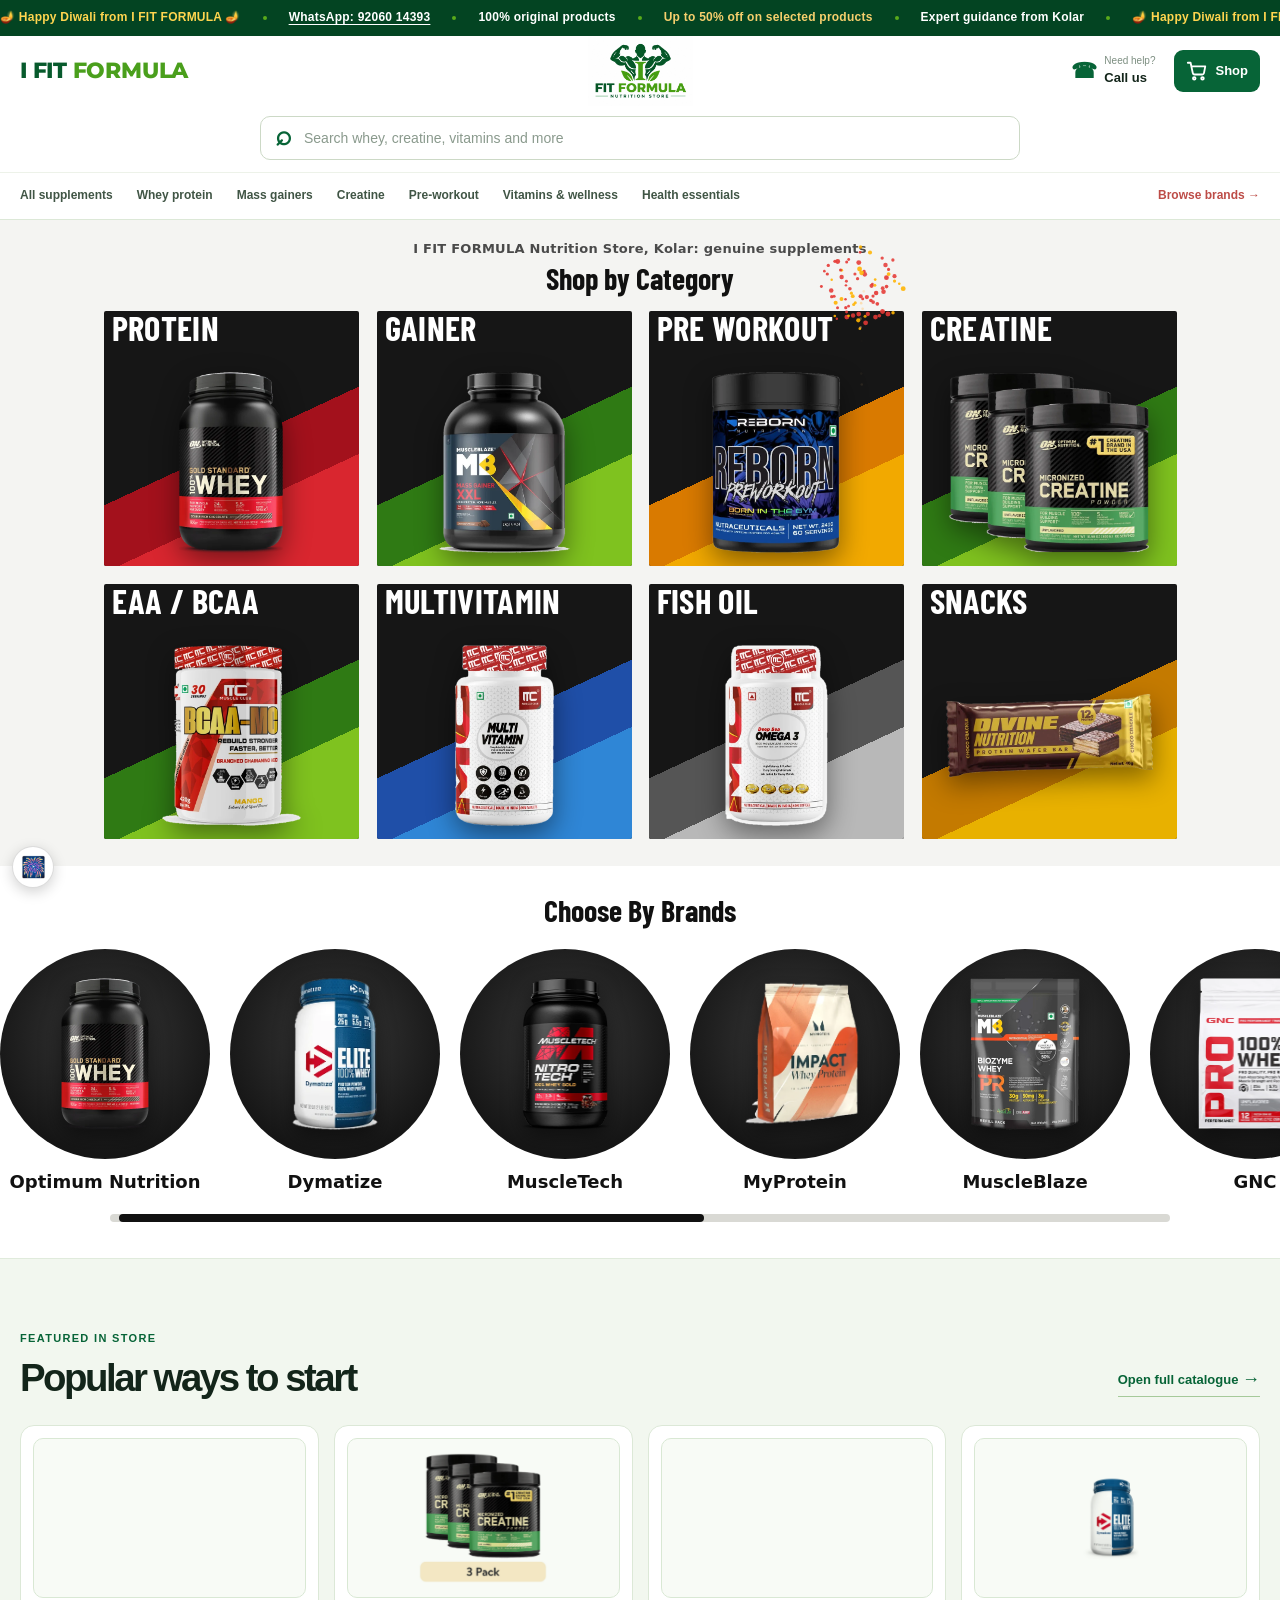
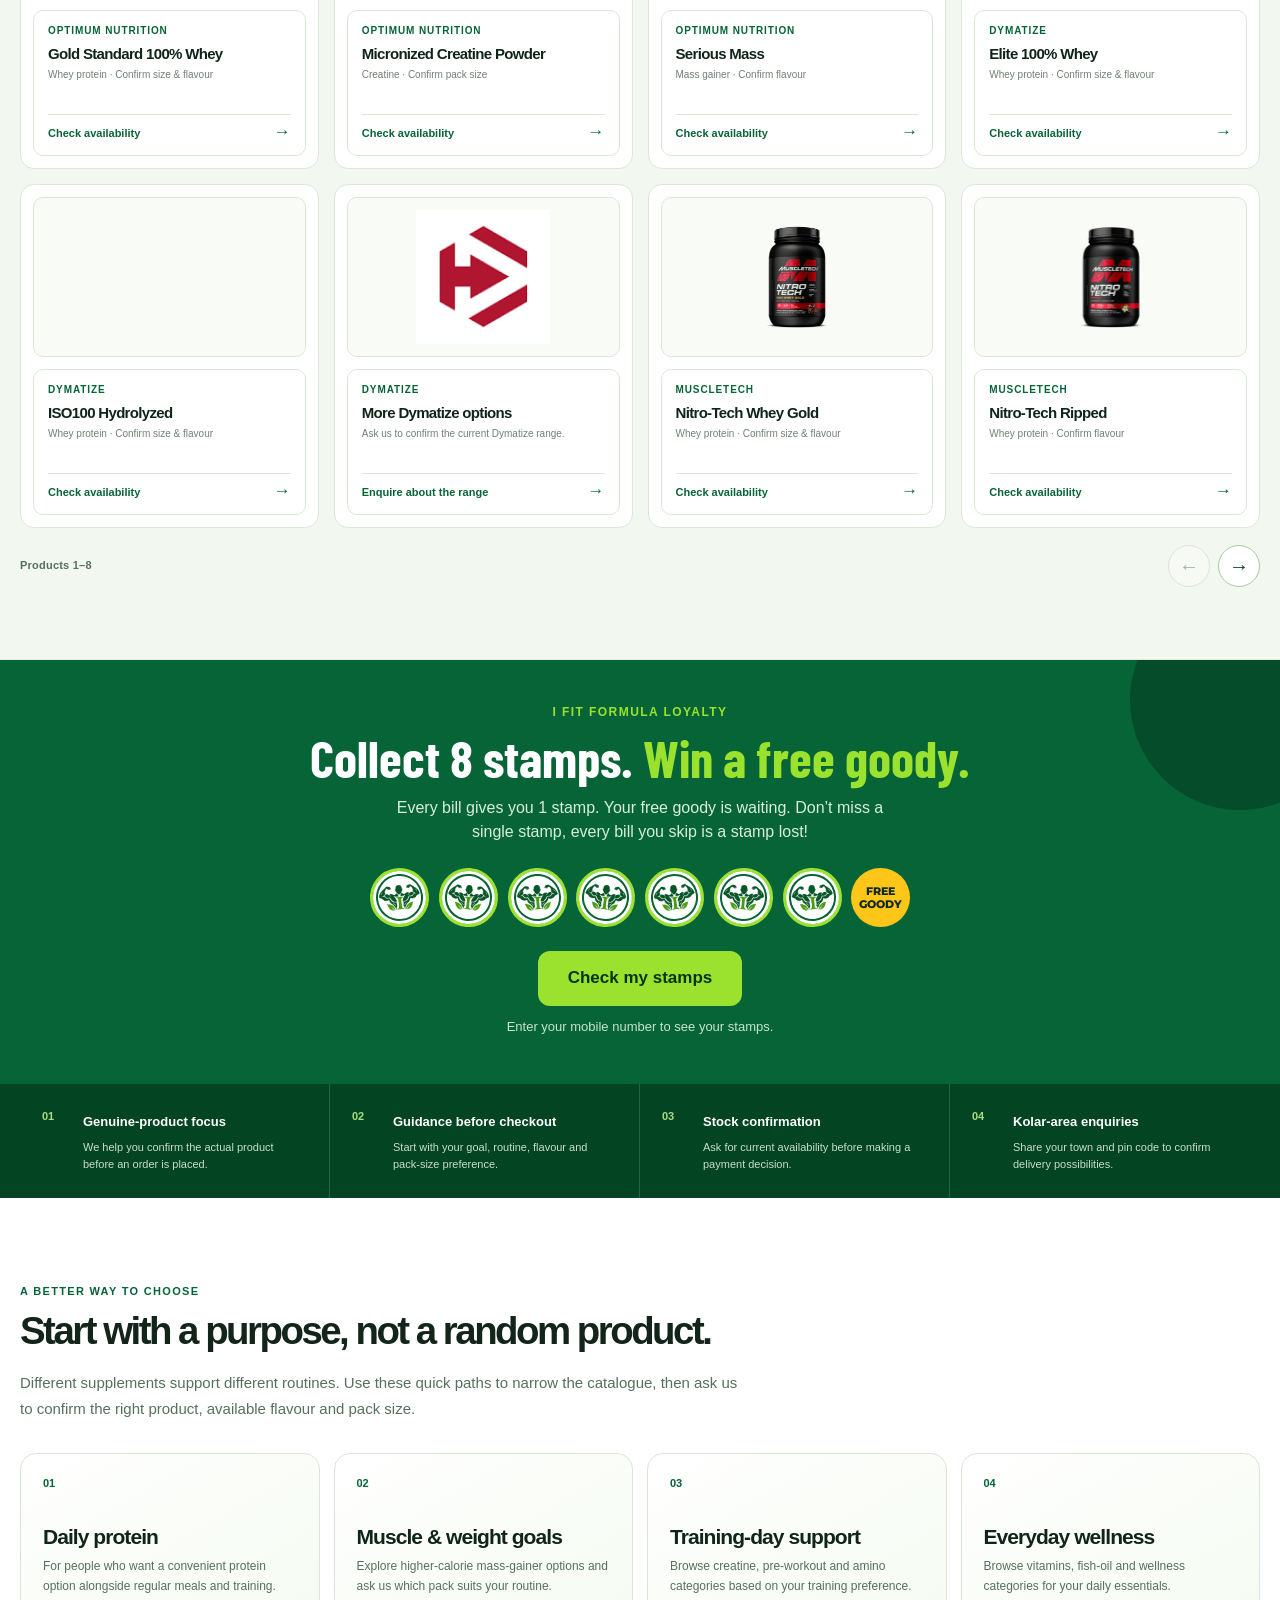
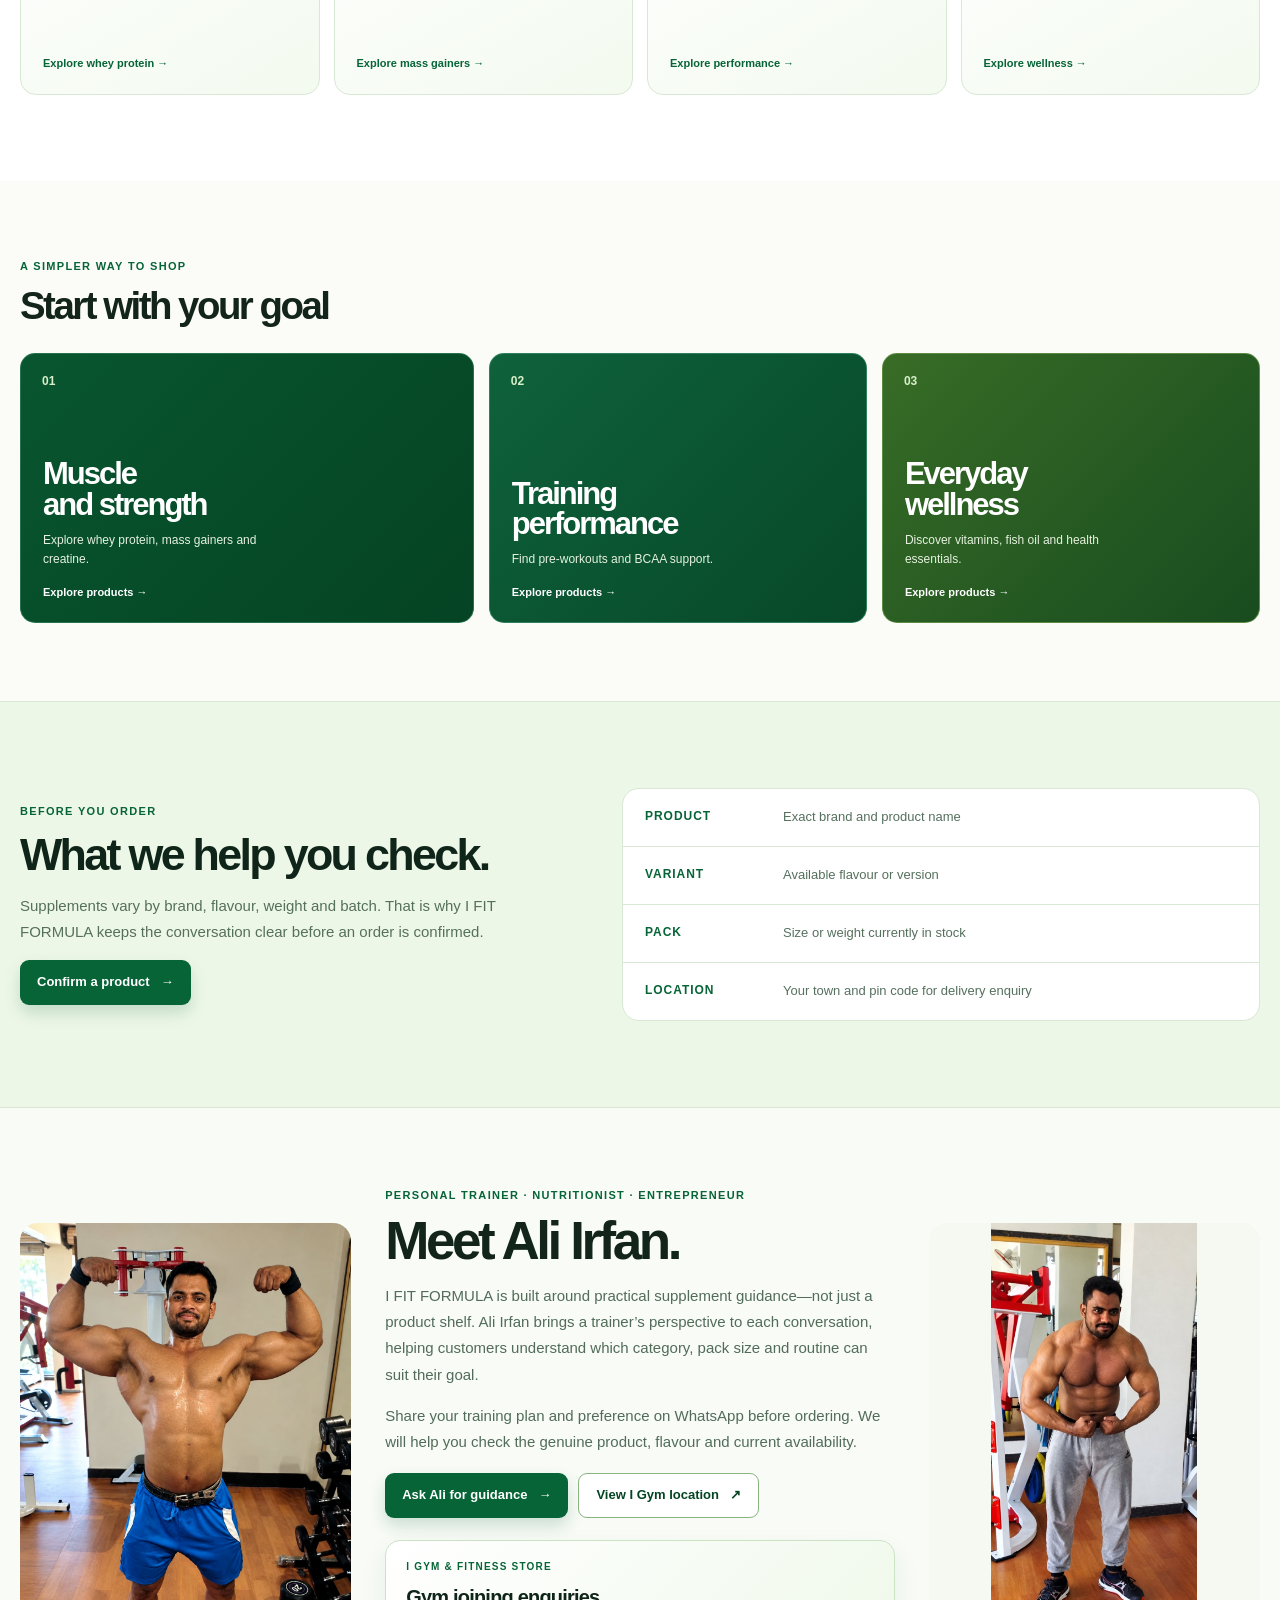
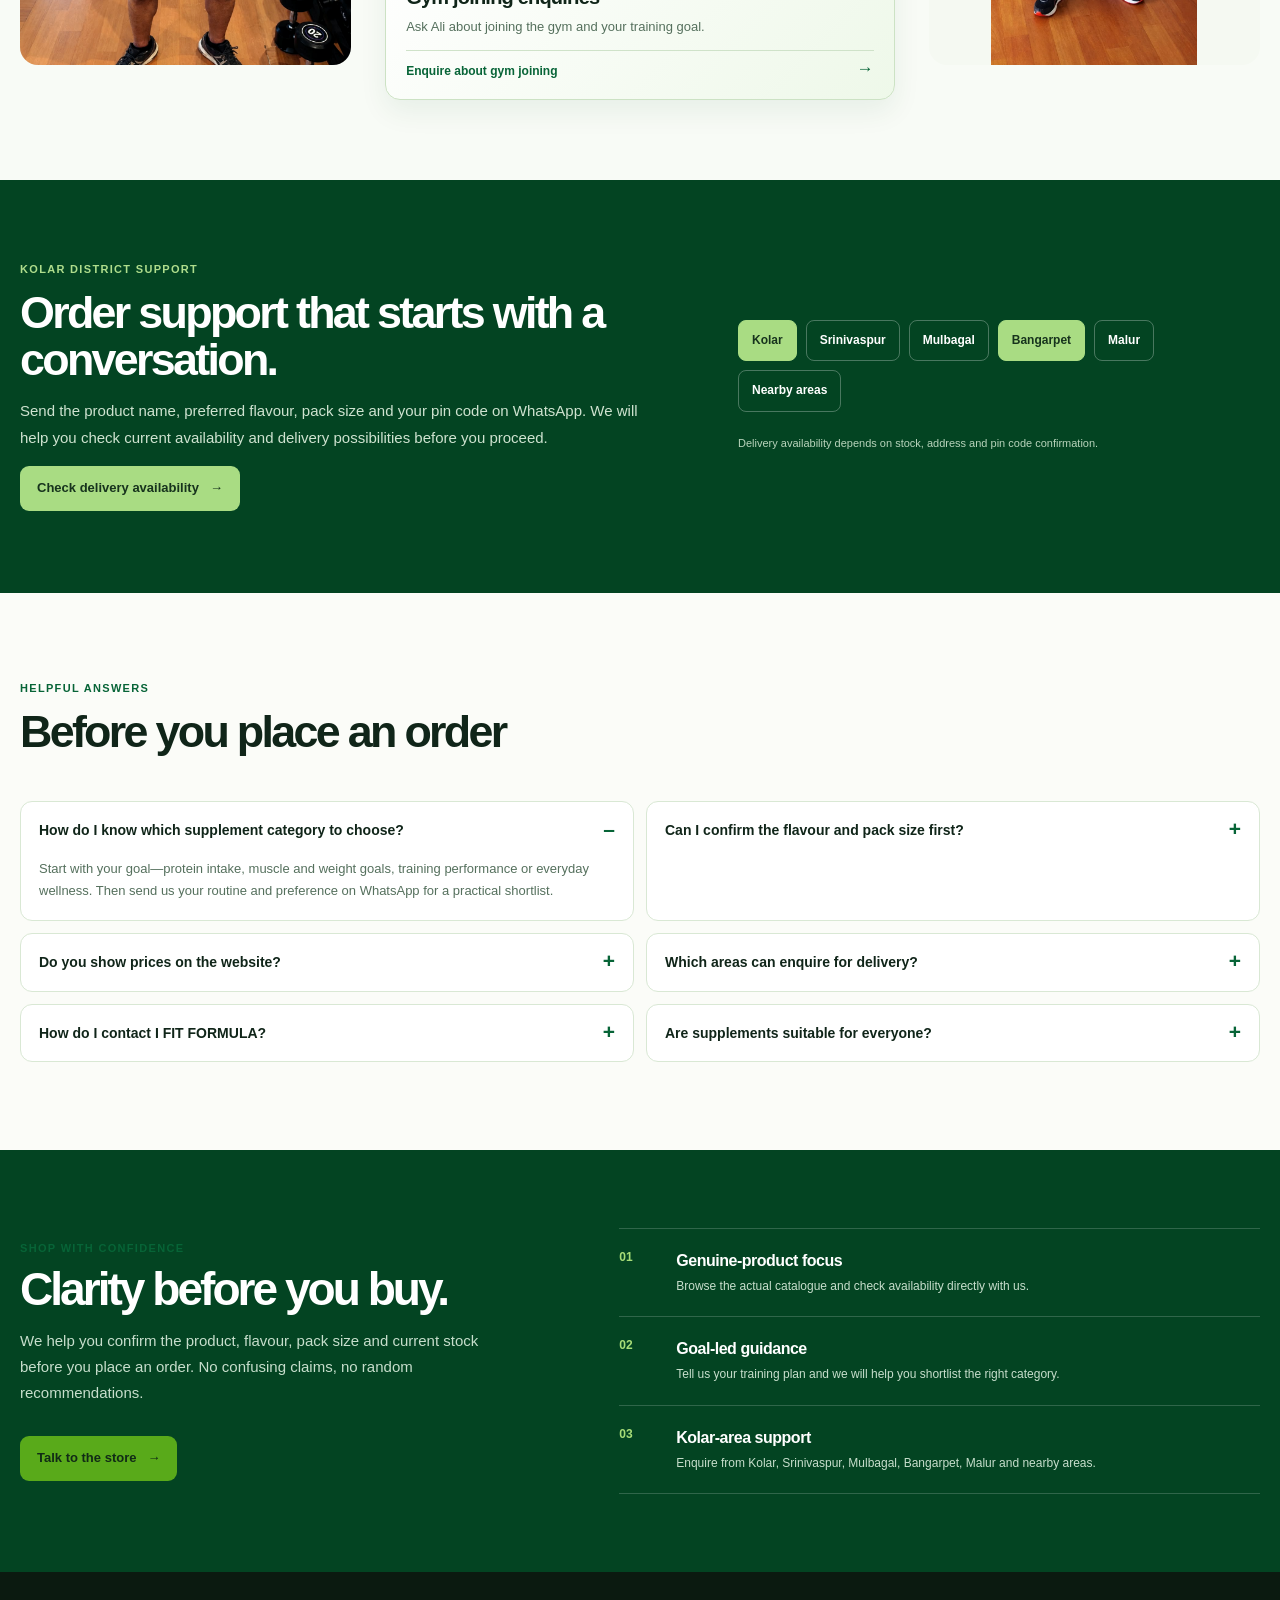
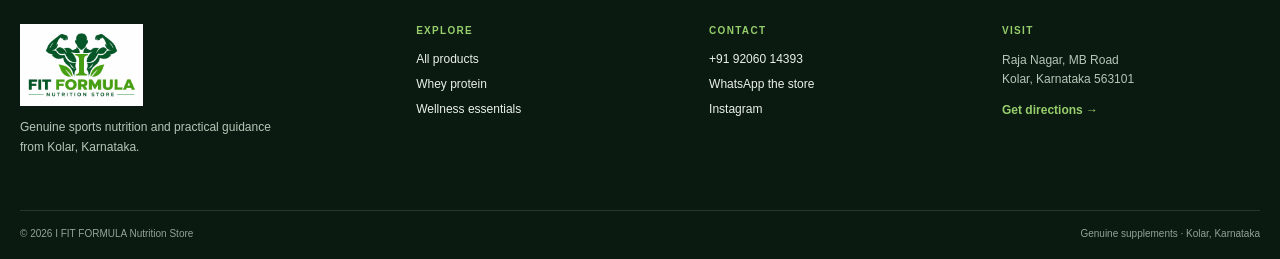
<file: index.html>
<!doctype html>
<html lang="en-IN">
<head>
  <meta charset="utf-8"/>
  <meta name="viewport" content="width=device-width, initial-scale=1"/>
  <title>I FIT FORMULA Nutrition Store | Genuine Supplements in Kolar</title>
  <meta name="description" content="Browse genuine whey protein, creatine, mass gainers, pre-workout, vitamins and wellness essentials at I FIT FORMULA Nutrition Store, Kolar. Call or WhatsApp 9206014393 for stock and delivery enquiries."/>
  <meta name="keywords" content="supplement store Kolar, whey protein Kolar, creatine Kolar, mass gainer Kolar, sports nutrition Kolar, supplements Srinivaspur, supplements Mulbagal, supplements Bangarpet, supplements Malur"/>
  <meta name="robots" content="index,follow,max-image-preview:large"/>
  <link rel="canonical" href="https://ifitformula.co.in/"/>
  <link rel="manifest" href="site.webmanifest"/>
  <meta name="theme-color" content="#034422"/>
  <meta property="og:type" content="website"/>
  <meta property="og:title" content="I FIT FORMULA Nutrition Store | Kolar"/>
  <meta property="og:description" content="Genuine sports nutrition and wellness essentials in Kolar. Check product availability on WhatsApp."/>
  <meta property="og:url" content="https://ifitformula.co.in/"/>
  <meta property="og:image" content="https://ifitformula.co.in/ifitlogo.jpeg"/>
  <script type="application/ld+json">
  {"@context":"https://schema.org","@type":["Store","LocalBusiness"],"name":"I FIT FORMULA Nutrition Store","url":"https://ifitformula.co.in/","telephone":"+919206014393","image":"https://ifitformula.co.in/ifitlogo.jpeg","priceRange":"₹₹","address":{"@type":"PostalAddress","streetAddress":"R K Hospital Kolar, 44QJ+J4M, MB Rd, Raja Nagar","addressLocality":"Kolar","addressRegion":"Karnataka","postalCode":"563101","addressCountry":"IN"},"areaServed":["Kolar","Srinivaspur","Mulbagal","Bangarpet","Malur"],"hasOfferCatalog":{"@type":"OfferCatalog","name":"Sports nutrition and wellness essentials","itemListElement":[{"@type":"OfferCatalog","name":"Whey Protein"},{"@type":"OfferCatalog","name":"Creatine"},{"@type":"OfferCatalog","name":"Mass Gainers"},{"@type":"OfferCatalog","name":"Vitamins and Wellness"}]}}
  </script>
  <link rel="preconnect" href="https://fonts.googleapis.com"/>
  <link rel="preconnect" href="https://fonts.gstatic.com" crossorigin/>
  <link href="https://fonts.googleapis.com/css2?family=Barlow+Condensed:wght@700&family=Montserrat:wght@800&display=swap" rel="stylesheet"/>
  <link rel="stylesheet" href="retail-preview.css"/>
  <link rel="stylesheet" href="retail-logo.css"/>
  <link rel="stylesheet" href="retail-final.css"/>
  <link rel="stylesheet" href="retail-rich.css"/>
  <link rel="stylesheet" href="hero-upgrade.css"/>
  <link rel="stylesheet" href="hero-repair.css"/>
  <style>
    /* Mobile uses separate four-card pages: two columns by two rows. */
    .mobile-product-carousel{display:none;}
    @media(max-width:640px){
      .desktop-product-carousel{display:none;}
      .mobile-product-carousel{display:block;}
      .mobile-product-carousel .carousel-page.product-grid{grid-template-columns:repeat(2,minmax(0,1fr))!important;grid-template-rows:repeat(2,minmax(0,1fr));gap:10px;}
    }

    /* Diwali fireworks */
    #fxCanvas{position:fixed;left:0;top:0;width:100vw;height:100vh;pointer-events:none;z-index:90}
    .fx-toggle{position:fixed;left:12px;bottom:calc(12px + env(safe-area-inset-bottom,0px));width:42px;height:42px;border-radius:50%;border:1px solid rgba(0,0,0,.14);background:#fff;box-shadow:0 4px 14px rgba(0,0,0,.18);font-size:20px;line-height:1;display:grid;place-items:center;cursor:pointer;z-index:95;padding:0}
    .fx-toggle[aria-pressed="false"]{opacity:.55;filter:grayscale(1)}
    .ticker .tick-diwali{color:#ffd54f}

    /* Auto-scrolling announcement bar */
    .utility-bar{overflow:hidden}
    .ticker{display:flex;width:max-content;align-items:center;min-height:36px;animation:ifTicker 34s linear infinite;will-change:transform}
    @media(hover:hover){.utility-bar:hover .ticker{animation-play-state:paused}}
    .ticker-group{display:flex;align-items:center;gap:22px;padding-right:22px;white-space:nowrap}
    .ticker a{text-decoration:underline;text-underline-offset:3px;color:#fff}
    .ticker .utility-dot{display:inline-block;flex:0 0 auto}
    .ticker .tick-offer{color:#f6cf6d}
    @keyframes ifTicker{from{transform:translateX(0)}to{transform:translateX(-50%)}}
    @media(prefers-reduced-motion:reduce){.utility-bar{overflow-x:auto}.ticker{animation:none}}
    @media(max-width:680px){.ticker{min-height:34px;font-size:11px}}
    /* Header cart button */
    .cart-link{gap:8px!important}
    .cart-link .cart-icon{display:block;flex:0 0 auto}
    .cart-link .cart-text{font-style:normal;font-size:13px;font-weight:700;display:inline!important}

    /* Centered logo header: logo in the middle, cart on the right, search below */
    .top-header{grid-template-columns:1fr auto 1fr;row-gap:10px;min-height:76px}
    .top-header .brand-lockup{grid-column:2;grid-row:1;justify-content:center}
    .top-header .full-logo{object-position:center center}
    .top-header .header-actions{grid-column:3;grid-row:1;justify-self:end}
    .top-header .site-search{grid-column:1/-1;grid-row:2;width:100%;max-width:760px;justify-self:center;margin-bottom:12px}

    .top-header .hdr-name{grid-column:1;grid-row:1;justify-self:start;align-self:center;white-space:nowrap;font:800 clamp(10px,3.4vw,15px)/1 'Montserrat','Arial Black',Arial,sans-serif;letter-spacing:-.01em;text-transform:uppercase;text-decoration:none}
    .hdr-name .n-dark{color:#075a2c}
    .hdr-name .n-leaf{color:#4a9f1c}
    @media(max-width:680px){.top-header{column-gap:8px}.top-header .full-logo{width:92px;height:58px}}
    @media(min-width:681px){.top-header .hdr-name{font-size:22px}}
    /* Shop by Category grid */
    .cat-grid-section{padding:20px 0 28px;background:#f4f4f2}
    .cat-grid-section .cat-h1{margin:0 0 4px;padding:0 14px;text-align:center;font:600 13px/1.4 system-ui,sans-serif;letter-spacing:.02em;text-transform:none;color:#4a4a4a}
    .cat-grid-section .cat-title{margin:0 0 16px;text-align:center;font:700 30px/1.1 'Barlow Condensed','Arial Narrow',Arial,sans-serif;letter-spacing:0;text-transform:none;color:#111}
    .cat-grid{display:grid;grid-template-columns:repeat(2,minmax(0,1fr));gap:14px;max-width:1100px;margin:0 auto;padding:0 14px}
    .cat-card{position:relative;display:block;aspect-ratio:1/1;overflow:hidden;background:#161616;color:#fff;text-decoration:none;border-radius:2px;container-type:inline-size}
    .cat-card::before{content:"";position:absolute;inset:0;background:linear-gradient(155deg,transparent 0 52%,var(--c1) 52% 70%,var(--c2) 70% 100%)}
    .cat-card .cat-name{position:relative;z-index:2;margin:0;padding:8cqw 3cqw 0;text-align:center;color:#fff;font:700 13.5cqw/1 'Barlow Condensed','Arial Narrow',Arial,sans-serif;white-space:nowrap;text-transform:uppercase;letter-spacing:.01em}
    /* Cut-out product sits directly on the card, layered over the stripes */
    .cat-card .cat-img{position:absolute;left:7%;right:7%;bottom:3%;height:75%;display:flex;align-items:center;justify-content:center}
    .cat-card .cat-img img{max-width:100%;max-height:100%;width:auto;height:auto;object-fit:contain;display:block;filter:drop-shadow(0 10px 14px rgba(0,0,0,.45))}
    .cat-card:focus-visible{outline:3px solid #8ee26b;outline-offset:2px}
    .c-red{--c1:#a3111c;--c2:#d9262f}
    .c-green{--c1:#2f7a14;--c2:#7fc21f}
    .c-orange{--c1:#d97a00;--c2:#f2a900}
    .c-blue{--c1:#1f4fa8;--c2:#2f86d6}
    .c-grey{--c1:#555;--c2:#b8b8b8}
    .c-amber{--c1:#c47a00;--c2:#e8b100}
    @media(min-width:768px){.cat-grid{grid-template-columns:repeat(4,minmax(0,1fr));gap:18px}}

    /* Choose By Brands: round cards, swipe sideways, bar underneath */
    .brand-scroll-section{padding:28px 0 36px;background:#fff}
    .brand-scroll-section .brand-title{margin:0 0 18px;text-align:center;font:700 30px/1.1 'Barlow Condensed','Arial Narrow',Arial,sans-serif;letter-spacing:0;text-transform:none;color:#111}
    .brand-row{display:flex;gap:20px;overflow-x:auto;scroll-snap-type:x mandatory;padding:4px 20px 14px;scrollbar-width:none;-webkit-overflow-scrolling:touch}
    .brand-row::-webkit-scrollbar{display:none}
    .brand-row:focus-visible{outline:3px solid #8ee26b;outline-offset:2px}
    .brand-item{flex:0 0 auto;width:clamp(140px,40vw,210px);scroll-snap-align:start;text-align:center;text-decoration:none;color:#111}
    .brand-circle{display:flex;align-items:center;justify-content:center;aspect-ratio:1/1;border-radius:50%;overflow:hidden;background:radial-gradient(circle at 50% 42%,#3a3a3a 0,#161616 72%)}
    .brand-circle img{width:auto;height:auto;max-width:64%;max-height:76%;object-fit:contain;display:block;filter:drop-shadow(0 8px 10px rgba(0,0,0,.5))}
    .brand-name{display:block;margin-top:12px;font:600 18px/1.25 system-ui,sans-serif;color:#111}
    .brand-bar{position:relative;height:8px;margin:6px 20px 0;max-width:1060px;background:#d9d9d4;border-radius:4px;overflow:hidden;cursor:pointer}
    @media(min-width:1140px){.brand-bar{margin-left:auto;margin-right:auto}}
    .brand-bar-thumb{position:absolute;top:0;bottom:0;left:0;width:40%;background:#111;border-radius:4px}
      /* loyalty stamps section */
    .stamp-section{background:#076437;color:#fff;padding:44px 0 48px;text-align:center;position:relative;overflow:hidden}
    .stamp-section:before{content:"";position:absolute;right:-70px;top:-70px;width:220px;height:220px;border-radius:50%;background:#054d2a}
    .stamp-inner{position:relative}
    .stamp-section .overline{color:#9be22f!important;margin:0 0 8px;font-size:12px!important}
    .stamp-section h2{margin:0;font:700 clamp(34px,8vw,52px)/1.05 'Barlow Condensed','Arial Narrow',Arial,sans-serif;letter-spacing:0;text-transform:none;color:#fff}
    .stamp-section h2 span{color:#9be22f}
    .stamp-sub{max-width:520px;margin:12px auto 0;font-size:16px;line-height:1.5;color:#d8efdd}
    .stamp-row{display:grid;grid-template-columns:repeat(4,1fr);gap:10px;max-width:300px;margin:24px auto}
    @media(min-width:600px){.stamp-row{grid-template-columns:repeat(8,1fr);max-width:540px}}
    .stamp-seal,.stamp-gift{aspect-ratio:1;border-radius:50%;display:grid;place-items:center}
    .stamp-seal{background:#fff;border:3px solid #9be22f;box-shadow:inset 0 0 0 3px #fff,inset 0 0 0 5px #076437}
    .stamp-seal img{width:78%;height:auto}
    .stamp-seal:nth-child(1){transform:rotate(-6deg)}.stamp-seal:nth-child(2){transform:rotate(5deg)}.stamp-seal:nth-child(3){transform:rotate(-4deg)}.stamp-seal:nth-child(4){transform:rotate(7deg)}.stamp-seal:nth-child(5){transform:rotate(-7deg)}.stamp-seal:nth-child(6){transform:rotate(4deg)}.stamp-seal:nth-child(7){transform:rotate(-5deg)}
    .stamp-gift{background:#ffc61a;color:#10281a;font:800 11px/1.15 Montserrat,Arial,sans-serif;text-align:center}
    .stamp-btn{display:inline-block;background:#9be22f;color:#08330f;font-weight:800;font-size:17px;padding:15px 30px;border-radius:12px;text-decoration:none}
    .stamp-btn:hover,.stamp-btn:focus-visible{background:#b3ee55}
    .stamp-note{margin:12px 0 0;font-size:13px;color:#c5e6cc}
  </style>
</head>
<body>
  <canvas id="fxCanvas" aria-hidden="true"></canvas>
  <button id="fxToggle" class="fx-toggle" type="button" aria-pressed="true" aria-label="Turn Diwali fireworks off" title="Fireworks on/off">🎆</button>
  <div class="utility-bar" role="region" aria-label="Store announcements"><div class="ticker"><div class="ticker-group"><span class="tick-diwali">🪔 Happy Diwali from I FIT FORMULA 🪔</span><i class="utility-dot"></i><a href="https://wa.me/919206014393" target="_blank" rel="noopener noreferrer">WhatsApp: 92060 14393</a><i class="utility-dot"></i><span>100% original products</span><i class="utility-dot"></i><span class="tick-offer">Up to 50% off on selected products</span><i class="utility-dot"></i><span>Expert guidance from Kolar</span><i class="utility-dot"></i><span class="tick-diwali">🪔 Happy Diwali from I FIT FORMULA 🪔</span><i class="utility-dot"></i><a href="https://wa.me/919206014393" target="_blank" rel="noopener noreferrer">WhatsApp: 92060 14393</a><i class="utility-dot"></i><span>100% original products</span><i class="utility-dot"></i><span class="tick-offer">Up to 50% off on selected products</span><i class="utility-dot"></i><span>Expert guidance from Kolar</span><i class="utility-dot"></i></div><div class="ticker-group" aria-hidden="true"><span class="tick-diwali">🪔 Happy Diwali from I FIT FORMULA 🪔</span><i class="utility-dot"></i><a href="https://wa.me/919206014393" target="_blank" rel="noopener noreferrer" tabindex="-1">WhatsApp: 92060 14393</a><i class="utility-dot"></i><span>100% original products</span><i class="utility-dot"></i><span class="tick-offer">Up to 50% off on selected products</span><i class="utility-dot"></i><span>Expert guidance from Kolar</span><i class="utility-dot"></i><span class="tick-diwali">🪔 Happy Diwali from I FIT FORMULA 🪔</span><i class="utility-dot"></i><a href="https://wa.me/919206014393" target="_blank" rel="noopener noreferrer" tabindex="-1">WhatsApp: 92060 14393</a><i class="utility-dot"></i><span>100% original products</span><i class="utility-dot"></i><span class="tick-offer">Up to 50% off on selected products</span><i class="utility-dot"></i><span>Expert guidance from Kolar</span><i class="utility-dot"></i></div></div></div>

  <header class="site-header">
    <div class="shell top-header">
      <a class="hdr-name" href="#top" aria-label="I FIT FORMULA"><span class="n-dark">I FIT</span> <span class="n-leaf">FORMULA</span></a>
      <a class="brand-lockup" href="#top" aria-label="I FIT FORMULA home"><img class="full-logo" src="ifitlogo.jpeg?v=20260907" alt="I FIT FORMULA Nutrition Store"/></a>
      <label class="site-search" for="homeSearch"><span aria-hidden="true">⌕</span><input id="homeSearch" type="search" placeholder="Search whey, creatine, vitamins and more" onkeydown="if(event.key==='Enter') location.href='products.html'"/></label>
      <div class="header-actions"><a class="help-link" href="tel:+919206014393"><span aria-hidden="true">☎</span><span><small>Need help?</small>Call us</span></a><a class="cart-link" href="products.html" aria-label="Shop and cart"><svg class="cart-icon" width="22" height="22" viewBox="0 0 24 24" fill="none" stroke="currentColor" stroke-width="2" stroke-linecap="round" stroke-linejoin="round" aria-hidden="true"><circle cx="9" cy="20" r="1.4"/><circle cx="18" cy="20" r="1.4"/><path d="M2 3h3l2.4 11.2a2 2 0 0 0 2 1.6h8.2a2 2 0 0 0 2-1.5L21 7H6"/></svg><em class="cart-text">Shop</em></a></div>
    </div>
    <nav class="category-nav" aria-label="Shop categories"><div class="shell category-nav-inner">
      <a href="products.html">All supplements</a><a href="products.html#/category/whey">Whey protein</a><a href="products.html#/category/mass">Mass gainers</a><a href="products.html#/category/creatine">Creatine</a><a href="products.html#/category/preworkout">Pre-workout</a><a href="products.html#/category/vitamins">Vitamins &amp; wellness</a><a href="products.html#/category/health">Health essentials</a><a class="nav-offer" href="products.html">Browse brands →</a>
    </div></nav>
  </header>

  <main id="top">
    <section class="cat-grid-section" aria-labelledby="cat-heading">
      <h1 class="cat-h1">I FIT FORMULA Nutrition Store, Kolar: genuine supplements</h1>
      <h2 class="cat-title" id="cat-heading">Shop by Category</h2>
      <div class="cat-grid">
        <a class="cat-card c-red" href="products.html#/category/whey"><span class="cat-name">Protein</span><span class="cat-img"><img src="assets/cutouts/protein.webp" alt="Optimum Nutrition Gold Standard whey protein" loading="lazy" decoding="async"/></span></a>
        <a class="cat-card c-green" href="products.html#/category/mass"><span class="cat-name">Gainer</span><span class="cat-img"><img src="assets/cutouts/gainer.webp" alt="MuscleBlaze mass gainer" loading="lazy" decoding="async"/></span></a>
        <a class="cat-card c-orange" href="products.html#/category/preworkout"><span class="cat-name">Pre Workout</span><span class="cat-img"><img src="assets/cutouts/preworkout.webp" alt="Pre-workout supplement" loading="lazy" decoding="async"/></span></a>
        <a class="cat-card c-green" href="products.html#/category/creatine"><span class="cat-name">Creatine</span><span class="cat-img"><img src="assets/cutouts/creatine.webp" alt="Optimum Nutrition creatine" loading="lazy" decoding="async"/></span></a>
        <a class="cat-card c-green" href="products.html#/category/bcaa"><span class="cat-name">EAA / BCAA</span><span class="cat-img"><img src="assets/cutouts/bcaa.webp" alt="Muscle Club BCAA" loading="lazy" decoding="async"/></span></a>
        <a class="cat-card c-blue" href="products.html#/category/vitamins"><span class="cat-name">Multivitamin</span><span class="cat-img"><img src="assets/cutouts/multivitamin.webp" alt="Muscle Club multivitamin" loading="lazy" decoding="async"/></span></a>
        <a class="cat-card c-grey" href="products.html#/category/health"><span class="cat-name">Fish Oil</span><span class="cat-img"><img src="assets/cutouts/fishoil.webp" alt="Omega-3 fish oil" loading="lazy" decoding="async"/></span></a>
        <a class="cat-card c-amber" href="products.html#/category/bars"><span class="cat-name">Snacks</span><span class="cat-img"><img src="assets/cutouts/snacks.webp" alt="Divine Nutrition protein wafer bar" loading="lazy" decoding="async"/></span></a>
      </div>
    </section>

    <section class="brand-scroll-section" aria-labelledby="brand-heading">
      <h2 class="brand-title" id="brand-heading">Choose By Brands</h2>
      <div class="brand-row" id="brandRow" tabindex="0" aria-label="Supplement brands, swipe sideways">
        <a class="brand-item" href="products.html#/optimum-nutrition-on"><span class="brand-circle"><img src="assets/cutouts/protein.webp" alt="Optimum Nutrition whey protein" loading="lazy" decoding="async"/></span><span class="brand-name">Optimum Nutrition</span></a>
        <a class="brand-item" href="products.html#/dymatize"><span class="brand-circle"><img src="assets/cutouts/b-dymatize.webp" alt="Dymatize whey protein" loading="lazy" decoding="async"/></span><span class="brand-name">Dymatize</span></a>
        <a class="brand-item" href="products.html#/muscletech"><span class="brand-circle"><img src="assets/cutouts/b-muscletech.webp" alt="MuscleTech whey protein" loading="lazy" decoding="async"/></span><span class="brand-name">MuscleTech</span></a>
        <a class="brand-item" href="products.html#/myprotein"><span class="brand-circle"><img src="assets/cutouts/b-myprotein.webp" alt="MyProtein whey protein" loading="lazy" decoding="async"/></span><span class="brand-name">MyProtein</span></a>
        <a class="brand-item" href="products.html#/muscleblaze"><span class="brand-circle"><img src="assets/cutouts/b-muscleblaze.webp" alt="MuscleBlaze whey protein" loading="lazy" decoding="async"/></span><span class="brand-name">MuscleBlaze</span></a>
        <a class="brand-item" href="products.html#/gnc"><span class="brand-circle"><img src="assets/cutouts/b-gnc.webp" alt="GNC whey protein" loading="lazy" decoding="async"/></span><span class="brand-name">GNC</span></a>
        <a class="brand-item" href="products.html#/avvatar"><span class="brand-circle"><img src="assets/cutouts/b-avvatar.webp" alt="Avvatar whey protein" loading="lazy" decoding="async"/></span><span class="brand-name">Avvatar</span></a>
        <a class="brand-item" href="products.html#/labrada"><span class="brand-circle"><img src="assets/cutouts/b-labrada.webp" alt="Labrada whey protein" loading="lazy" decoding="async"/></span><span class="brand-name">Labrada</span></a>
        <a class="brand-item" href="products.html#/isopure"><span class="brand-circle"><img src="assets/cutouts/b-isopure.webp" alt="Isopure whey protein" loading="lazy" decoding="async"/></span><span class="brand-name">Isopure</span></a>
        <a class="brand-item" href="products.html#/ultimate-nutrition"><span class="brand-circle"><img src="assets/cutouts/b-ultimate.webp" alt="Ultimate Nutrition whey protein" loading="lazy" decoding="async"/></span><span class="brand-name">Ultimate Nutrition</span></a>
      </div>
      <div class="brand-bar" id="brandBar" aria-hidden="true"><span class="brand-bar-thumb" id="brandThumb"></span></div>
    </section>

    <section class="product-band"><div class="shell"><div class="section-heading-row"><div><p class="overline">Featured in store</p><h2>Popular ways to start</h2></div><a href="products.html" class="text-link">Open full catalogue <span>→</span></a></div>
      <div class="carousel carousel--products desktop-product-carousel" data-carousel>
        <div class="carousel-viewport"><div class="carousel-track" id="product-carousel" data-carousel-track tabindex="0" aria-label="Featured products by brand carousel"><div class="carousel-page product-grid" data-slide-label="Products 1–8">
          <article class="product-card" data-brand="Optimum Nutrition"><a class="product-image" href="products.html#/category/whey"><img src="assets/products/catalogue/optimum-nutrition-gold-standard-double-rich-chocolate-2lb.png" alt="Optimum Nutrition Gold Standard 100% Whey" loading="lazy" decoding="async"/></a><div class="product-details"><p>Optimum Nutrition</p><h3>Gold Standard 100% Whey</h3><span>Whey protein · Confirm size &amp; flavour</span><a href="https://wa.me/919206014393?text=Hi%2C%20I%20want%20to%20check%20Optimum%20Nutrition%20Gold%20Standard%20100%25%20Whey." target="_blank" rel="noopener noreferrer">Check availability <b>→</b></a></div></article>
          <article class="product-card" data-brand="Optimum Nutrition"><a class="product-image" href="products.html#/category/creatine"><img src="assets/products/catalogue/optimum-nutrition-micronized-creatine-powder.jpeg" alt="Optimum Nutrition Micronized Creatine Powder" loading="lazy" decoding="async"/></a><div class="product-details"><p>Optimum Nutrition</p><h3>Micronized Creatine Powder</h3><span>Creatine · Confirm pack size</span><a href="https://wa.me/919206014393?text=Hi%2C%20I%20want%20to%20check%20Optimum%20Nutrition%20Micronized%20Creatine%20Powder." target="_blank" rel="noopener noreferrer">Check availability <b>→</b></a></div></article>
          <article class="product-card" data-brand="Optimum Nutrition"><a class="product-image" href="products.html#/category/mass"><img src="assets/products/catalogue/optimum-nutrition-serious-mass-chocolate-5kg.webp" alt="Optimum Nutrition Serious Mass" loading="lazy" decoding="async"/></a><div class="product-details"><p>Optimum Nutrition</p><h3>Serious Mass</h3><span>Mass gainer · Confirm flavour</span><a href="https://wa.me/919206014393?text=Hi%2C%20I%20want%20to%20check%20Optimum%20Nutrition%20Serious%20Mass." target="_blank" rel="noopener noreferrer">Check availability <b>→</b></a></div></article>
          <article class="product-card" data-brand="Dymatize"><a class="product-image" href="products.html#/category/whey"><img src="assets/products/catalogue/dymatize-elite-100-whey.png" alt="Dymatize Elite 100% Whey" loading="lazy" decoding="async"/></a><div class="product-details"><p>Dymatize</p><h3>Elite 100% Whey</h3><span>Whey protein · Confirm size &amp; flavour</span><a href="https://wa.me/919206014393?text=Hi%2C%20I%20want%20to%20check%20Dymatize%20Elite%20100%25%20Whey." target="_blank" rel="noopener noreferrer">Check availability <b>→</b></a></div></article>
          <article class="product-card" data-brand="Dymatize"><a class="product-image" href="products.html#/category/whey"><img src="assets/products/catalogue/dymatize-iso100-gourmet-chocolate-5lb.jpg" alt="Dymatize ISO100 Hydrolyzed" loading="lazy" decoding="async"/></a><div class="product-details"><p>Dymatize</p><h3>ISO100 Hydrolyzed</h3><span>Whey protein · Confirm size &amp; flavour</span><a href="https://wa.me/919206014393?text=Hi%2C%20I%20want%20to%20check%20Dymatize%20ISO100%20Hydrolyzed." target="_blank" rel="noopener noreferrer">Check availability <b>→</b></a></div></article>
          <article class="product-card product-card--brand-enquiry" data-brand="Dymatize"><div class="product-image"><img src="assets/brands/dymatize.png" alt="Dymatize logo" loading="lazy" decoding="async"/></div><div class="product-details"><p>Dymatize</p><h3>More Dymatize options</h3><span>Ask us to confirm the current Dymatize range.</span><a href="https://wa.me/919206014393?text=Hi%2C%20I%20would%20like%20to%20check%20the%20available%20Dymatize%20range." target="_blank" rel="noopener noreferrer">Enquire about the range <b>→</b></a></div></article>
          <article class="product-card" data-brand="MuscleTech"><a class="product-image" href="products.html#/category/whey"><img src="assets/products/catalogue/muscletech-nitro-tech-whey-gold.png" alt="MuscleTech Nitro-Tech Whey Gold" loading="lazy" decoding="async"/></a><div class="product-details"><p>MuscleTech</p><h3>Nitro-Tech Whey Gold</h3><span>Whey protein · Confirm size &amp; flavour</span><a href="https://wa.me/919206014393?text=Hi%2C%20I%20want%20to%20check%20MuscleTech%20Nitro-Tech%20Whey%20Gold." target="_blank" rel="noopener noreferrer">Check availability <b>→</b></a></div></article>
          <article class="product-card" data-brand="MuscleTech"><a class="product-image" href="products.html#/category/whey"><img src="assets/products/catalogue/muscletech-nitro-tech-ripped-french-vanilla-2lb.png" alt="MuscleTech Nitro-Tech Ripped" loading="lazy" decoding="async"/></a><div class="product-details"><p>MuscleTech</p><h3>Nitro-Tech Ripped</h3><span>Whey protein · Confirm flavour</span><a href="https://wa.me/919206014393?text=Hi%2C%20I%20want%20to%20check%20MuscleTech%20Nitro-Tech%20Ripped." target="_blank" rel="noopener noreferrer">Check availability <b>→</b></a></div></article>
        </div><div class="carousel-page product-grid" data-slide-label="Products 9–15">
          <article class="product-card" data-brand="MuscleTech"><a class="product-image" href="products.html#/category/creatine"><img src="assets/products/catalogue/48-muscletech-platinum-creatine-250g.jpg" alt="MuscleTech Platinum 100% Creatine" loading="lazy" decoding="async"/></a><div class="product-details"><p>MuscleTech</p><h3>Platinum 100% Creatine</h3><span>Creatine · Confirm pack size</span><a href="https://wa.me/919206014393?text=Hi%2C%20I%20want%20to%20check%20MuscleTech%20Platinum%20100%25%20Creatine." target="_blank" rel="noopener noreferrer">Check availability <b>→</b></a></div></article>
          <article class="product-card" data-brand="MyProtein"><a class="product-image" href="products.html#/category/whey"><img src="assets/products/catalogue/myprotein-impact-whey.webp" alt="MyProtein Impact Whey Protein" loading="lazy" decoding="async"/></a><div class="product-details"><p>MyProtein</p><h3>Impact Whey Protein</h3><span>Whey protein · Confirm size &amp; flavour</span><a href="https://wa.me/919206014393?text=Hi%2C%20I%20want%20to%20check%20MyProtein%20Impact%20Whey%20Protein." target="_blank" rel="noopener noreferrer">Check availability <b>→</b></a></div></article>
          <article class="product-card" data-brand="MyProtein"><a class="product-image" href="products.html#/category/health"><img src="assets/products/catalogue/49-myprotein-essential-omega-3-softgels.jpg" alt="MyProtein Essential Omega-3" loading="lazy" decoding="async"/></a><div class="product-details"><p>MyProtein</p><h3>Essential Omega-3</h3><span>Wellness support · Confirm pack</span><a href="https://wa.me/919206014393?text=Hi%2C%20I%20want%20to%20check%20MyProtein%20Essential%20Omega-3." target="_blank" rel="noopener noreferrer">Check availability <b>→</b></a></div></article>
          <article class="product-card product-card--brand-enquiry" data-brand="MyProtein"><div class="product-image"><img src="assets/brands/myprotein.png" alt="MyProtein logo" loading="lazy" decoding="async"/></div><div class="product-details"><p>MyProtein</p><h3>More MyProtein options</h3><span>Ask us to confirm the current MyProtein range.</span><a href="https://wa.me/919206014393?text=Hi%2C%20I%20would%20like%20to%20check%20the%20available%20MyProtein%20range." target="_blank" rel="noopener noreferrer">Enquire about the range <b>→</b></a></div></article>
          <article class="product-card" data-brand="MuscleBlaze"><a class="product-image" href="products.html#/category/whey"><img src="assets/products/catalogue/muscleblaze-biozyme-whey-pr.jpg" alt="MuscleBlaze Biozyme Whey PR" loading="lazy" decoding="async"/></a><div class="product-details"><p>MuscleBlaze</p><h3>Biozyme Whey PR</h3><span>Whey protein · Confirm size &amp; flavour</span><a href="https://wa.me/919206014393?text=Hi%2C%20I%20want%20to%20check%20MuscleBlaze%20Biozyme%20Whey%20PR." target="_blank" rel="noopener noreferrer">Check availability <b>→</b></a></div></article>
          <article class="product-card" data-brand="MuscleBlaze"><a class="product-image" href="products.html#/category/whey"><img src="assets/products/catalogue/muscleblaze-biozyme-iso-zero-low-carb.jpg" alt="MuscleBlaze Biozyme ISO Zero Low Carb" loading="lazy" decoding="async"/></a><div class="product-details"><p>MuscleBlaze</p><h3>Biozyme ISO Zero</h3><span>Whey protein · Confirm size &amp; flavour</span><a href="https://wa.me/919206014393?text=Hi%2C%20I%20want%20to%20check%20MuscleBlaze%20Biozyme%20ISO%20Zero." target="_blank" rel="noopener noreferrer">Check availability <b>→</b></a></div></article>
          <article class="product-card" data-brand="MuscleBlaze"><a class="product-image" href="products.html#/category/creatine"><img src="assets/products/catalogue/muscleblaze-mb-creamp-micronised-creatine-monohydrate.jpg" alt="MuscleBlaze MB CreAMP Micronised Creatine Monohydrate" loading="lazy" decoding="async"/></a><div class="product-details"><p>MuscleBlaze</p><h3>MB CreAMP Creatine</h3><span>Creatine · Confirm pack size</span><a href="https://wa.me/919206014393?text=Hi%2C%20I%20want%20to%20check%20MuscleBlaze%20MB%20CreAMP%20Creatine." target="_blank" rel="noopener noreferrer">Check availability <b>→</b></a></div></article>
          <article class="product-card product-card--catalogue-cta"><div class="product-image"><img src="ifitlogo.jpeg" alt="I FIT FORMULA Nutrition Store logo" loading="lazy" decoding="async"/></div><div class="product-details"><p>I FIT FORMULA</p><h3>Explore the full catalogue</h3><span>See the wider supplement range and confirm availability.</span><a href="products.html">Open full catalogue <b>→</b></a></div></article>
        </div></div></div>
        <div class="carousel-footer"><p class="carousel-status" data-carousel-status aria-live="off"></p><div class="carousel-controls"><button class="carousel-button" type="button" data-carousel-prev aria-controls="product-carousel" aria-label="Show previous products">←</button><button class="carousel-button" type="button" data-carousel-next aria-controls="product-carousel" aria-label="Show next products">→</button></div></div>
      </div>
      <div class="carousel carousel--products mobile-product-carousel" data-carousel>
        <div class="carousel-viewport"><div class="carousel-track" id="product-carousel-mobile" data-carousel-track tabindex="0" aria-label="Featured products carousel, four products per slide"></div></div>
        <div class="carousel-footer"><p class="carousel-status" data-carousel-status aria-live="off"></p><div class="carousel-controls"><button class="carousel-button" type="button" data-carousel-prev aria-controls="product-carousel-mobile" aria-label="Show previous products">←</button><button class="carousel-button" type="button" data-carousel-next aria-controls="product-carousel-mobile" aria-label="Show next products">→</button></div></div>
      </div>
    </div></section>

    <section class="stamp-section" aria-labelledby="stamp-heading"><div class="shell stamp-inner">
      <p class="overline">I FIT FORMULA loyalty</p>
      <h2 id="stamp-heading">Collect 8 stamps. <span>Win a free goody.</span></h2>
      <p class="stamp-sub">Every bill gives you 1 stamp. Your free goody is waiting. Don’t miss a single stamp, every bill you skip is a stamp lost!</p>
      <div class="stamp-row" aria-hidden="true"><span class="stamp-seal"><img src="assets/stamp-emblem.png" alt="" width="120" height="74" loading="lazy"></span><span class="stamp-seal"><img src="assets/stamp-emblem.png" alt="" width="120" height="74" loading="lazy"></span><span class="stamp-seal"><img src="assets/stamp-emblem.png" alt="" width="120" height="74" loading="lazy"></span><span class="stamp-seal"><img src="assets/stamp-emblem.png" alt="" width="120" height="74" loading="lazy"></span><span class="stamp-seal"><img src="assets/stamp-emblem.png" alt="" width="120" height="74" loading="lazy"></span><span class="stamp-seal"><img src="assets/stamp-emblem.png" alt="" width="120" height="74" loading="lazy"></span><span class="stamp-seal"><img src="assets/stamp-emblem.png" alt="" width="120" height="74" loading="lazy"></span><span class="stamp-gift">FREE<br>GOODY</span></div>
      <a class="stamp-btn" href="https://script.google.com/macros/s/AKfycbxEKiQ36SLvOsnXm4v1wCwPNF_RGIumbHUKKTVogve0nowsu0Z7p7h6RErjwlNeB2Ua/exec" target="_blank" rel="noopener">Check my stamps</a>
      <p class="stamp-note">Enter your mobile number to see your stamps.</p>
    </div></section>

    <section class="proof-strip" aria-label="I FIT FORMULA service promise"><div class="shell proof-grid"><article><span>01</span><div><strong>Genuine-product focus</strong><p>We help you confirm the actual product before an order is placed.</p></div></article><article><span>02</span><div><strong>Guidance before checkout</strong><p>Start with your goal, routine, flavour and pack-size preference.</p></div></article><article><span>03</span><div><strong>Stock confirmation</strong><p>Ask for current availability before making a payment decision.</p></div></article><article><span>04</span><div><strong>Kolar-area enquiries</strong><p>Share your town and pin code to confirm delivery possibilities.</p></div></article></div></section>

    <section class="choice-section"><div class="shell"><div class="section-heading-row"><div><p class="overline">A better way to choose</p><h2>Start with a purpose, not a random product.</h2></div></div><p class="section-intro">Different supplements support different routines. Use these quick paths to narrow the catalogue, then ask us to confirm the right product, available flavour and pack size.</p><div class="choice-grid"><article><span class="choice-number">01</span><h3>Daily protein</h3><p>For people who want a convenient protein option alongside regular meals and training.</p><a href="products.html#/category/whey">Explore whey protein →</a></article><article><span class="choice-number">02</span><h3>Muscle &amp; weight goals</h3><p>Explore higher-calorie mass-gainer options and ask us which pack suits your routine.</p><a href="products.html#/category/mass">Explore mass gainers →</a></article><article><span class="choice-number">03</span><h3>Training-day support</h3><p>Browse creatine, pre-workout and amino categories based on your training preference.</p><a href="products.html#/category/preworkout">Explore performance →</a></article><article><span class="choice-number">04</span><h3>Everyday wellness</h3><p>Browse vitamins, fish-oil and wellness categories for your daily essentials.</p><a href="products.html#/category/vitamins">Explore wellness →</a></article></div></div></section>

    <section class="shell goal-section"><div class="section-heading-row"><div><p class="overline">A simpler way to shop</p><h2>Start with your goal</h2></div></div><div class="goal-grid"><a class="goal-panel goal-strength" href="products.html#/category/whey"><span>01</span><h3>Muscle<br/>and strength</h3><p>Explore whey protein, mass gainers and creatine.</p><b>Explore products →</b></a><a class="goal-panel goal-performance" href="products.html#/category/preworkout"><span>02</span><h3>Training<br/>performance</h3><p>Find pre-workouts and BCAA support.</p><b>Explore products →</b></a><a class="goal-panel goal-wellness" href="products.html#/category/vitamins"><span>03</span><h3>Everyday<br/>wellness</h3><p>Discover vitamins, fish oil and health essentials.</p><b>Explore products →</b></a></div></section>

    <section class="verification-section"><div class="shell verification-grid"><div><p class="overline">Before you order</p><h2>What we help you check.</h2><p>Supplements vary by brand, flavour, weight and batch. That is why I FIT FORMULA keeps the conversation clear before an order is confirmed.</p><a class="button button-primary" href="https://wa.me/919206014393?text=Hi%2C%20I%20would%20like%20to%20confirm%20a%20product%20before%20ordering." target="_blank" rel="noopener noreferrer">Confirm a product <span>→</span></a></div><ol class="checklist"><li><b>Product</b><span>Exact brand and product name</span></li><li><b>Variant</b><span>Available flavour or version</span></li><li><b>Pack</b><span>Size or weight currently in stock</span></li><li><b>Location</b><span>Your town and pin code for delivery enquiry</span></li></ol></div></section>

    <section class="founder-section"><div class="shell founder-grid founder-grid--bodybuilding"><div class="founder-photo founder-photo--bodybuilding"><img src="assets/ali-irfan-bodybuilding-left.jpeg" alt="Ali Irfan bodybuilding at I Gym and Fitness Store"/></div><div class="founder-copy"><p class="overline">Personal Trainer · Nutritionist · Entrepreneur</p><h2>Meet Ali Irfan.</h2><p>I FIT FORMULA is built around practical supplement guidance—not just a product shelf. Ali Irfan brings a trainer’s perspective to each conversation, helping customers understand which category, pack size and routine can suit their goal.</p><p>Share your training plan and preference on WhatsApp before ordering. We will help you check the genuine product, flavour and current availability.</p><div class="founder-actions"><a class="button button-primary" href="https://wa.me/919206014393?text=Hi%2C%20I%20would%20like%20supplement%20guidance." target="_blank" rel="noopener noreferrer">Ask Ali for guidance <span>→</span></a><a class="button button-map" href="https://maps.app.goo.gl/ANGZfUQfvVCJE25H7?g_st=ac" target="_blank" rel="noopener noreferrer">View I Gym location <span>↗</span></a></div><aside class="gym-enquiry-card"><p class="overline">I Gym &amp; Fitness Store</p><h3>Gym joining enquiries</h3><p>Ask Ali about joining the gym and your training goal.</p><a href="https://wa.me/919206014393?text=Hi%2C%20I%20would%20like%20to%20enquire%20about%20joining%20I%20Gym%20%26%20Fitness%20Store." target="_blank" rel="noopener noreferrer">Enquire about gym joining <b>→</b></a></aside></div><div class="founder-photo founder-photo--bodybuilding"><img src="assets/ali-irfan-bodybuilding-right.jpeg" alt="Ali Irfan bodybuilding pose at I Gym and Fitness Store"/></div></div></section>

    <section class="delivery-section"><div class="shell delivery-grid"><div><p class="overline">Kolar district support</p><h2>Order support that starts with a conversation.</h2><p>Send the product name, preferred flavour, pack size and your pin code on WhatsApp. We will help you check current availability and delivery possibilities before you proceed.</p><a class="button button-light" href="https://wa.me/919206014393?text=Hi%2C%20I%20would%20like%20to%20check%20delivery%20for%20my%20location." target="_blank" rel="noopener noreferrer">Check delivery availability <span>→</span></a></div><div class="delivery-towns"><span>Kolar</span><span>Srinivaspur</span><span>Mulbagal</span><span>Bangarpet</span><span>Malur</span><span>Nearby areas</span><p>Delivery availability depends on stock, address and pin code confirmation.</p></div></div></section>

    <section class="faq-section shell"><div class="section-heading-row"><div><p class="overline">Helpful answers</p><h2>Before you place an order</h2></div></div><div class="faq-grid"><details open><summary>How do I know which supplement category to choose?</summary><p>Start with your goal—protein intake, muscle and weight goals, training performance or everyday wellness. Then send us your routine and preference on WhatsApp for a practical shortlist.</p></details><details><summary>Can I confirm the flavour and pack size first?</summary><p>Yes. Please share the product name, preferred flavour and size. We will confirm what is currently available before you decide.</p></details><details><summary>Do you show prices on the website?</summary><p>Stock and variants can change, so the store confirms the current product details directly before an order is placed.</p></details><details><summary>Which areas can enquire for delivery?</summary><p>We take enquiries from Kolar, Srinivaspur, Mulbagal, Bangarpet, Malur and nearby locations. Delivery options are confirmed using your address or pin code.</p></details><details><summary>How do I contact I FIT FORMULA?</summary><p>Call or WhatsApp +91 92060 14393. WhatsApp is best when you want to share a product name, flavour, pack size or delivery location.</p></details><details><summary>Are supplements suitable for everyone?</summary><p>Products should be chosen carefully based on your own needs. For medical conditions, pregnancy, medication use or other health concerns, consult a qualified healthcare professional first.</p></details></div></section>

    <section class="trust-section"><div class="shell trust-grid"><div><p class="overline">Shop with confidence</p><h2>Clarity before you buy.</h2><p>We help you confirm the product, flavour, pack size and current stock before you place an order. No confusing claims, no random recommendations.</p><a class="button button-dark" href="https://wa.me/919206014393" target="_blank" rel="noopener noreferrer">Talk to the store <span>→</span></a></div><div class="trust-list"><article><span>01</span><div><strong>Genuine-product focus</strong><p>Browse the actual catalogue and check availability directly with us.</p></div></article><article><span>02</span><div><strong>Goal-led guidance</strong><p>Tell us your training plan and we will help you shortlist the right category.</p></div></article><article><span>03</span><div><strong>Kolar-area support</strong><p>Enquire from Kolar, Srinivaspur, Mulbagal, Bangarpet, Malur and nearby areas.</p></div></article></div></div></section>
  </main>

  <footer class="site-footer"><div class="shell footer-grid"><div><a class="brand-lockup brand-lockup-footer" href="#top"><img class="full-logo" src="ifitlogo.jpeg?v=20260907" alt="I FIT FORMULA Nutrition Store"/></a><p>Genuine sports nutrition and practical guidance from Kolar, Karnataka.</p></div><div><h2>Explore</h2><a href="products.html">All products</a><a href="products.html#/category/whey">Whey protein</a><a href="products.html#/category/vitamins">Wellness essentials</a></div><div><h2>Contact</h2><a href="tel:+919206014393">+91 92060 14393</a><a href="https://wa.me/919206014393" target="_blank" rel="noopener noreferrer">WhatsApp the store</a><a href="https://www.instagram.com/ifitformula/" target="_blank" rel="noopener noreferrer">Instagram</a></div><div><h2>Visit</h2><p>Raja Nagar, MB Road<br/>Kolar, Karnataka 563101</p><a class="footer-map" href="https://maps.google.com/?q=R+K+Hospital+Kolar+MB+Road+Raja+Nagar" target="_blank" rel="noopener noreferrer">Get directions →</a></div></div><div class="shell footer-bottom"><span>© 2026 I FIT FORMULA Nutrition Store</span><span>Genuine supplements · Kolar, Karnataka</span></div></footer>
  <script>
    (function () {
      var source = document.getElementById('product-carousel');
      var mobileTrack = document.getElementById('product-carousel-mobile');
      if (!source || !mobileTrack) return;

      var cards = Array.prototype.slice.call(source.querySelectorAll('.product-card'));
      for (var start = 0; start < cards.length; start += 4) {
        var page = document.createElement('div');
        var end = Math.min(start + 4, cards.length);
        page.className = 'carousel-page product-grid';
        page.setAttribute('data-slide-label', 'Products ' + (start + 1) + '–' + end);
        cards.slice(start, end).forEach(function (card) {
          page.appendChild(card.cloneNode(true));
        });
        mobileTrack.appendChild(page);
      }
    }());

    (function () {
      var carousels = document.querySelectorAll('[data-carousel]');
      carousels.forEach(function (carousel) {
        var track = carousel.querySelector('[data-carousel-track]');
        var previous = carousel.querySelector('[data-carousel-prev]');
        var next = carousel.querySelector('[data-carousel-next]');
        var status = carousel.querySelector('[data-carousel-status]');
        var items = Array.prototype.slice.call(track.children);
        var current = 0;
        var direction = 1;
        var interval;
        var scrollFrame;

        function visibleCount() {
          return parseInt(getComputedStyle(track).getPropertyValue('--carousel-visible'), 10) || 1;
        }
        function maxStart() {
          return Math.max(0, items.length - visibleCount());
        }
        function slideStarts() {
          var starts = [];
          var visible = visibleCount();
          var maximum = maxStart();
          for (var index = 0; index <= maximum; index += visible) starts.push(index);
          if (starts[starts.length - 1] !== maximum) starts.push(maximum);
          return starts;
        }
        function currentStopIndex(starts) {
          var closest = 0;
          starts.forEach(function (start, index) {
            if (Math.abs(start - current) < Math.abs(starts[closest] - current)) closest = index;
          });
          return closest;
        }
        function nearestIndex() {
          var closest = 0;
          var distance = Infinity;
          items.forEach(function (item, index) {
            var itemDistance = Math.abs(item.offsetLeft - track.scrollLeft);
            if (itemDistance < distance) { distance = itemDistance; closest = index; }
          });
          return Math.min(closest, maxStart());
        }
        function update() {
          current = nearestIndex();
          var starts = slideStarts();
          var activeStop = currentStopIndex(starts);
          previous.disabled = activeStop === 0;
          next.disabled = activeStop === starts.length - 1;
          var label = items[current] && items[current].getAttribute('data-slide-label');
          status.textContent = label || ('Slide ' + (current + 1) + ' of ' + items.length);
        }
        function goTo(index, behavior) {
          current = Math.max(0, Math.min(index, maxStart()));
          track.scrollTo({ left: items[current].offsetLeft, behavior: behavior || 'smooth' });
          window.setTimeout(update, behavior === 'auto' ? 0 : 350);
        }
        function move(step) {
          var starts = slideStarts();
          var target = Math.max(0, Math.min(starts.length - 1, currentStopIndex(starts) + step));
          goTo(starts[target]);
        }
        function autoStep() {
          if (window.matchMedia('(prefers-reduced-motion: reduce)').matches || window.innerWidth < 769) return;
          var starts = slideStarts();
          var target = currentStopIndex(starts) + direction;
          if (target > starts.length - 1 || target < 0) { direction *= -1; target = currentStopIndex(starts) + direction; }
          goTo(starts[target]);
        }
        function stopAuto() { window.clearInterval(interval); interval = null; }
        function startAuto() {
          stopAuto();
          if (!window.matchMedia('(prefers-reduced-motion: reduce)').matches && window.innerWidth >= 769 && maxStart() > 0) interval = window.setInterval(autoStep, 6000);
        }

        previous.addEventListener('click', function () { direction = -1; move(-1); startAuto(); });
        next.addEventListener('click', function () { direction = 1; move(1); startAuto(); });
        track.addEventListener('scroll', function () { window.cancelAnimationFrame(scrollFrame); scrollFrame = window.requestAnimationFrame(update); }, { passive: true });
        carousel.addEventListener('mouseenter', stopAuto);
        carousel.addEventListener('mouseleave', startAuto);
        carousel.addEventListener('focusin', stopAuto);
        carousel.addEventListener('focusout', function (event) { if (!carousel.contains(event.relatedTarget)) startAuto(); });
        window.addEventListener('resize', function () { goTo(0, 'auto'); startAuto(); }, { passive: true });
        update();
        startAuto();
      });
    }());
  </script>
  <script>
    (function () {
      var row = document.getElementById('brandRow');
      var bar = document.getElementById('brandBar');
      var thumb = document.getElementById('brandThumb');
      if (!row || !bar || !thumb) return;
      function update() {
        var sw = row.scrollWidth, cw = row.clientWidth;
        if (sw <= cw + 1) { thumb.style.width = '100%'; thumb.style.left = '0'; return; }
        thumb.style.width = (cw / sw * 100) + '%';
        thumb.style.left = (row.scrollLeft / sw * 100) + '%';
      }
      row.addEventListener('scroll', update, { passive: true });
      window.addEventListener('resize', update);
      window.addEventListener('load', update);
      bar.addEventListener('click', function (e) {
        var r = bar.getBoundingClientRect();
        var ratio = (e.clientX - r.left) / r.width;
        row.scrollTo({ left: ratio * row.scrollWidth - row.clientWidth / 2, behavior: 'smooth' });
      });
      update();
    }());
  </script>
  <script>
    (function () {
      var canvas = document.getElementById('fxCanvas');
      var btn = document.getElementById('fxToggle');
      if (!canvas || !canvas.getContext || !btn) return;
      var ctx = canvas.getContext('2d');
      var reduce = window.matchMedia && window.matchMedia('(prefers-reduced-motion: reduce)').matches;
      var enabled = !reduce;
      try { if (localStorage.getItem('ifit-fx') === 'off') enabled = false; } catch (e) {}
      var W = 0, H = 0, small = false, raf = null, timer = null;
      var parts = [], rockets = [];
      var COLORS = ['#ffb300', '#ff6d00', '#e53935', '#d81b60', '#43a047', '#1e88e5', '#8e24aa', '#f9a825'];

      function rnd(a, b) { return a + Math.random() * (b - a); }
      function pick() { return COLORS[(Math.random() * COLORS.length) | 0]; }
      function resize() {
        var dpr = Math.min(window.devicePixelRatio || 1, 1.5);
        W = window.innerWidth; H = window.innerHeight; small = W < 681;
        canvas.width = Math.round(W * dpr); canvas.height = Math.round(H * dpr);
        ctx.setTransform(dpr, 0, 0, dpr, 0, 0);
      }
      function ensure() { if (!raf && !document.hidden) raf = window.requestAnimationFrame(frame); }
      function burst(x, y, n, color) {
        var second = pick(), top = small ? 4.2 : 5.6;
        for (var i = 0; i < n; i++) {
          var a = Math.random() * Math.PI * 2, sp = rnd(1, top);
          parts.push({ x: x, y: y, vx: Math.cos(a) * sp, vy: Math.sin(a) * sp, life: 0, max: rnd(55, 95), color: Math.random() < 0.65 ? color : second, size: rnd(1.2, 2.5) });
        }
        if (parts.length > 450) parts.splice(0, parts.length - 450);
        ensure();
      }
      function launch() {
        rockets.push({ x: rnd(W * 0.1, W * 0.9), y: H + 10, vy: -rnd(7, 10), ty: rnd(H * 0.12, H * 0.5), color: pick() });
        ensure();
      }
      function frame() {
        raf = null;
        ctx.clearRect(0, 0, W, H);
        var i, p, r;
        for (i = rockets.length - 1; i >= 0; i--) {
          r = rockets[i]; r.y += r.vy;
          parts.push({ x: r.x, y: r.y, vx: rnd(-0.2, 0.2), vy: rnd(0.3, 0.8), life: 0, max: rnd(12, 22), color: '#ffcc80', size: 1.3 });
          ctx.globalAlpha = 1; ctx.fillStyle = '#fff3c4'; ctx.fillRect(r.x - 1.5, r.y - 1.5, 3, 3);
          if (r.y <= r.ty) { burst(r.x, r.y, small ? 46 : 80, r.color); rockets.splice(i, 1); }
        }
        for (i = parts.length - 1; i >= 0; i--) {
          p = parts[i]; p.life++;
          if (p.life >= p.max) { parts.splice(i, 1); continue; }
          p.vx *= 0.985; p.vy = p.vy * 0.985 + 0.045; p.x += p.vx; p.y += p.vy;
          ctx.globalAlpha = 1 - p.life / p.max; ctx.fillStyle = p.color;
          ctx.beginPath(); ctx.arc(p.x, p.y, p.size, 0, 6.2832); ctx.fill();
        }
        ctx.globalAlpha = 1;
        if (parts.length || rockets.length) ensure();
      }
      function schedule() {
        clearTimeout(timer);
        timer = setTimeout(function () {
          if (enabled && !document.hidden) { launch(); if (!small && Math.random() < 0.4) setTimeout(launch, 250); }
          schedule();
        }, rnd(1800, 3400));
      }
      function setEnabled(on) {
        enabled = on;
        btn.setAttribute('aria-pressed', on ? 'true' : 'false');
        btn.setAttribute('aria-label', on ? 'Turn Diwali fireworks off' : 'Turn Diwali fireworks on');
        try { localStorage.setItem('ifit-fx', on ? 'on' : 'off'); } catch (e) {}
        if (!on) { parts.length = 0; rockets.length = 0; ctx.clearRect(0, 0, W, H); }
        else { launch(); }
      }
      btn.addEventListener('click', function () { if (reduce && !enabled) { enabled = true; } setEnabled(!enabled); });
      document.addEventListener('pointerdown', function (e) {
        if (!enabled || (e.target && e.target.closest && e.target.closest('#fxToggle'))) return;
        burst(e.clientX, e.clientY, small ? 26 : 38, pick());
      }, { passive: true });
      document.addEventListener('visibilitychange', function () { if (document.hidden) { if (raf) { cancelAnimationFrame(raf); raf = null; } } else { ensure(); } });
      window.addEventListener('resize', resize, { passive: true });
      resize();
      btn.setAttribute('aria-pressed', enabled ? 'true' : 'false');
      if (!enabled) btn.setAttribute('aria-label', 'Turn Diwali fireworks on');
      schedule();
      if (enabled) setTimeout(launch, 700);
    }());
  </script>
</body>
</html>
</file>
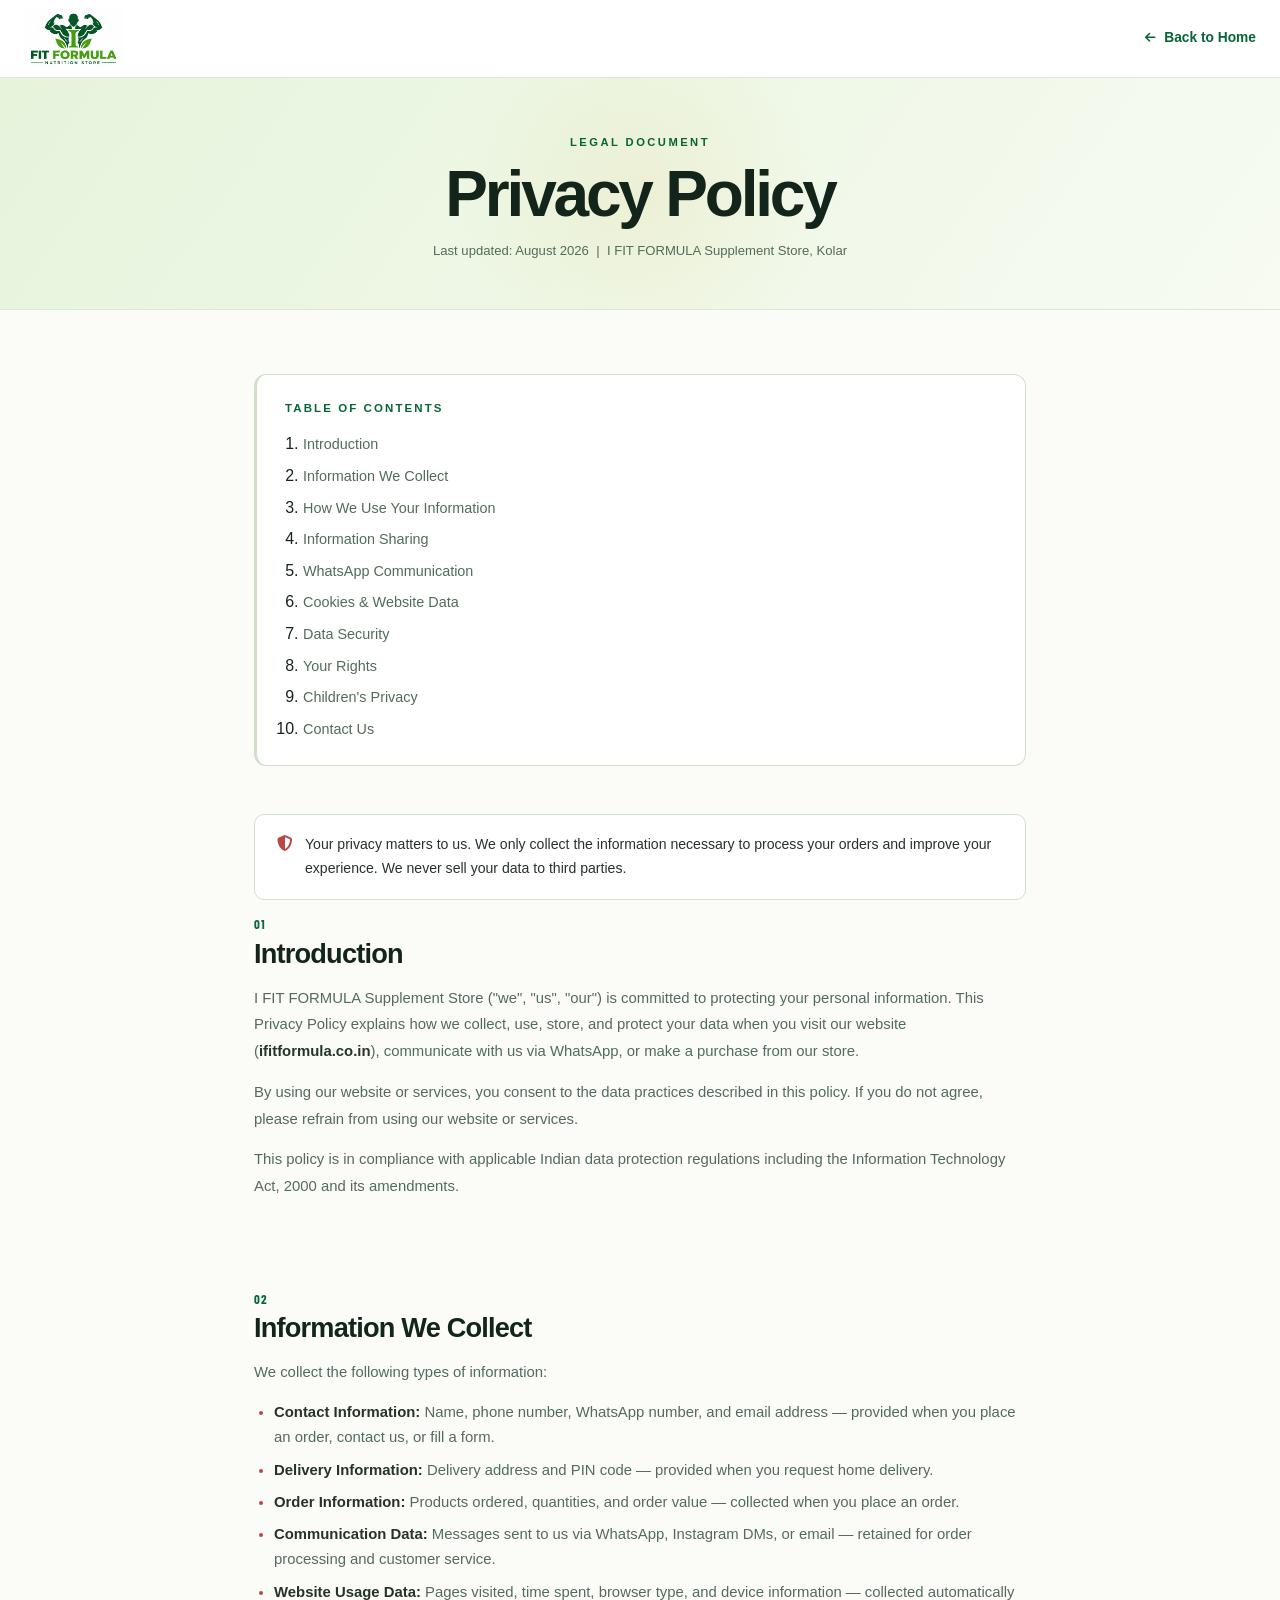
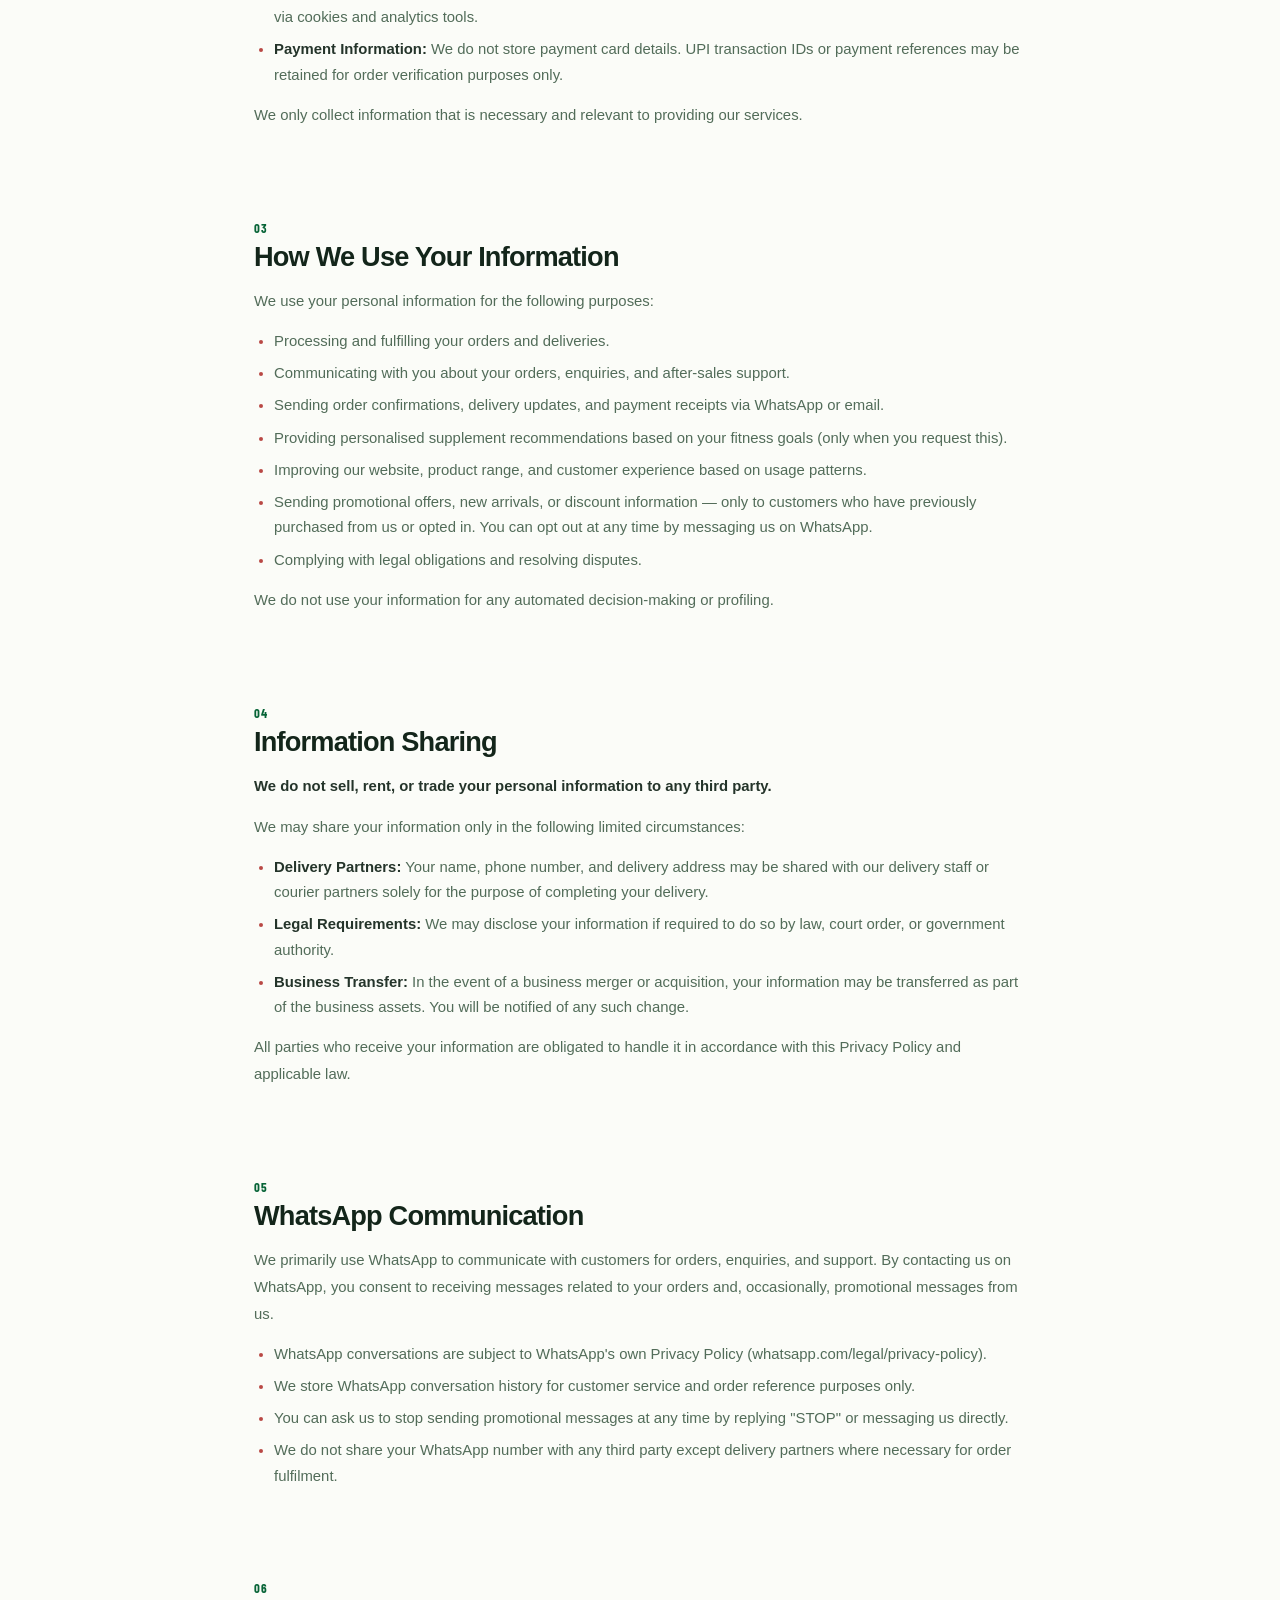
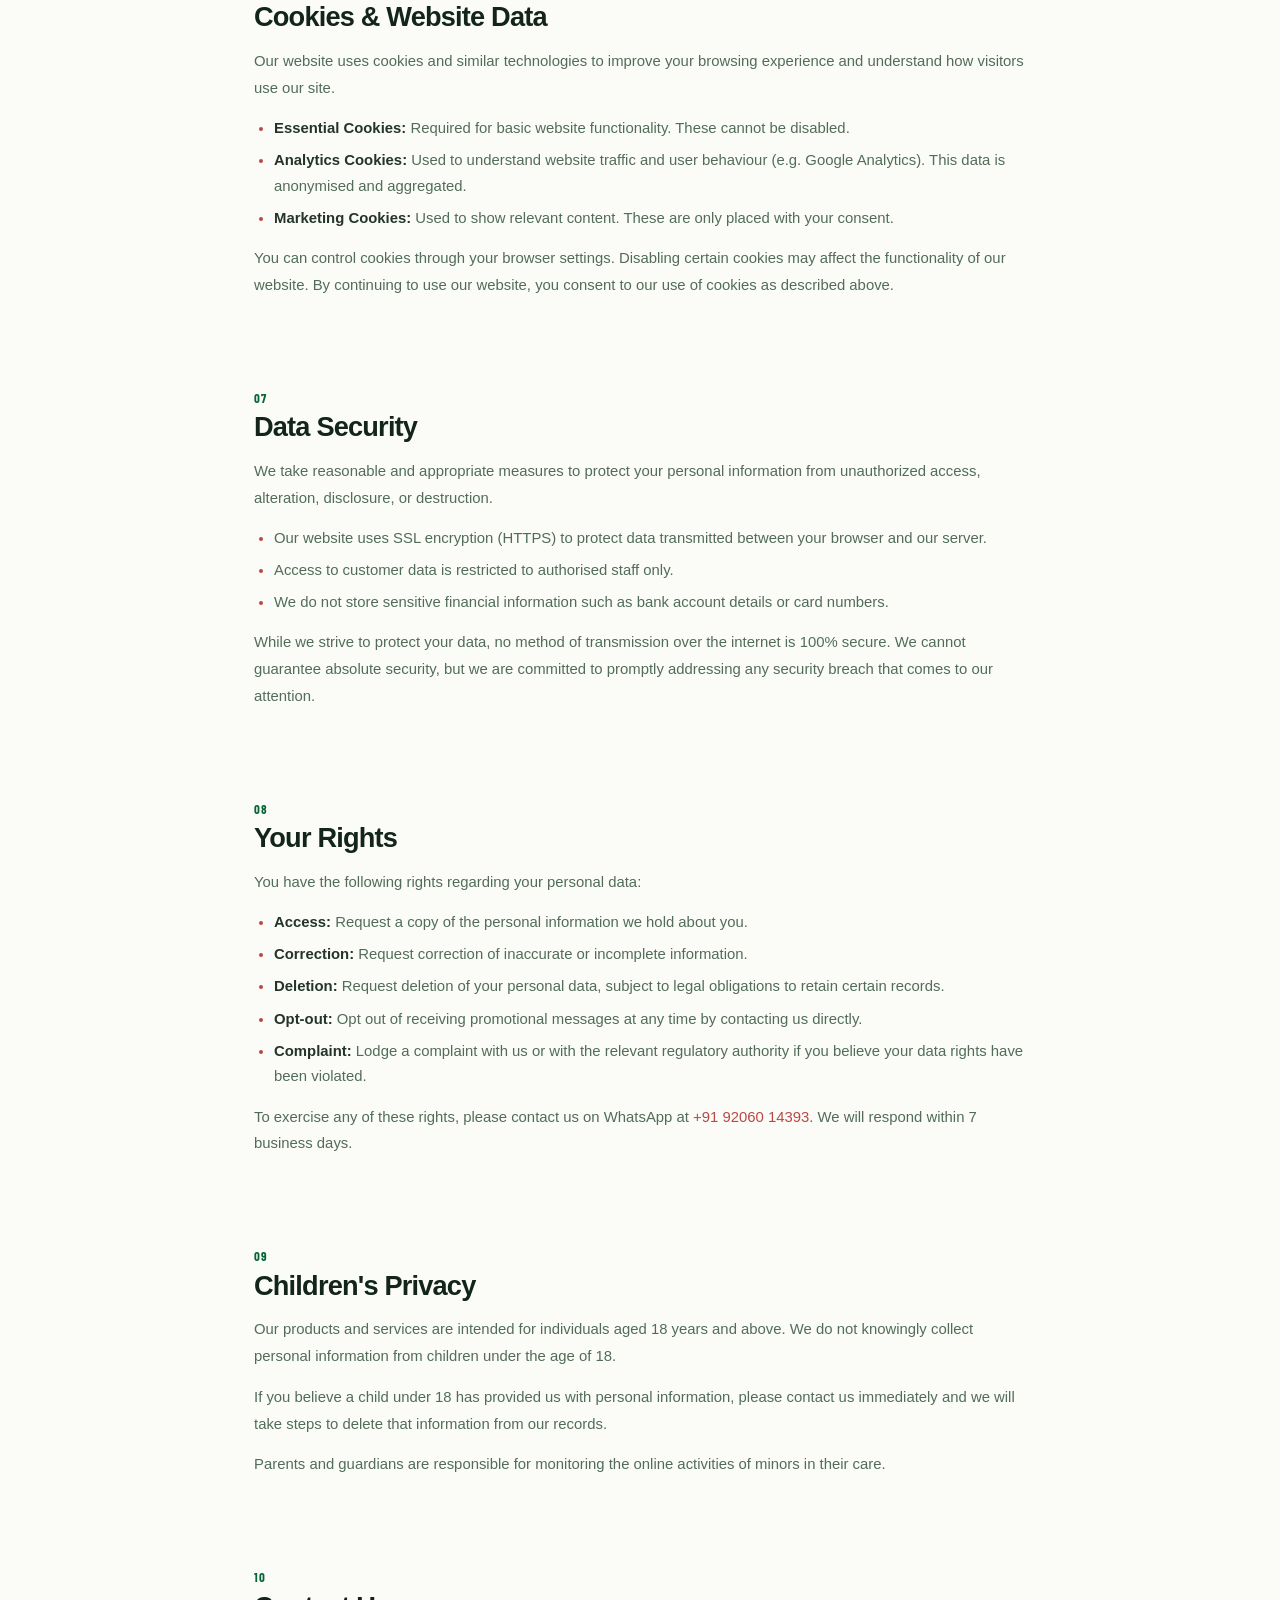
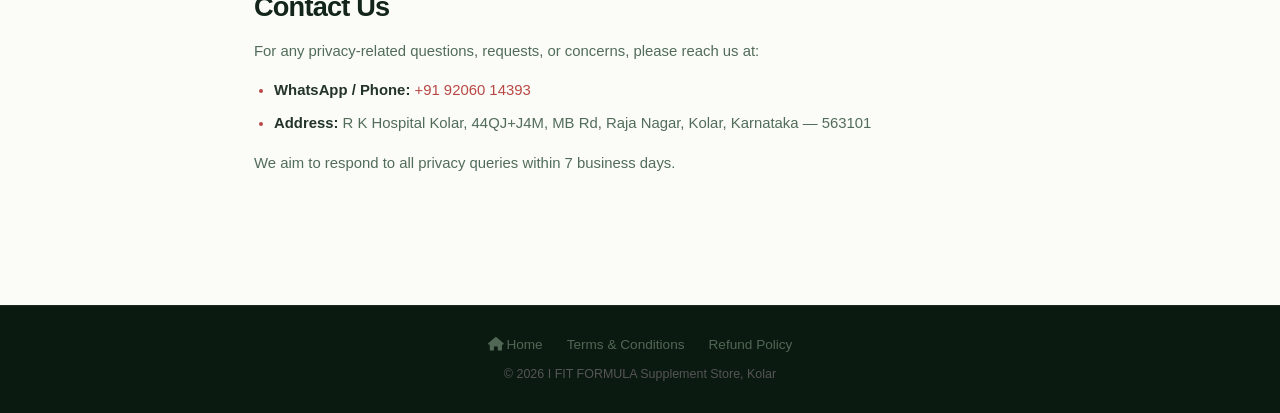
<file: privacy.html>
<!DOCTYPE html>
<html lang="en-IN">
<head>
<meta charset="UTF-8"/>
<meta name="viewport" content="width=device-width, initial-scale=1.0, maximum-scale=1.0"/>
<title>Privacy Policy | I FIT FORMULA — Kolar</title>
<meta name="description" content="Privacy Policy for I FIT FORMULA Supplement Store, Kolar. How we collect, use, and protect your personal information."/>
<meta name="robots" content="index, follow"/>
<link rel="canonical" href="https://ifitformula.co.in/privacy.html"/>
<link rel="preconnect" href="https://fonts.googleapis.com"/>
<link href="https://fonts.googleapis.com/css2?family=Barlow+Condensed:wght@600;700;800;900&family=DM+Sans:wght@300;400;500;600;700&display=swap" rel="stylesheet"/>
<link rel="stylesheet" href="https://cdnjs.cloudflare.com/ajax/libs/font-awesome/6.4.0/css/all.min.css"/>
<style>
:root{
  --red:#D4AF37;--red-dark:#B8860B;--red-glow:rgba(212,175,55,0.22);
  --black:#080808;--dark:#101010;--surface:#181818;--card:#1E1E1E;
  --border:rgba(255,255,255,0.07);--white:#FFFFFF;--text:#F0F0F0;
  --muted:#888888;--muted2:#555555;
  --font-d:'Barlow Condensed',sans-serif;--font-b:'DM Sans',sans-serif;
}
*{margin:0;padding:0;box-sizing:border-box;}
html{scroll-behavior:smooth;}
body{font-family:var(--font-b);background:var(--black);color:var(--text);line-height:1.6;overflow-x:hidden;}
::-webkit-scrollbar{width:6px;}::-webkit-scrollbar-track{background:var(--dark);}::-webkit-scrollbar-thumb{background:var(--red);border-radius:3px;}
nav{position:fixed;top:0;width:100%;z-index:200;height:66px;padding:0 24px;display:flex;align-items:center;justify-content:space-between;background:rgba(8,8,8,0.95);backdrop-filter:blur(24px);border-bottom:1px solid var(--border);}
.nav-brand{display:flex;align-items:center;gap:10px;text-decoration:none;}
.nav-logo{width:44px;height:44px;object-fit:contain;filter:drop-shadow(0 0 8px var(--red-glow));}
.nav-name{font-family:var(--font-d);font-size:1.35rem;font-weight:800;letter-spacing:0.04em;color:var(--white);line-height:1;}
.nav-name span{color:var(--red);}
.nav-back{display:flex;align-items:center;gap:8px;font-size:0.86rem;color:var(--muted);font-weight:500;transition:color 0.2s;text-decoration:none;}
.nav-back:hover{color:var(--red);}
.nav-back i{font-size:0.75rem;}
.page-hero{margin-top:66px;background:linear-gradient(160deg,#171205,var(--dark));border-bottom:1px solid var(--border);padding:56px 24px 48px;text-align:center;position:relative;overflow:hidden;}
.page-hero::before{content:'';position:absolute;width:400px;height:400px;background:radial-gradient(circle,rgba(212,175,55,0.10) 0%,transparent 65%);top:50%;left:50%;transform:translate(-50%,-50%);pointer-events:none;}
.page-label{font-size:0.7rem;letter-spacing:0.22em;text-transform:uppercase;color:var(--red);font-weight:700;margin-bottom:10px;position:relative;z-index:1;}
.page-title{font-family:var(--font-d);font-size:clamp(2.4rem,7vw,4rem);font-weight:900;color:var(--white);text-transform:uppercase;letter-spacing:0.02em;line-height:1;position:relative;z-index:1;}
.page-meta{font-size:0.82rem;color:var(--muted);margin-top:14px;position:relative;z-index:1;}
.legal-wrap{max-width:820px;margin:0 auto;padding:64px 24px 80px;}
.toc{background:var(--surface);border:1px solid var(--border);border-left:3px solid var(--red);border-radius:12px;padding:24px 28px;margin-bottom:48px;}
.toc-title{font-size:0.72rem;letter-spacing:0.18em;text-transform:uppercase;color:var(--red);font-weight:700;margin-bottom:14px;}
.toc ol{padding-left:18px;display:flex;flex-direction:column;gap:6px;}
.toc ol li a{font-size:0.9rem;color:var(--muted);transition:color 0.2s;text-decoration:none;}
.toc ol li a:hover{color:var(--red);}
.legal-section{margin-bottom:48px;}
.ls-num{font-family:var(--font-d);font-size:0.8rem;color:var(--red);font-weight:700;letter-spacing:0.1em;text-transform:uppercase;margin-bottom:4px;}
.ls-title{font-family:var(--font-d);font-size:1.7rem;font-weight:800;color:var(--white);text-transform:uppercase;letter-spacing:0.02em;margin-bottom:16px;line-height:1.1;}
.ls-body p{font-size:0.93rem;color:var(--muted);line-height:1.8;margin-bottom:14px;}
.ls-body p:last-child{margin-bottom:0;}
.ls-body ul{padding-left:20px;margin-bottom:14px;display:flex;flex-direction:column;gap:7px;}
.ls-body li{font-size:0.93rem;color:var(--muted);line-height:1.7;}
.ls-body li::marker{color:var(--red);}
.ls-body strong{color:var(--text);font-weight:600;}
.ls-body a{color:var(--red);text-decoration:none;}
.ls-body a:hover{text-decoration:underline;}
.ls-divider{border:none;border-top:1px solid var(--border);margin:40px 0;}
.info-box{background:rgba(212,175,55,0.07);border:1px solid rgba(212,175,55,0.20);border-radius:10px;padding:18px 22px;margin-bottom:14px;display:flex;gap:12px;align-items:flex-start;}
.info-box i{color:var(--red);font-size:1rem;flex-shrink:0;margin-top:2px;}
.info-box p{font-size:0.88rem;color:var(--text);line-height:1.7;margin-bottom:0!important;}
.legal-footer{background:var(--surface);border-top:1px solid var(--border);padding:28px 24px;text-align:center;}
.lf-links{display:flex;gap:24px;justify-content:center;flex-wrap:wrap;margin-bottom:10px;}
.lf-links a{font-size:0.85rem;color:var(--muted);text-decoration:none;transition:color 0.2s;}
.lf-links a:hover{color:var(--red);}
.lf-copy{font-size:0.78rem;color:var(--muted2);}
.mob-nav{display:none;position:fixed;bottom:0;width:100%;z-index:200;background:rgba(16,16,16,0.97);backdrop-filter:blur(20px);border-top:1px solid var(--border);padding:10px 0 16px;justify-content:space-around;}
.mob-nav a{display:flex;flex-direction:column;align-items:center;gap:4px;color:var(--muted);font-size:0.65rem;font-weight:600;letter-spacing:0.04em;text-transform:uppercase;transition:color 0.2s;text-decoration:none;}
.mob-nav a i{font-size:1.1rem;}
.mob-nav a:hover{color:var(--red);}
@media(max-width:768px){nav{padding:0 16px;}.legal-wrap{padding:40px 16px 100px;}.mob-nav{display:flex;}.page-hero{padding:44px 16px 36px;}}
</style>
<link rel="stylesheet" href="revamp.css"/>
<link rel="stylesheet" href="retail-final.css"/>
</head>
<body class="policy-revamp">
<nav>
  <a href="index.html" class="nav-brand">
    <img src="ifitlogo.jpeg" alt="I FIT FORMULA Logo" class="nav-logo"/>
    <div class="nav-name">I FIT <span>FORMULA</span></div>
  </a>
  <a href="index.html" class="nav-back"><i class="fas fa-arrow-left"></i> Back to Home</a>
</nav>
<div class="mob-nav">
  <a href="index.html"><i class="fas fa-home"></i>Home</a>
  <a href="terms.html"><i class="fas fa-file-contract"></i>Terms</a>
  <a href="privacy.html"><i class="fas fa-shield-alt"></i>Privacy</a>
  <a href="refund.html"><i class="fas fa-undo"></i>Refund</a>
</div>

<div class="page-hero">
  <div class="page-label">Legal Document</div>
  <div class="page-title">Privacy Policy</div>
  <p class="page-meta">Last updated: August 2026 &nbsp;|&nbsp; I FIT FORMULA Supplement Store, Kolar</p>
</div>

<div class="legal-wrap">
  <div class="toc">
    <div class="toc-title">Table of Contents</div>
    <ol>
      <li><a href="#intro">Introduction</a></li>
      <li><a href="#collect">Information We Collect</a></li>
      <li><a href="#use">How We Use Your Information</a></li>
      <li><a href="#share">Information Sharing</a></li>
      <li><a href="#whatsapp">WhatsApp Communication</a></li>
      <li><a href="#cookies">Cookies & Website Data</a></li>
      <li><a href="#security">Data Security</a></li>
      <li><a href="#rights">Your Rights</a></li>
      <li><a href="#children">Children's Privacy</a></li>
      <li><a href="#contact-us">Contact Us</a></li>
    </ol>
  </div>

  <div class="info-box">
    <i class="fas fa-shield-alt"></i>
    <p>Your privacy matters to us. We only collect the information necessary to process your orders and improve your experience. We never sell your data to third parties.</p>
  </div>

  <div class="legal-section" id="intro">
    <div class="ls-num">01</div>
    <div class="ls-title">Introduction</div>
    <div class="ls-body">
      <p>I FIT FORMULA Supplement Store ("we", "us", "our") is committed to protecting your personal information. This Privacy Policy explains how we collect, use, store, and protect your data when you visit our website (<strong>ifitformula.co.in</strong>), communicate with us via WhatsApp, or make a purchase from our store.</p>
      <p>By using our website or services, you consent to the data practices described in this policy. If you do not agree, please refrain from using our website or services.</p>
      <p>This policy is in compliance with applicable Indian data protection regulations including the Information Technology Act, 2000 and its amendments.</p>
    </div>
  </div>
  <hr class="ls-divider"/>

  <div class="legal-section" id="collect">
    <div class="ls-num">02</div>
    <div class="ls-title">Information We Collect</div>
    <div class="ls-body">
      <p>We collect the following types of information:</p>
      <ul>
        <li><strong>Contact Information:</strong> Name, phone number, WhatsApp number, and email address — provided when you place an order, contact us, or fill a form.</li>
        <li><strong>Delivery Information:</strong> Delivery address and PIN code — provided when you request home delivery.</li>
        <li><strong>Order Information:</strong> Products ordered, quantities, and order value — collected when you place an order.</li>
        <li><strong>Communication Data:</strong> Messages sent to us via WhatsApp, Instagram DMs, or email — retained for order processing and customer service.</li>
        <li><strong>Website Usage Data:</strong> Pages visited, time spent, browser type, and device information — collected automatically via cookies and analytics tools.</li>
        <li><strong>Payment Information:</strong> We do not store payment card details. UPI transaction IDs or payment references may be retained for order verification purposes only.</li>
      </ul>
      <p>We only collect information that is necessary and relevant to providing our services.</p>
    </div>
  </div>
  <hr class="ls-divider"/>

  <div class="legal-section" id="use">
    <div class="ls-num">03</div>
    <div class="ls-title">How We Use Your Information</div>
    <div class="ls-body">
      <p>We use your personal information for the following purposes:</p>
      <ul>
        <li>Processing and fulfilling your orders and deliveries.</li>
        <li>Communicating with you about your orders, enquiries, and after-sales support.</li>
        <li>Sending order confirmations, delivery updates, and payment receipts via WhatsApp or email.</li>
        <li>Providing personalised supplement recommendations based on your fitness goals (only when you request this).</li>
        <li>Improving our website, product range, and customer experience based on usage patterns.</li>
        <li>Sending promotional offers, new arrivals, or discount information — only to customers who have previously purchased from us or opted in. You can opt out at any time by messaging us on WhatsApp.</li>
        <li>Complying with legal obligations and resolving disputes.</li>
      </ul>
      <p>We do not use your information for any automated decision-making or profiling.</p>
    </div>
  </div>
  <hr class="ls-divider"/>

  <div class="legal-section" id="share">
    <div class="ls-num">04</div>
    <div class="ls-title">Information Sharing</div>
    <div class="ls-body">
      <p><strong>We do not sell, rent, or trade your personal information to any third party.</strong></p>
      <p>We may share your information only in the following limited circumstances:</p>
      <ul>
        <li><strong>Delivery Partners:</strong> Your name, phone number, and delivery address may be shared with our delivery staff or courier partners solely for the purpose of completing your delivery.</li>
        <li><strong>Legal Requirements:</strong> We may disclose your information if required to do so by law, court order, or government authority.</li>
        <li><strong>Business Transfer:</strong> In the event of a business merger or acquisition, your information may be transferred as part of the business assets. You will be notified of any such change.</li>
      </ul>
      <p>All parties who receive your information are obligated to handle it in accordance with this Privacy Policy and applicable law.</p>
    </div>
  </div>
  <hr class="ls-divider"/>

  <div class="legal-section" id="whatsapp">
    <div class="ls-num">05</div>
    <div class="ls-title">WhatsApp Communication</div>
    <div class="ls-body">
      <p>We primarily use WhatsApp to communicate with customers for orders, enquiries, and support. By contacting us on WhatsApp, you consent to receiving messages related to your orders and, occasionally, promotional messages from us.</p>
      <ul>
        <li>WhatsApp conversations are subject to WhatsApp's own Privacy Policy (whatsapp.com/legal/privacy-policy).</li>
        <li>We store WhatsApp conversation history for customer service and order reference purposes only.</li>
        <li>You can ask us to stop sending promotional messages at any time by replying "STOP" or messaging us directly.</li>
        <li>We do not share your WhatsApp number with any third party except delivery partners where necessary for order fulfilment.</li>
      </ul>
    </div>
  </div>
  <hr class="ls-divider"/>

  <div class="legal-section" id="cookies">
    <div class="ls-num">06</div>
    <div class="ls-title">Cookies &amp; Website Data</div>
    <div class="ls-body">
      <p>Our website uses cookies and similar technologies to improve your browsing experience and understand how visitors use our site.</p>
      <ul>
        <li><strong>Essential Cookies:</strong> Required for basic website functionality. These cannot be disabled.</li>
        <li><strong>Analytics Cookies:</strong> Used to understand website traffic and user behaviour (e.g. Google Analytics). This data is anonymised and aggregated.</li>
        <li><strong>Marketing Cookies:</strong> Used to show relevant content. These are only placed with your consent.</li>
      </ul>
      <p>You can control cookies through your browser settings. Disabling certain cookies may affect the functionality of our website. By continuing to use our website, you consent to our use of cookies as described above.</p>
    </div>
  </div>
  <hr class="ls-divider"/>

  <div class="legal-section" id="security">
    <div class="ls-num">07</div>
    <div class="ls-title">Data Security</div>
    <div class="ls-body">
      <p>We take reasonable and appropriate measures to protect your personal information from unauthorized access, alteration, disclosure, or destruction.</p>
      <ul>
        <li>Our website uses SSL encryption (HTTPS) to protect data transmitted between your browser and our server.</li>
        <li>Access to customer data is restricted to authorised staff only.</li>
        <li>We do not store sensitive financial information such as bank account details or card numbers.</li>
      </ul>
      <p>While we strive to protect your data, no method of transmission over the internet is 100% secure. We cannot guarantee absolute security, but we are committed to promptly addressing any security breach that comes to our attention.</p>
    </div>
  </div>
  <hr class="ls-divider"/>

  <div class="legal-section" id="rights">
    <div class="ls-num">08</div>
    <div class="ls-title">Your Rights</div>
    <div class="ls-body">
      <p>You have the following rights regarding your personal data:</p>
      <ul>
        <li><strong>Access:</strong> Request a copy of the personal information we hold about you.</li>
        <li><strong>Correction:</strong> Request correction of inaccurate or incomplete information.</li>
        <li><strong>Deletion:</strong> Request deletion of your personal data, subject to legal obligations to retain certain records.</li>
        <li><strong>Opt-out:</strong> Opt out of receiving promotional messages at any time by contacting us directly.</li>
        <li><strong>Complaint:</strong> Lodge a complaint with us or with the relevant regulatory authority if you believe your data rights have been violated.</li>
      </ul>
      <p>To exercise any of these rights, please contact us on WhatsApp at <a href="https://wa.me/919206014393">+91 92060 14393</a>. We will respond within 7 business days.</p>
    </div>
  </div>
  <hr class="ls-divider"/>

  <div class="legal-section" id="children">
    <div class="ls-num">09</div>
    <div class="ls-title">Children's Privacy</div>
    <div class="ls-body">
      <p>Our products and services are intended for individuals aged 18 years and above. We do not knowingly collect personal information from children under the age of 18.</p>
      <p>If you believe a child under 18 has provided us with personal information, please contact us immediately and we will take steps to delete that information from our records.</p>
      <p>Parents and guardians are responsible for monitoring the online activities of minors in their care.</p>
    </div>
  </div>
  <hr class="ls-divider"/>

  <div class="legal-section" id="contact-us">
    <div class="ls-num">10</div>
    <div class="ls-title">Contact Us</div>
    <div class="ls-body">
      <p>For any privacy-related questions, requests, or concerns, please reach us at:</p>
      <ul>
        <li><strong>WhatsApp / Phone:</strong> <a href="tel:+919206014393">+91 92060 14393</a></li>
        <li><strong>Address:</strong> R K Hospital Kolar, 44QJ+J4M, MB Rd, Raja Nagar, Kolar, Karnataka — 563101</li>
      </ul>
      <p>We aim to respond to all privacy queries within 7 business days.</p>
    </div>
  </div>
</div>

<div class="legal-footer">
  <div class="lf-links">
    <a href="index.html"><i class="fas fa-home"></i> Home</a>
    <a href="terms.html">Terms &amp; Conditions</a>
    <a href="refund.html">Refund Policy</a>
  </div>
  <div class="lf-copy">&copy; 2026 I FIT FORMULA Supplement Store, Kolar</div>
</div>
</body>
</html>
</file>
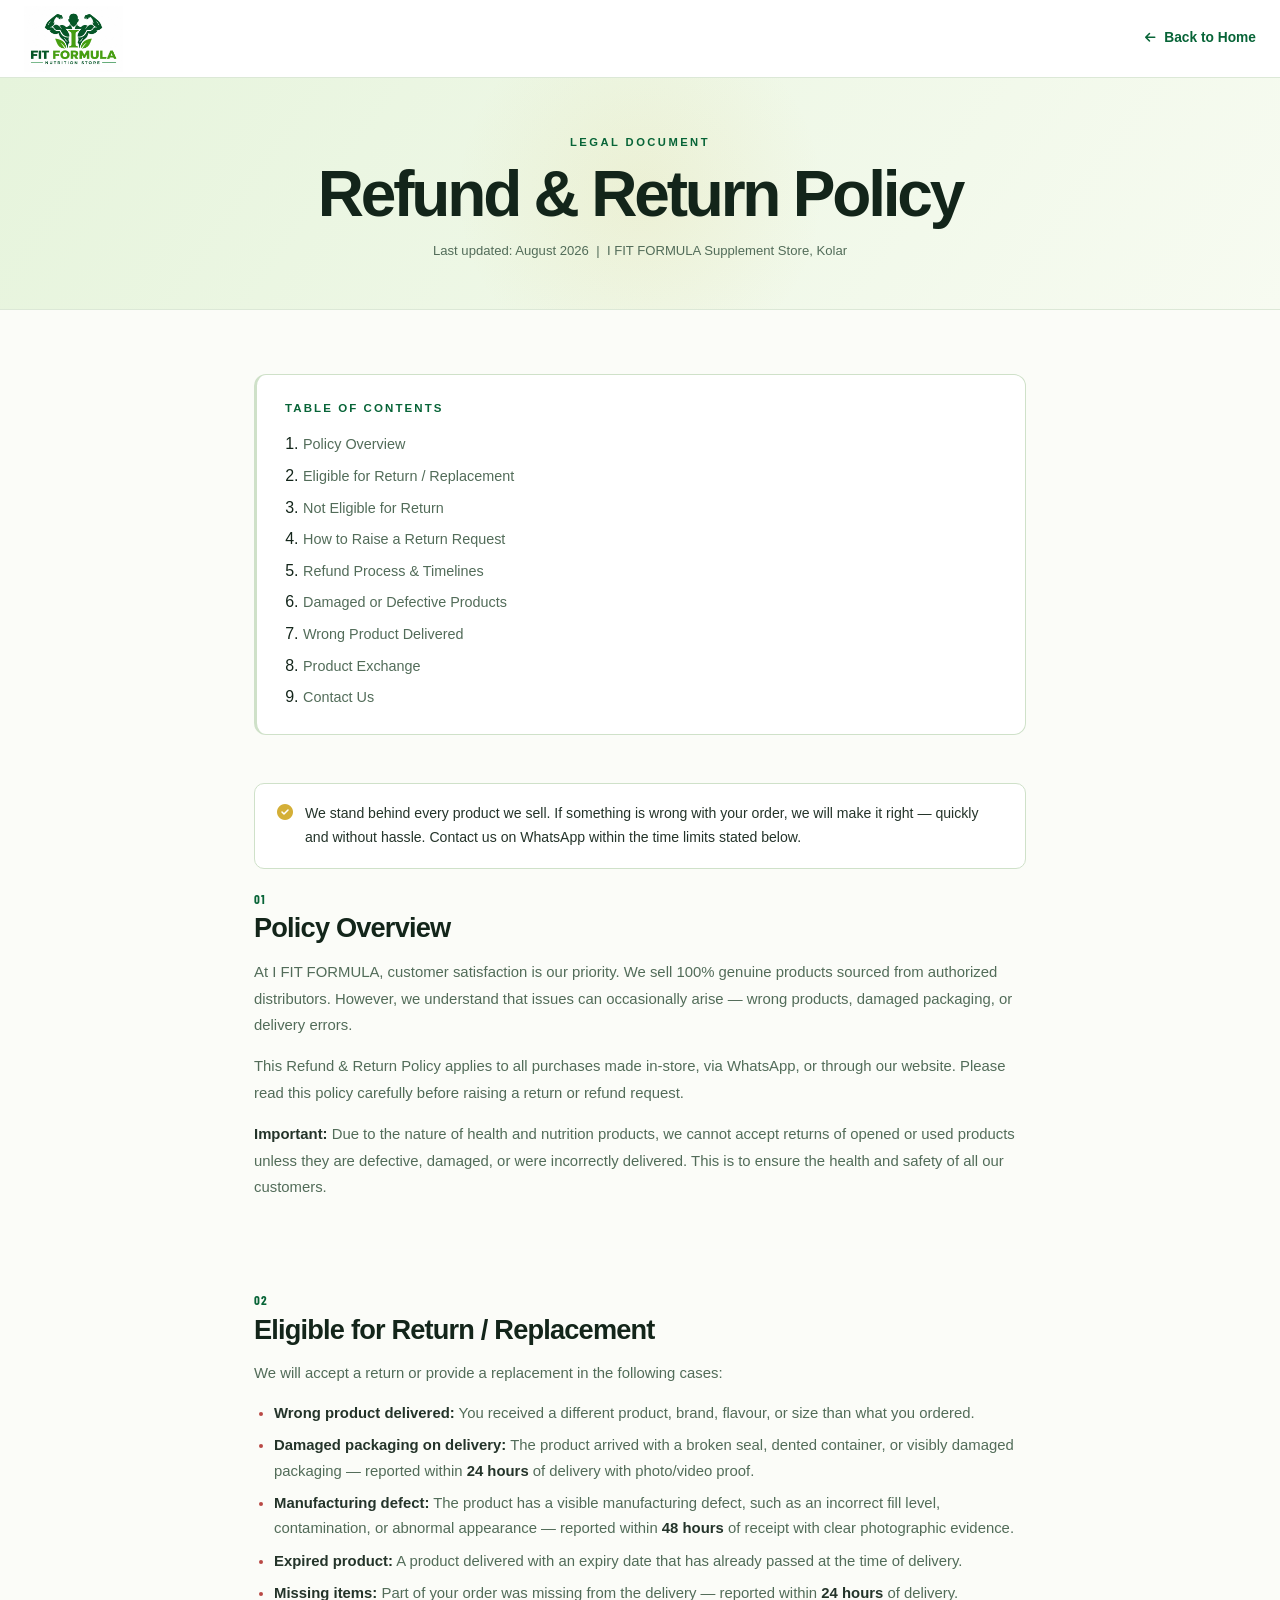
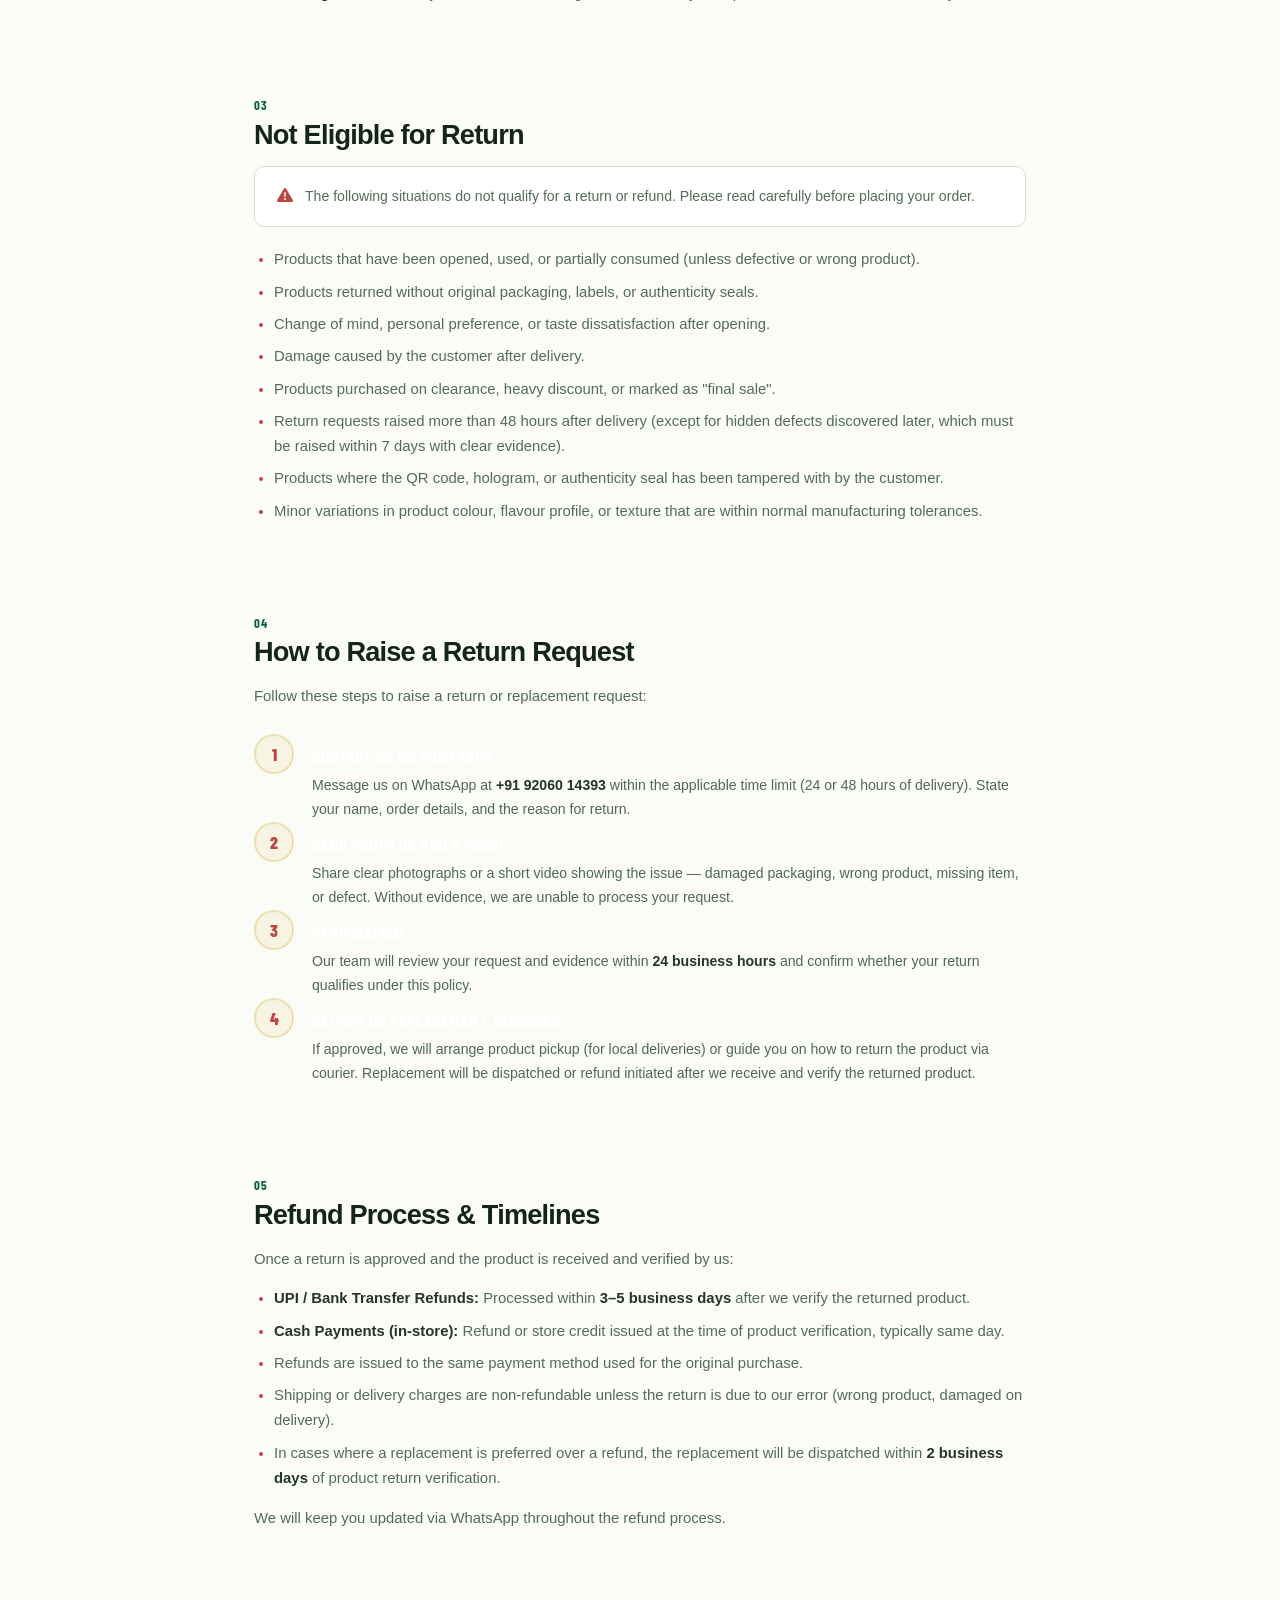
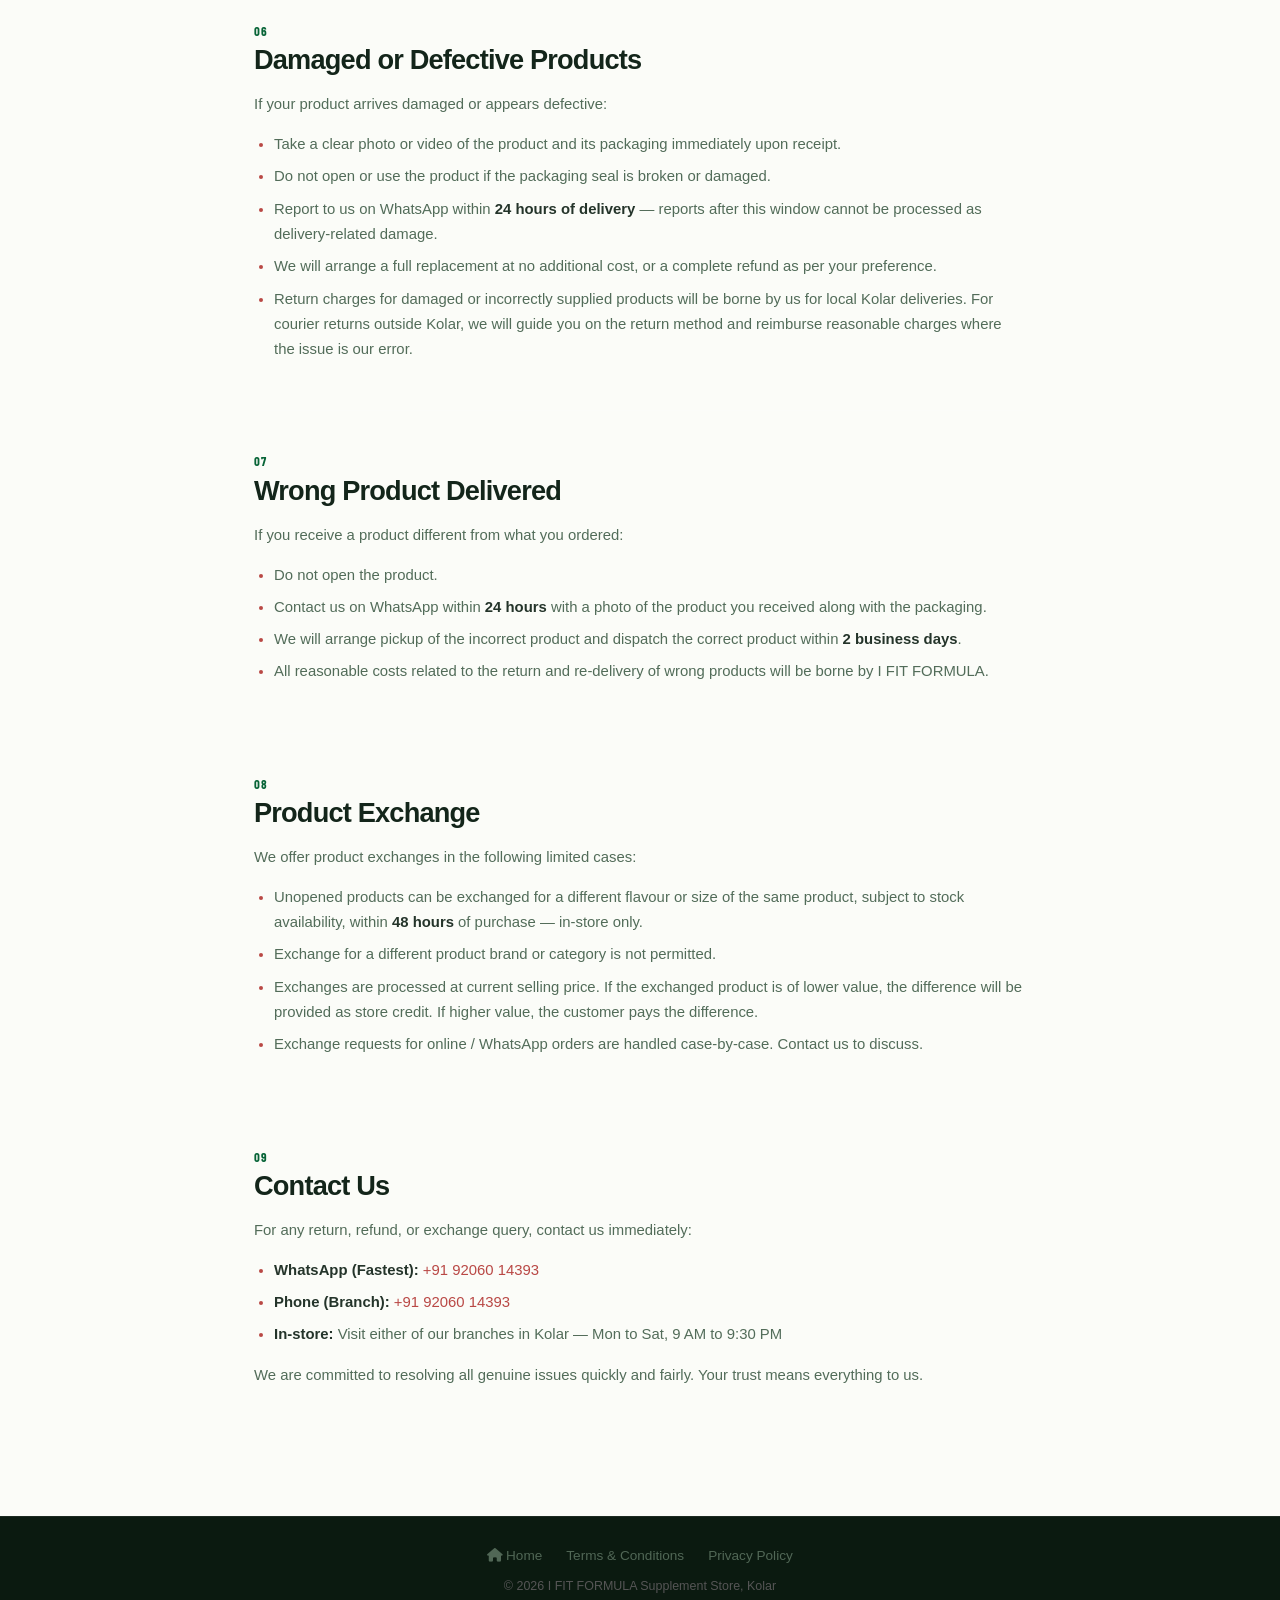
<file: refund.html>
<!DOCTYPE html>
<html lang="en-IN">
<head>
<meta charset="UTF-8"/>
<meta name="viewport" content="width=device-width, initial-scale=1.0, maximum-scale=1.0"/>
<title>Refund & Return Policy | I FIT FORMULA — Kolar</title>
<meta name="description" content="Refund and Return Policy for I FIT FORMULA Supplement Store, Kolar. Understand our return, replacement, and refund process."/>
<meta name="robots" content="index, follow"/>
<link rel="canonical" href="https://ifitformula.co.in/refund.html"/>
<link rel="preconnect" href="https://fonts.googleapis.com"/>
<link href="https://fonts.googleapis.com/css2?family=Barlow+Condensed:wght@600;700;800;900&family=DM+Sans:wght@300;400;500;600;700&display=swap" rel="stylesheet"/>
<link rel="stylesheet" href="https://cdnjs.cloudflare.com/ajax/libs/font-awesome/6.4.0/css/all.min.css"/>
<style>
:root{
  --red:#D4AF37;--red-dark:#B8860B;--red-glow:rgba(212,175,55,0.22);
  --black:#080808;--dark:#101010;--surface:#181818;--card:#1E1E1E;
  --border:rgba(255,255,255,0.07);--white:#FFFFFF;--text:#F0F0F0;
  --muted:#888888;--muted2:#555555;
  --font-d:'Barlow Condensed',sans-serif;--font-b:'DM Sans',sans-serif;
}
*{margin:0;padding:0;box-sizing:border-box;}
html{scroll-behavior:smooth;}
body{font-family:var(--font-b);background:var(--black);color:var(--text);line-height:1.6;overflow-x:hidden;}
::-webkit-scrollbar{width:6px;}::-webkit-scrollbar-track{background:var(--dark);}::-webkit-scrollbar-thumb{background:var(--red);border-radius:3px;}
nav{position:fixed;top:0;width:100%;z-index:200;height:66px;padding:0 24px;display:flex;align-items:center;justify-content:space-between;background:rgba(8,8,8,0.95);backdrop-filter:blur(24px);border-bottom:1px solid var(--border);}
.nav-brand{display:flex;align-items:center;gap:10px;text-decoration:none;}
.nav-logo{width:44px;height:44px;object-fit:contain;filter:drop-shadow(0 0 8px var(--red-glow));}
.nav-name{font-family:var(--font-d);font-size:1.35rem;font-weight:800;letter-spacing:0.04em;color:var(--white);line-height:1;}
.nav-name span{color:var(--red);}
.nav-back{display:flex;align-items:center;gap:8px;font-size:0.86rem;color:var(--muted);font-weight:500;transition:color 0.2s;text-decoration:none;}
.nav-back:hover{color:var(--red);}
.nav-back i{font-size:0.75rem;}
.page-hero{margin-top:66px;background:linear-gradient(160deg,#171205,var(--dark));border-bottom:1px solid var(--border);padding:56px 24px 48px;text-align:center;position:relative;overflow:hidden;}
.page-hero::before{content:'';position:absolute;width:400px;height:400px;background:radial-gradient(circle,rgba(212,175,55,0.10) 0%,transparent 65%);top:50%;left:50%;transform:translate(-50%,-50%);pointer-events:none;}
.page-label{font-size:0.7rem;letter-spacing:0.22em;text-transform:uppercase;color:var(--red);font-weight:700;margin-bottom:10px;position:relative;z-index:1;}
.page-title{font-family:var(--font-d);font-size:clamp(2.4rem,7vw,4rem);font-weight:900;color:var(--white);text-transform:uppercase;letter-spacing:0.02em;line-height:1;position:relative;z-index:1;}
.page-meta{font-size:0.82rem;color:var(--muted);margin-top:14px;position:relative;z-index:1;}
.legal-wrap{max-width:820px;margin:0 auto;padding:64px 24px 80px;}
.toc{background:var(--surface);border:1px solid var(--border);border-left:3px solid var(--red);border-radius:12px;padding:24px 28px;margin-bottom:48px;}
.toc-title{font-size:0.72rem;letter-spacing:0.18em;text-transform:uppercase;color:var(--red);font-weight:700;margin-bottom:14px;}
.toc ol{padding-left:18px;display:flex;flex-direction:column;gap:6px;}
.toc ol li a{font-size:0.9rem;color:var(--muted);transition:color 0.2s;text-decoration:none;}
.toc ol li a:hover{color:var(--red);}
.legal-section{margin-bottom:48px;}
.ls-num{font-family:var(--font-d);font-size:0.8rem;color:var(--red);font-weight:700;letter-spacing:0.1em;text-transform:uppercase;margin-bottom:4px;}
.ls-title{font-family:var(--font-d);font-size:1.7rem;font-weight:800;color:var(--white);text-transform:uppercase;letter-spacing:0.02em;margin-bottom:16px;line-height:1.1;}
.ls-body p{font-size:0.93rem;color:var(--muted);line-height:1.8;margin-bottom:14px;}
.ls-body p:last-child{margin-bottom:0;}
.ls-body ul,.ls-body ol{padding-left:20px;margin-bottom:14px;display:flex;flex-direction:column;gap:7px;}
.ls-body li{font-size:0.93rem;color:var(--muted);line-height:1.7;}
.ls-body li::marker{color:var(--red);}
.ls-body strong{color:var(--text);font-weight:600;}
.ls-body a{color:var(--red);text-decoration:none;}
.ls-body a:hover{text-decoration:underline;}
.ls-divider{border:none;border-top:1px solid var(--border);margin:40px 0;}
.info-box{background:rgba(212,175,55,0.07);border:1px solid rgba(212,175,55,0.20);border-radius:10px;padding:18px 22px;margin-bottom:20px;display:flex;gap:12px;align-items:flex-start;}
.info-box i{color:var(--red);font-size:1rem;flex-shrink:0;margin-top:2px;}
.info-box p{font-size:0.88rem;color:var(--text);line-height:1.7;margin-bottom:0!important;}
.info-box.green{background:rgba(212,175,55,0.07);border-color:rgba(212,175,55,0.20);}
.info-box.green i{color:#D4AF37;}

/* PROCESS STEPS */
.process-steps{display:flex;flex-direction:column;gap:0;margin:24px 0;}
.process-step{display:flex;gap:18px;align-items:flex-start;position:relative;}
.process-step::before{content:'';position:absolute;left:20px;top:44px;width:2px;height:calc(100% - 8px);background:var(--border);}
.process-step:last-child::before{display:none;}
.step-circle{width:40px;height:40px;border-radius:50%;background:rgba(212,175,55,0.10);border:2px solid rgba(212,175,55,0.30);display:flex;align-items:center;justify-content:center;font-family:var(--font-d);font-size:1.1rem;font-weight:800;color:var(--red);flex-shrink:0;position:relative;z-index:1;margin-bottom:24px;}
.step-content{padding-top:8px;flex:1;}
.step-title{font-family:var(--font-d);font-size:1.1rem;font-weight:700;color:var(--white);text-transform:uppercase;letter-spacing:0.03em;margin-bottom:4px;}
.step-desc{font-size:0.88rem;color:var(--muted);line-height:1.7;}

.legal-footer{background:var(--surface);border-top:1px solid var(--border);padding:28px 24px;text-align:center;}
.lf-links{display:flex;gap:24px;justify-content:center;flex-wrap:wrap;margin-bottom:10px;}
.lf-links a{font-size:0.85rem;color:var(--muted);text-decoration:none;transition:color 0.2s;}
.lf-links a:hover{color:var(--red);}
.lf-copy{font-size:0.78rem;color:var(--muted2);}
.mob-nav{display:none;position:fixed;bottom:0;width:100%;z-index:200;background:rgba(16,16,16,0.97);backdrop-filter:blur(20px);border-top:1px solid var(--border);padding:10px 0 16px;justify-content:space-around;}
.mob-nav a{display:flex;flex-direction:column;align-items:center;gap:4px;color:var(--muted);font-size:0.65rem;font-weight:600;letter-spacing:0.04em;text-transform:uppercase;transition:color 0.2s;text-decoration:none;}
.mob-nav a i{font-size:1.1rem;}
.mob-nav a:hover{color:var(--red);}
@media(max-width:768px){nav{padding:0 16px;}.legal-wrap{padding:40px 16px 100px;}.mob-nav{display:flex;}.page-hero{padding:44px 16px 36px;}}
</style>
<link rel="stylesheet" href="revamp.css"/>
<link rel="stylesheet" href="retail-final.css"/>
</head>
<body class="policy-revamp">
<nav>
  <a href="index.html" class="nav-brand">
    <img src="ifitlogo.jpeg" alt="I FIT FORMULA Logo" class="nav-logo"/>
    <div class="nav-name">I FIT <span>FORMULA</span></div>
  </a>
  <a href="index.html" class="nav-back"><i class="fas fa-arrow-left"></i> Back to Home</a>
</nav>
<div class="mob-nav">
  <a href="index.html"><i class="fas fa-home"></i>Home</a>
  <a href="terms.html"><i class="fas fa-file-contract"></i>Terms</a>
  <a href="privacy.html"><i class="fas fa-shield-alt"></i>Privacy</a>
  <a href="refund.html"><i class="fas fa-undo"></i>Refund</a>
</div>

<div class="page-hero">
  <div class="page-label">Legal Document</div>
  <div class="page-title">Refund &amp; Return Policy</div>
  <p class="page-meta">Last updated: August 2026 &nbsp;|&nbsp; I FIT FORMULA Supplement Store, Kolar</p>
</div>

<div class="legal-wrap">
  <div class="toc">
    <div class="toc-title">Table of Contents</div>
    <ol>
      <li><a href="#overview">Policy Overview</a></li>
      <li><a href="#eligible">Eligible for Return / Replacement</a></li>
      <li><a href="#not-eligible">Not Eligible for Return</a></li>
      <li><a href="#process">How to Raise a Return Request</a></li>
      <li><a href="#refund-process">Refund Process & Timelines</a></li>
      <li><a href="#damaged">Damaged or Defective Products</a></li>
      <li><a href="#wrong">Wrong Product Delivered</a></li>
      <li><a href="#exchange">Product Exchange</a></li>
      <li><a href="#contact-us">Contact Us</a></li>
    </ol>
  </div>

  <div class="info-box green">
    <i class="fas fa-check-circle"></i>
    <p>We stand behind every product we sell. If something is wrong with your order, we will make it right — quickly and without hassle. Contact us on WhatsApp within the time limits stated below.</p>
  </div>

  <div class="legal-section" id="overview">
    <div class="ls-num">01</div>
    <div class="ls-title">Policy Overview</div>
    <div class="ls-body">
      <p>At I FIT FORMULA, customer satisfaction is our priority. We sell 100% genuine products sourced from authorized distributors. However, we understand that issues can occasionally arise — wrong products, damaged packaging, or delivery errors.</p>
      <p>This Refund &amp; Return Policy applies to all purchases made in-store, via WhatsApp, or through our website. Please read this policy carefully before raising a return or refund request.</p>
      <p><strong>Important:</strong> Due to the nature of health and nutrition products, we cannot accept returns of opened or used products unless they are defective, damaged, or were incorrectly delivered. This is to ensure the health and safety of all our customers.</p>
    </div>
  </div>
  <hr class="ls-divider"/>

  <div class="legal-section" id="eligible">
    <div class="ls-num">02</div>
    <div class="ls-title">Eligible for Return / Replacement</div>
    <div class="ls-body">
      <p>We will accept a return or provide a replacement in the following cases:</p>
      <ul>
        <li><strong>Wrong product delivered:</strong> You received a different product, brand, flavour, or size than what you ordered.</li>
        <li><strong>Damaged packaging on delivery:</strong> The product arrived with a broken seal, dented container, or visibly damaged packaging — reported within <strong>24 hours</strong> of delivery with photo/video proof.</li>
        <li><strong>Manufacturing defect:</strong> The product has a visible manufacturing defect, such as an incorrect fill level, contamination, or abnormal appearance — reported within <strong>48 hours</strong> of receipt with clear photographic evidence.</li>
        <li><strong>Expired product:</strong> A product delivered with an expiry date that has already passed at the time of delivery.</li>
        <li><strong>Missing items:</strong> Part of your order was missing from the delivery — reported within <strong>24 hours</strong> of delivery.</li>
      </ul>
    </div>
  </div>
  <hr class="ls-divider"/>

  <div class="legal-section" id="not-eligible">
    <div class="ls-num">03</div>
    <div class="ls-title">Not Eligible for Return</div>
    <div class="ls-body">
      <div class="info-box">
        <i class="fas fa-exclamation-triangle"></i>
        <p>The following situations do not qualify for a return or refund. Please read carefully before placing your order.</p>
      </div>
      <ul>
        <li>Products that have been opened, used, or partially consumed (unless defective or wrong product).</li>
        <li>Products returned without original packaging, labels, or authenticity seals.</li>
        <li>Change of mind, personal preference, or taste dissatisfaction after opening.</li>
        <li>Damage caused by the customer after delivery.</li>
        <li>Products purchased on clearance, heavy discount, or marked as "final sale".</li>
        <li>Return requests raised more than 48 hours after delivery (except for hidden defects discovered later, which must be raised within 7 days with clear evidence).</li>
        <li>Products where the QR code, hologram, or authenticity seal has been tampered with by the customer.</li>
        <li>Minor variations in product colour, flavour profile, or texture that are within normal manufacturing tolerances.</li>
      </ul>
    </div>
  </div>
  <hr class="ls-divider"/>

  <div class="legal-section" id="process">
    <div class="ls-num">04</div>
    <div class="ls-title">How to Raise a Return Request</div>
    <div class="ls-body">
      <p>Follow these steps to raise a return or replacement request:</p>
      <div class="process-steps">
        <div class="process-step">
          <div class="step-circle">1</div>
          <div class="step-content">
            <div class="step-title">Contact Us on WhatsApp</div>
            <div class="step-desc">Message us on WhatsApp at <strong>+91 92060 14393</strong> within the applicable time limit (24 or 48 hours of delivery). State your name, order details, and the reason for return.</div>
          </div>
        </div>
        <div class="process-step">
          <div class="step-circle">2</div>
          <div class="step-content">
            <div class="step-title">Send Photo or Video Proof</div>
            <div class="step-desc">Share clear photographs or a short video showing the issue — damaged packaging, wrong product, missing item, or defect. Without evidence, we are unable to process your request.</div>
          </div>
        </div>
        <div class="process-step">
          <div class="step-circle">3</div>
          <div class="step-content">
            <div class="step-title">Verification</div>
            <div class="step-desc">Our team will review your request and evidence within <strong>24 business hours</strong> and confirm whether your return qualifies under this policy.</div>
          </div>
        </div>
        <div class="process-step">
          <div class="step-circle">4</div>
          <div class="step-content">
            <div class="step-title">Return or Replacement Arranged</div>
            <div class="step-desc">If approved, we will arrange product pickup (for local deliveries) or guide you on how to return the product via courier. Replacement will be dispatched or refund initiated after we receive and verify the returned product.</div>
          </div>
        </div>
      </div>
    </div>
  </div>
  <hr class="ls-divider"/>

  <div class="legal-section" id="refund-process">
    <div class="ls-num">05</div>
    <div class="ls-title">Refund Process &amp; Timelines</div>
    <div class="ls-body">
      <p>Once a return is approved and the product is received and verified by us:</p>
      <ul>
        <li><strong>UPI / Bank Transfer Refunds:</strong> Processed within <strong>3–5 business days</strong> after we verify the returned product.</li>
        <li><strong>Cash Payments (in-store):</strong> Refund or store credit issued at the time of product verification, typically same day.</li>
        <li>Refunds are issued to the same payment method used for the original purchase.</li>
        <li>Shipping or delivery charges are non-refundable unless the return is due to our error (wrong product, damaged on delivery).</li>
        <li>In cases where a replacement is preferred over a refund, the replacement will be dispatched within <strong>2 business days</strong> of product return verification.</li>
      </ul>
      <p>We will keep you updated via WhatsApp throughout the refund process.</p>
    </div>
  </div>
  <hr class="ls-divider"/>

  <div class="legal-section" id="damaged">
    <div class="ls-num">06</div>
    <div class="ls-title">Damaged or Defective Products</div>
    <div class="ls-body">
      <p>If your product arrives damaged or appears defective:</p>
      <ul>
        <li>Take a clear photo or video of the product and its packaging immediately upon receipt.</li>
        <li>Do not open or use the product if the packaging seal is broken or damaged.</li>
        <li>Report to us on WhatsApp within <strong>24 hours of delivery</strong> — reports after this window cannot be processed as delivery-related damage.</li>
        <li>We will arrange a full replacement at no additional cost, or a complete refund as per your preference.</li>
        <li>Return charges for damaged or incorrectly supplied products will be borne by us for local Kolar deliveries. For courier returns outside Kolar, we will guide you on the return method and reimburse reasonable charges where the issue is our error.</li>
      </ul>
    </div>
  </div>
  <hr class="ls-divider"/>

  <div class="legal-section" id="wrong">
    <div class="ls-num">07</div>
    <div class="ls-title">Wrong Product Delivered</div>
    <div class="ls-body">
      <p>If you receive a product different from what you ordered:</p>
      <ul>
        <li>Do not open the product.</li>
        <li>Contact us on WhatsApp within <strong>24 hours</strong> with a photo of the product you received along with the packaging.</li>
        <li>We will arrange pickup of the incorrect product and dispatch the correct product within <strong>2 business days</strong>.</li>
        <li>All reasonable costs related to the return and re-delivery of wrong products will be borne by I FIT FORMULA.</li>
      </ul>
    </div>
  </div>
  <hr class="ls-divider"/>

  <div class="legal-section" id="exchange">
    <div class="ls-num">08</div>
    <div class="ls-title">Product Exchange</div>
    <div class="ls-body">
      <p>We offer product exchanges in the following limited cases:</p>
      <ul>
        <li>Unopened products can be exchanged for a different flavour or size of the same product, subject to stock availability, within <strong>48 hours</strong> of purchase — in-store only.</li>
        <li>Exchange for a different product brand or category is not permitted.</li>
        <li>Exchanges are processed at current selling price. If the exchanged product is of lower value, the difference will be provided as store credit. If higher value, the customer pays the difference.</li>
        <li>Exchange requests for online / WhatsApp orders are handled case-by-case. Contact us to discuss.</li>
      </ul>
    </div>
  </div>
  <hr class="ls-divider"/>

  <div class="legal-section" id="contact-us">
    <div class="ls-num">09</div>
    <div class="ls-title">Contact Us</div>
    <div class="ls-body">
      <p>For any return, refund, or exchange query, contact us immediately:</p>
      <ul>
        <li><strong>WhatsApp (Fastest):</strong> <a href="https://wa.me/919206014393">+91 92060 14393</a></li>
        <li><strong>Phone (Branch):</strong> <a href="tel:+919206014393">+91 92060 14393</a></li>
        <li><strong>In-store:</strong> Visit either of our branches in Kolar — Mon to Sat, 9 AM to 9:30 PM</li>
      </ul>
      <p>We are committed to resolving all genuine issues quickly and fairly. Your trust means everything to us.</p>
    </div>
  </div>
</div>

<div class="legal-footer">
  <div class="lf-links">
    <a href="index.html"><i class="fas fa-home"></i> Home</a>
    <a href="terms.html">Terms &amp; Conditions</a>
    <a href="privacy.html">Privacy Policy</a>
  </div>
  <div class="lf-copy">&copy; 2026 I FIT FORMULA Supplement Store, Kolar</div>
</div>
</body>
</html>
</file>
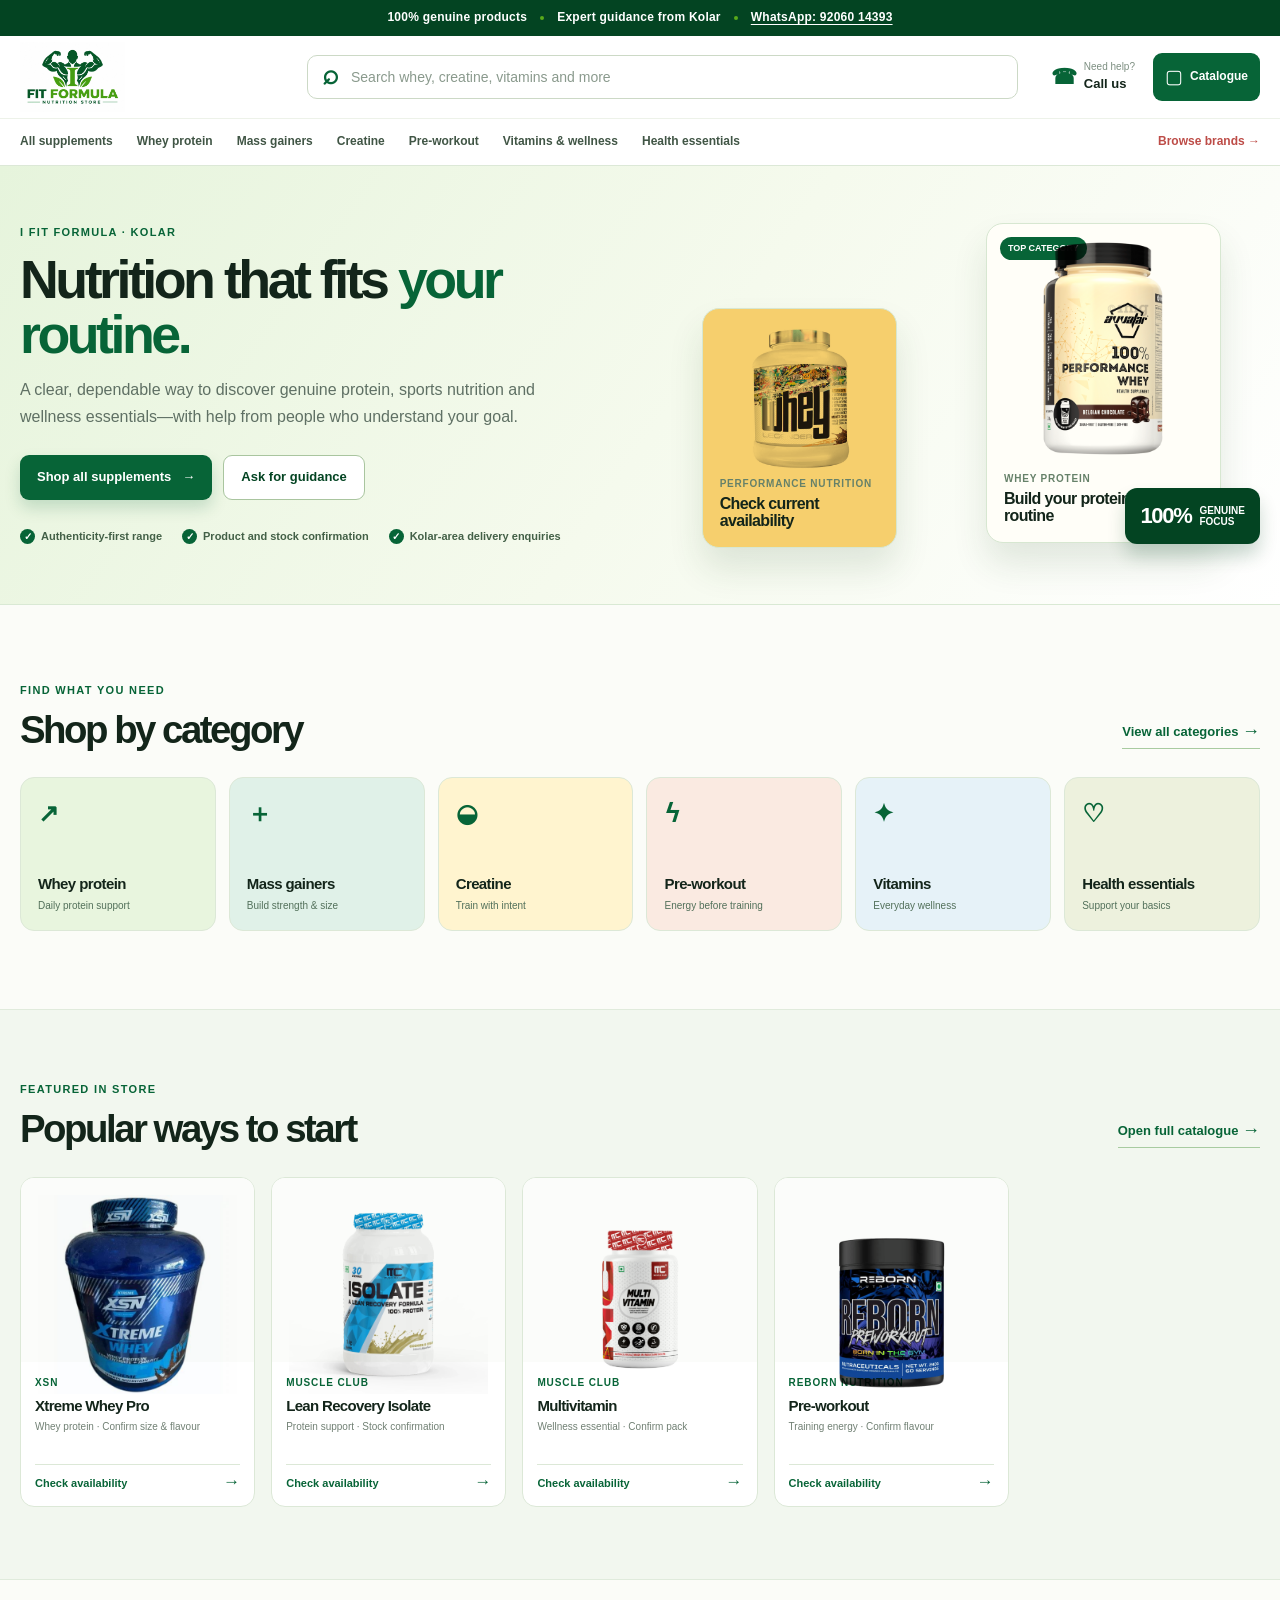
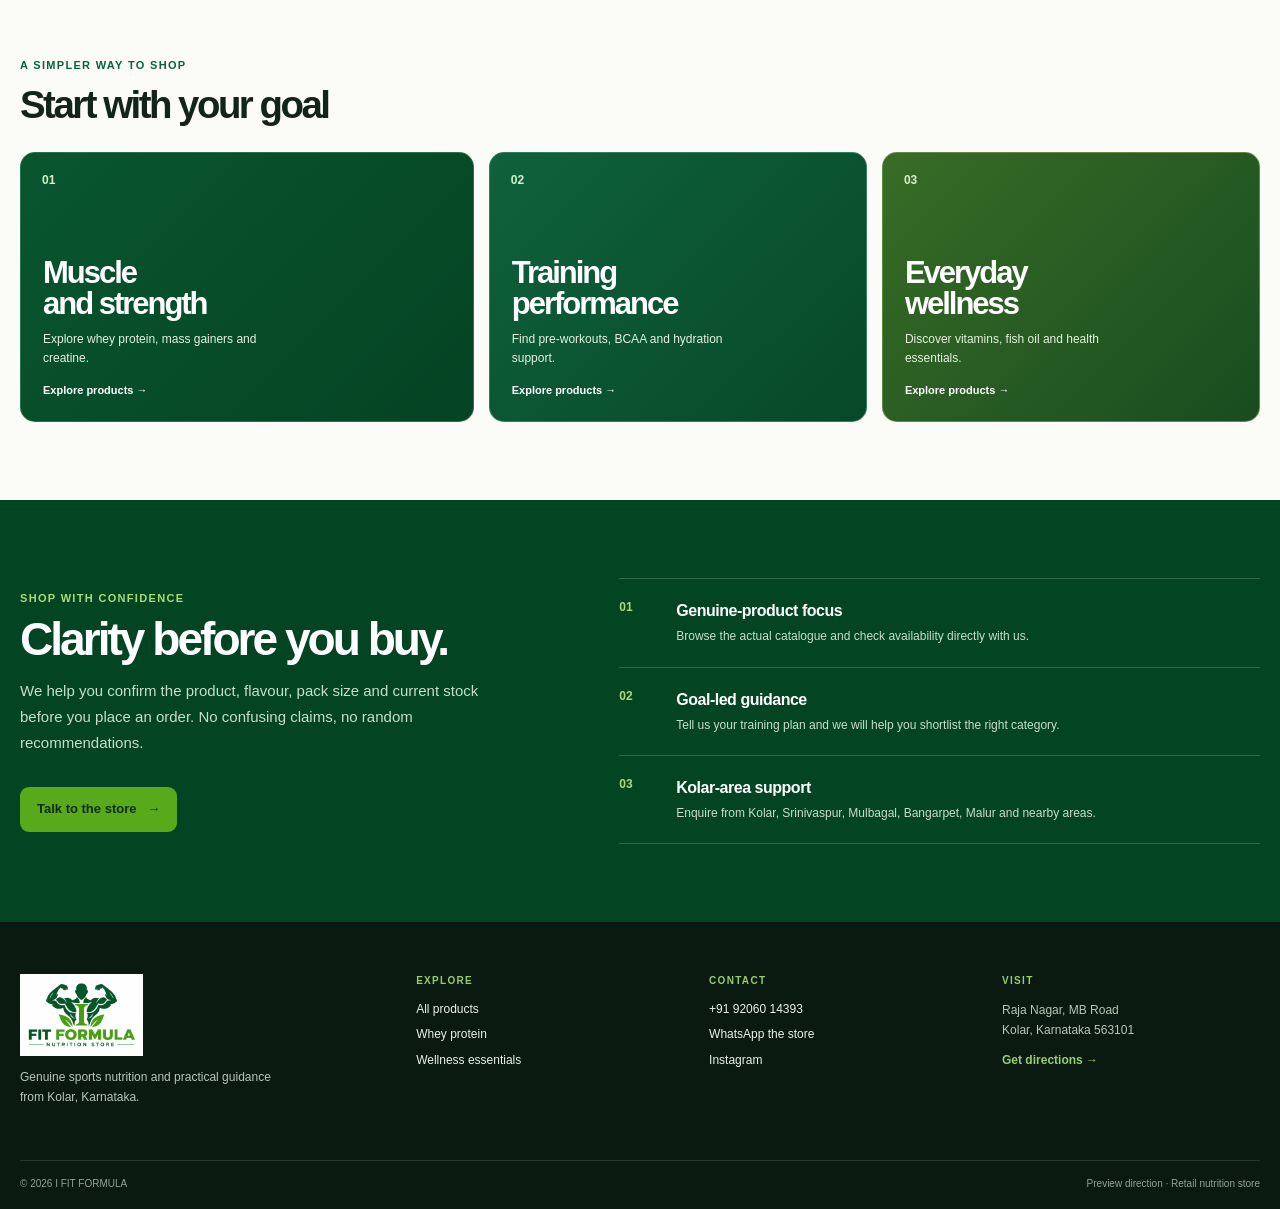
<file: retail-preview.html>
<!doctype html>
<html lang="en-IN">
<head>
  <meta charset="utf-8"/>
  <meta name="viewport" content="width=device-width, initial-scale=1"/>
  <meta name="description" content="A preview of the new I FIT FORMULA nutrition-store experience for Kolar."/>
  <title>I FIT FORMULA | Nutrition Store Preview</title>
  <link rel="stylesheet" href="retail-preview.css"/>
  <link rel="stylesheet" href="retail-logo.css"/>
  <link rel="stylesheet" href="retail-final.css"/>
</head>
<body>
  <div class="utility-bar">
    <div class="shell utility-inner">
      <span>100% genuine products</span><span class="utility-dot" aria-hidden="true"></span>
      <span>Expert guidance from Kolar</span><span class="utility-dot" aria-hidden="true"></span>
      <a href="https://wa.me/919206014393" target="_blank" rel="noopener noreferrer">WhatsApp: 92060 14393</a>
    </div>
  </div>

  <header class="site-header">
    <div class="shell top-header">
      <a class="brand-lockup" href="#top" aria-label="FIT FORMULA home">
        <img class="full-logo" src="ifitlogo.jpeg?v=20260907" alt="FIT FORMULA Nutrition Store"/>
      </a>
      <label class="site-search" for="siteSearch">
        <span aria-hidden="true">⌕</span>
        <input id="siteSearch" type="search" placeholder="Search whey, creatine, vitamins and more"/>
      </label>
      <div class="header-actions">
        <a class="help-link" href="tel:+919206014393"><span aria-hidden="true">☎</span><span><small>Need help?</small>Call us</span></a>
        <a class="cart-link" href="products.html" aria-label="Open product catalogue"><span aria-hidden="true">▢</span><b>Catalogue</b></a>
      </div>
    </div>
    <nav class="category-nav" aria-label="Shop categories">
      <div class="shell category-nav-inner">
        <a href="products.html">All supplements</a>
        <a href="products.html#/category/whey">Whey protein</a>
        <a href="products.html#/category/mass">Mass gainers</a>
        <a href="products.html#/category/creatine">Creatine</a>
        <a href="products.html#/category/preworkout">Pre-workout</a>
        <a href="products.html#/category/vitamins">Vitamins &amp; wellness</a>
        <a href="products.html#/category/health">Health essentials</a>
        <a class="nav-offer" href="products.html">Browse brands <span>→</span></a>
      </div>
    </nav>
  </header>

  <main id="top">
    <section class="hero-section">
      <div class="shell hero-grid">
        <div class="hero-copy">
          <p class="overline">I FIT FORMULA · KOLAR</p>
          <h1>Nutrition that fits <em>your routine.</em></h1>
          <p class="hero-text">A clear, dependable way to discover genuine protein, sports nutrition and wellness essentials—with help from people who understand your goal.</p>
          <div class="hero-cta-row">
            <a class="button button-primary" href="products.html">Shop all supplements <span>→</span></a>
            <a class="button button-secondary" href="https://wa.me/919206014393?text=Hi%2C%20I%20need%20help%20choosing%20a%20supplement." target="_blank" rel="noopener noreferrer">Ask for guidance</a>
          </div>
          <ul class="hero-points" aria-label="Store benefits">
            <li><span>✓</span> Authenticity-first range</li>
            <li><span>✓</span> Product and stock confirmation</li>
            <li><span>✓</span> Kolar-area delivery enquiries</li>
          </ul>
        </div>
        <div class="hero-products" aria-label="Selected supplements from I FIT FORMULA">
          <div class="hero-spotlight hero-spotlight-main">
            <span class="spotlight-chip">Top category</span>
            <img src="assets/products/avvatar-performance-whey.png" alt="Avvatar Performance Whey protein"/>
            <div><small>Whey protein</small><strong>Build your protein routine</strong></div>
          </div>
          <div class="hero-spotlight hero-spotlight-side">
            <img src="assets/products/absolute-legend-whey.jpg" alt="Absolute Nutrition Legend Whey"/>
            <div><small>Performance nutrition</small><strong>Check current availability</strong></div>
          </div>
          <div class="hero-assurance"><b>100%</b><span>Genuine<br/>focus</span></div>
        </div>
      </div>
    </section>

    <section class="shop-section shell" aria-labelledby="category-heading">
      <div class="section-heading-row">
        <div><p class="overline">Find what you need</p><h2 id="category-heading">Shop by category</h2></div>
        <a href="products.html" class="text-link">View all categories <span>→</span></a>
      </div>
      <div class="category-grid">
        <a class="category-card tint-green" href="products.html#/category/whey"><span class="category-icon">↗</span><strong>Whey protein</strong><small>Daily protein support</small></a>
        <a class="category-card tint-mint" href="products.html#/category/mass"><span class="category-icon">＋</span><strong>Mass gainers</strong><small>Build strength &amp; size</small></a>
        <a class="category-card tint-yellow" href="products.html#/category/creatine"><span class="category-icon">◒</span><strong>Creatine</strong><small>Train with intent</small></a>
        <a class="category-card tint-peach" href="products.html#/category/preworkout"><span class="category-icon">ϟ</span><strong>Pre-workout</strong><small>Energy before training</small></a>
        <a class="category-card tint-blue" href="products.html#/category/vitamins"><span class="category-icon">✦</span><strong>Vitamins</strong><small>Everyday wellness</small></a>
        <a class="category-card tint-sage" href="products.html#/category/health"><span class="category-icon">♡</span><strong>Health essentials</strong><small>Support your basics</small></a>
      </div>
    </section>

    <section class="product-band">
      <div class="shell">
        <div class="section-heading-row">
          <div><p class="overline">Featured in store</p><h2>Popular ways to start</h2></div>
          <a href="products.html" class="text-link">Open full catalogue <span>→</span></a>
        </div>
        <div class="product-grid">
          <article class="product-card">
            <a class="product-image" href="products.html"><img src="assets/products/xsn-xtreme-whey-pro.jpg" alt="XSN Xtreme Whey Pro"/></a>
            <div class="product-details"><p>XSN</p><h3>Xtreme Whey Pro</h3><span>Whey protein · Confirm size &amp; flavour</span><a href="https://wa.me/919206014393?text=Hi%2C%20I%20want%20to%20check%20XSN%20Xtreme%20Whey%20Pro." target="_blank" rel="noopener noreferrer">Check availability <b>→</b></a></div>
          </article>
          <article class="product-card">
            <a class="product-image" href="products.html"><img src="assets/products/muscle-club-isolate.jpg" alt="Muscle Club Isolate"/></a>
            <div class="product-details"><p>Muscle Club</p><h3>Lean Recovery Isolate</h3><span>Protein support · Stock confirmation</span><a href="https://wa.me/919206014393?text=Hi%2C%20I%20want%20to%20check%20Muscle%20Club%20Isolate." target="_blank" rel="noopener noreferrer">Check availability <b>→</b></a></div>
          </article>
          <article class="product-card">
            <a class="product-image" href="products.html"><img src="assets/products/muscle-club-multivitamin.jpg" alt="Muscle Club multivitamin"/></a>
            <div class="product-details"><p>Muscle Club</p><h3>Multivitamin</h3><span>Wellness essential · Confirm pack</span><a href="https://wa.me/919206014393?text=Hi%2C%20I%20want%20to%20check%20Muscle%20Club%20Multivitamin." target="_blank" rel="noopener noreferrer">Check availability <b>→</b></a></div>
          </article>
          <article class="product-card">
            <a class="product-image" href="products.html"><img src="assets/products/reborn-preworkout.jpg" alt="Reborn Nutrition pre-workout"/></a>
            <div class="product-details"><p>Reborn Nutrition</p><h3>Pre-workout</h3><span>Training energy · Confirm flavour</span><a href="https://wa.me/919206014393?text=Hi%2C%20I%20want%20to%20check%20Reborn%20pre-workout." target="_blank" rel="noopener noreferrer">Check availability <b>→</b></a></div>
          </article>
        </div>
      </div>
    </section>

    <section class="shell goal-section" aria-labelledby="goals-heading">
      <div class="section-heading-row"><div><p class="overline">A simpler way to shop</p><h2 id="goals-heading">Start with your goal</h2></div></div>
      <div class="goal-grid">
        <a class="goal-panel goal-strength" href="products.html#/category/whey"><span>01</span><h3>Muscle<br/>and strength</h3><p>Explore whey protein, mass gainers and creatine.</p><b>Explore products →</b></a>
        <a class="goal-panel goal-performance" href="products.html#/category/preworkout"><span>02</span><h3>Training<br/>performance</h3><p>Find pre-workouts, BCAA and hydration support.</p><b>Explore products →</b></a>
        <a class="goal-panel goal-wellness" href="products.html#/category/vitamins"><span>03</span><h3>Everyday<br/>wellness</h3><p>Discover vitamins, fish oil and health essentials.</p><b>Explore products →</b></a>
      </div>
    </section>

    <section class="trust-section">
      <div class="shell trust-grid">
        <div><p class="overline">Shop with confidence</p><h2>Clarity before you buy.</h2><p>We help you confirm the product, flavour, pack size and current stock before you place an order. No confusing claims, no random recommendations.</p><a class="button button-dark" href="https://wa.me/919206014393" target="_blank" rel="noopener noreferrer">Talk to the store <span>→</span></a></div>
        <div class="trust-list">
          <article><span>01</span><div><strong>Genuine-product focus</strong><p>Browse the actual catalogue and check availability directly with us.</p></div></article>
          <article><span>02</span><div><strong>Goal-led guidance</strong><p>Tell us your training plan and we will help you shortlist the right category.</p></div></article>
          <article><span>03</span><div><strong>Kolar-area support</strong><p>Enquire from Kolar, Srinivaspur, Mulbagal, Bangarpet, Malur and nearby areas.</p></div></article>
        </div>
      </div>
    </section>
  </main>

  <footer class="site-footer">
    <div class="shell footer-grid">
      <div><a class="brand-lockup brand-lockup-footer" href="#top"><img class="full-logo" src="ifitlogo.jpeg?v=20260907" alt="FIT FORMULA Nutrition Store"/></a><p>Genuine sports nutrition and practical guidance from Kolar, Karnataka.</p></div>
      <div><h2>Explore</h2><a href="products.html">All products</a><a href="products.html#/category/whey">Whey protein</a><a href="products.html#/category/vitamins">Wellness essentials</a></div>
      <div><h2>Contact</h2><a href="tel:+919206014393">+91 92060 14393</a><a href="https://wa.me/919206014393" target="_blank" rel="noopener noreferrer">WhatsApp the store</a><a href="https://www.instagram.com/ifitformula/" target="_blank" rel="noopener noreferrer">Instagram</a></div>
      <div><h2>Visit</h2><p>Raja Nagar, MB Road<br/>Kolar, Karnataka 563101</p><a class="footer-map" href="https://maps.google.com/?q=R+K+Hospital+Kolar+MB+Road+Raja+Nagar" target="_blank" rel="noopener noreferrer">Get directions →</a></div>
    </div>
    <div class="shell footer-bottom"><span>© 2026 I FIT FORMULA</span><span>Preview direction · Retail nutrition store</span></div>
  </footer>
</body>
</html>
</file>
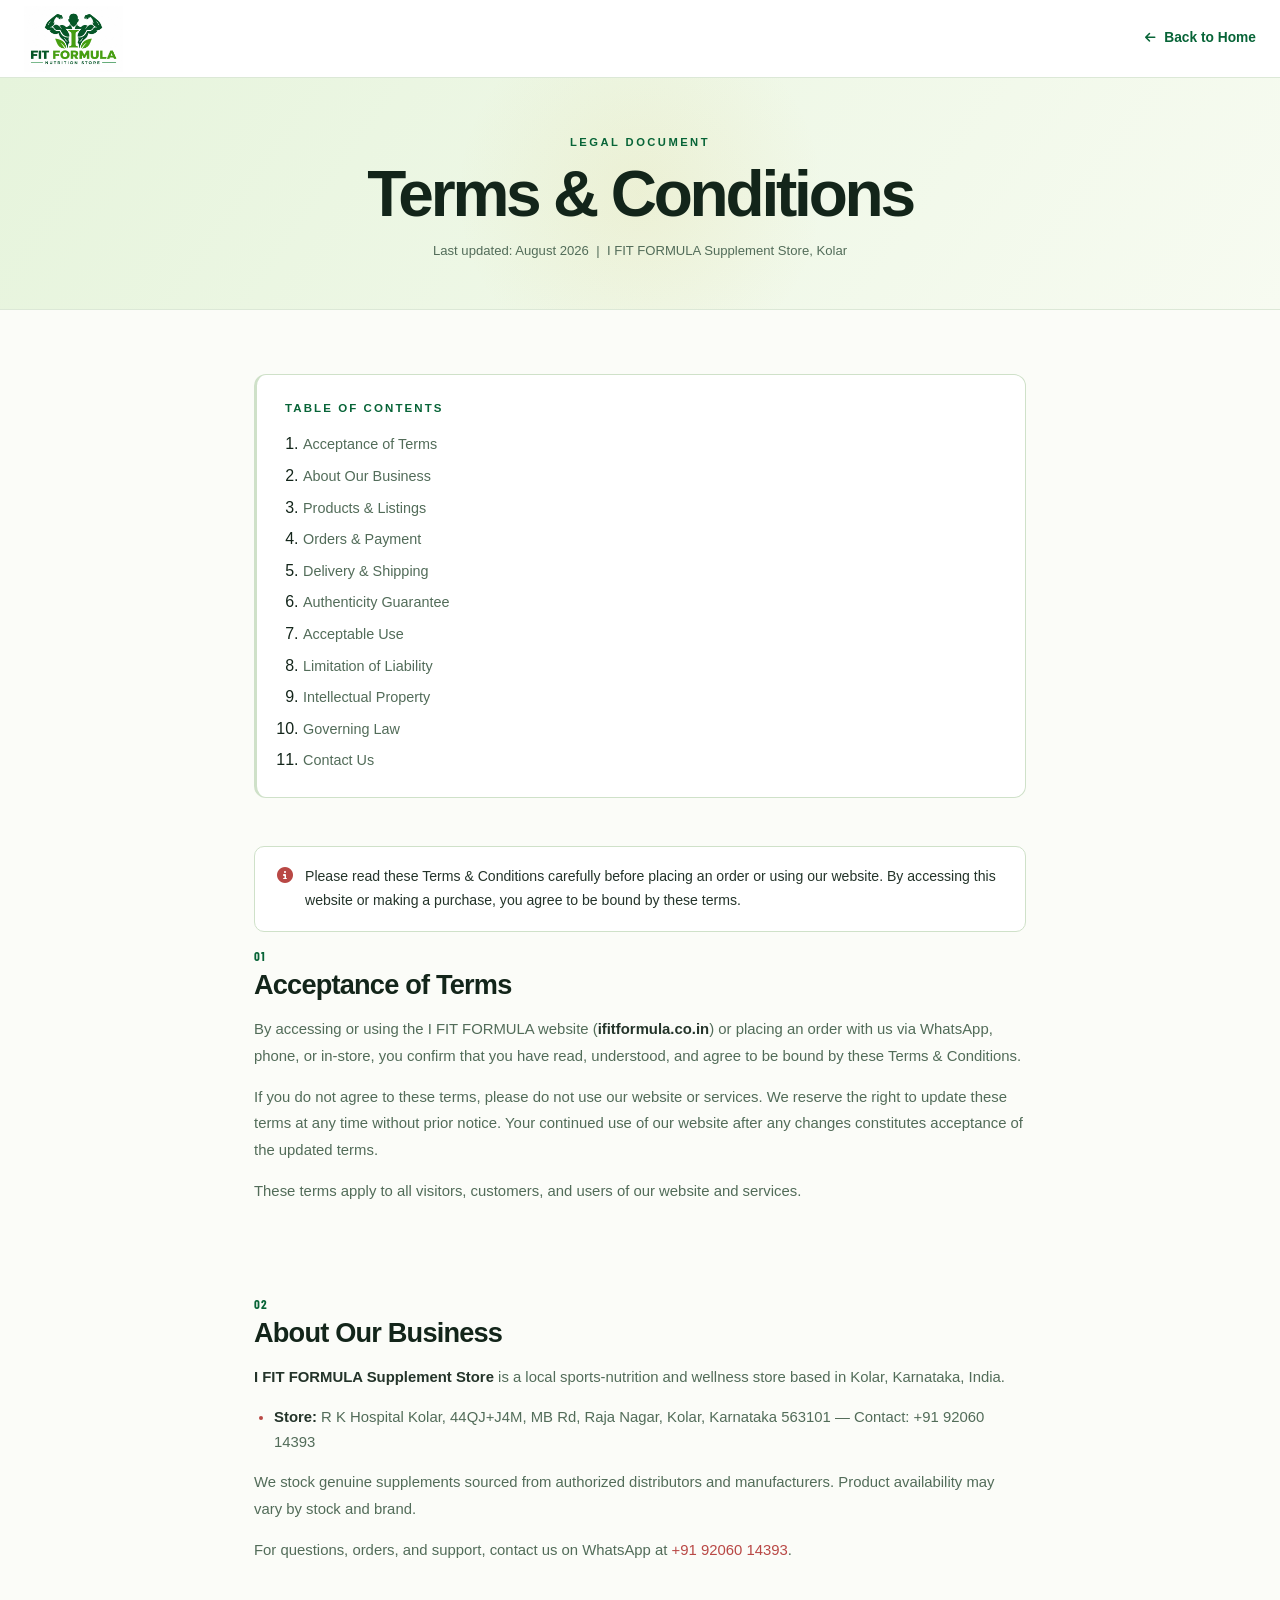
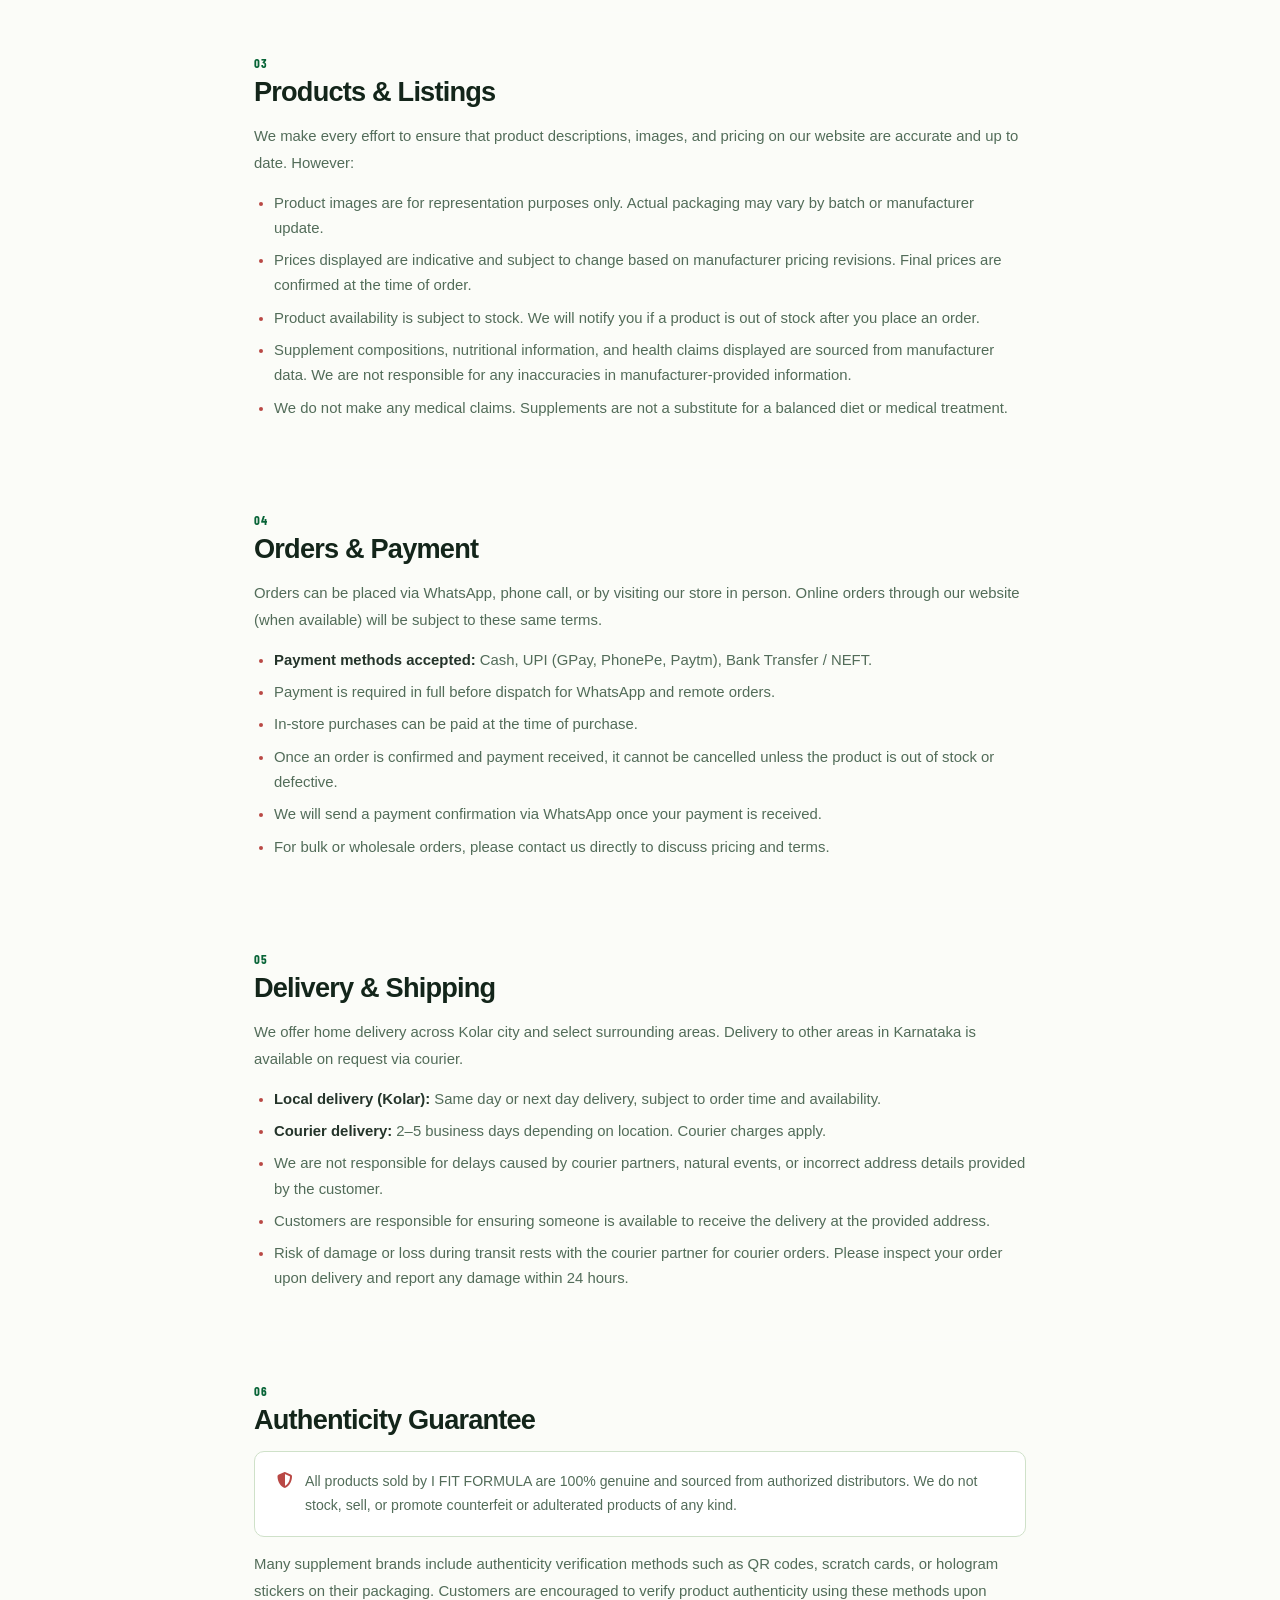
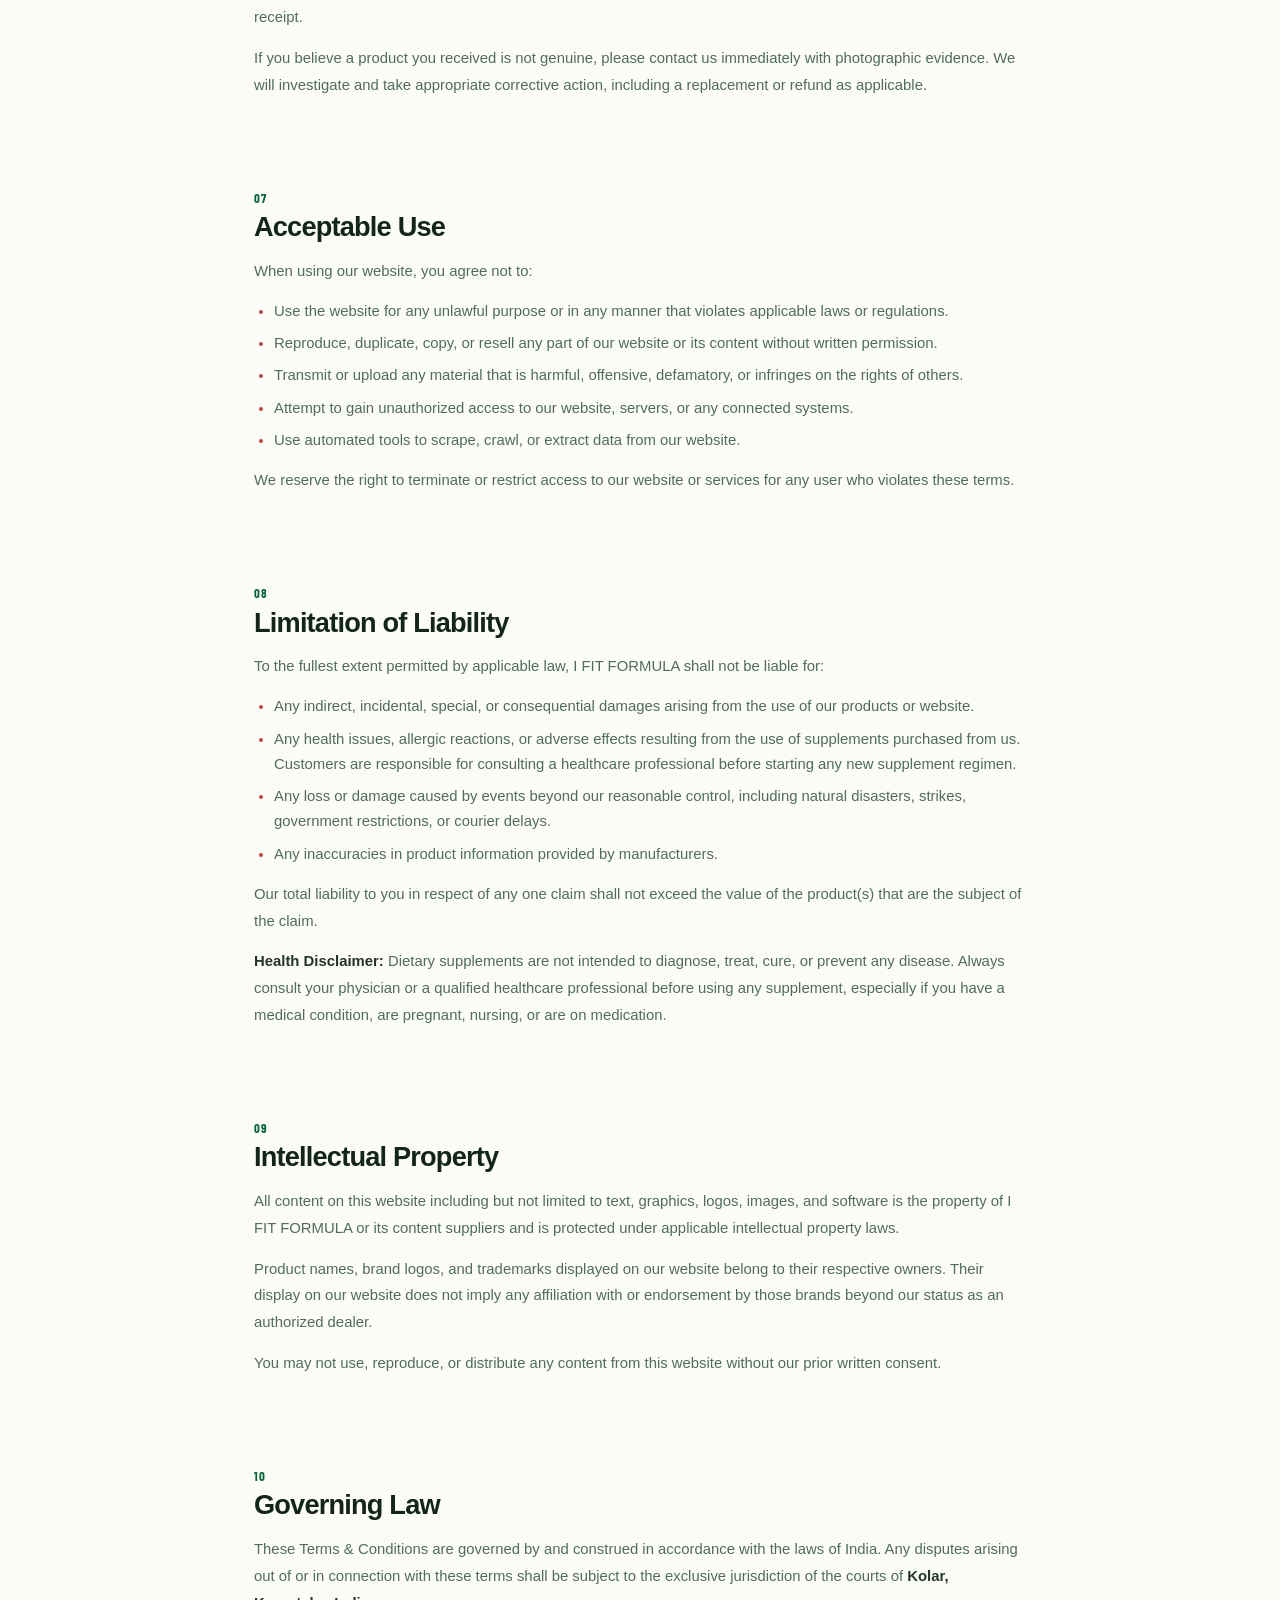
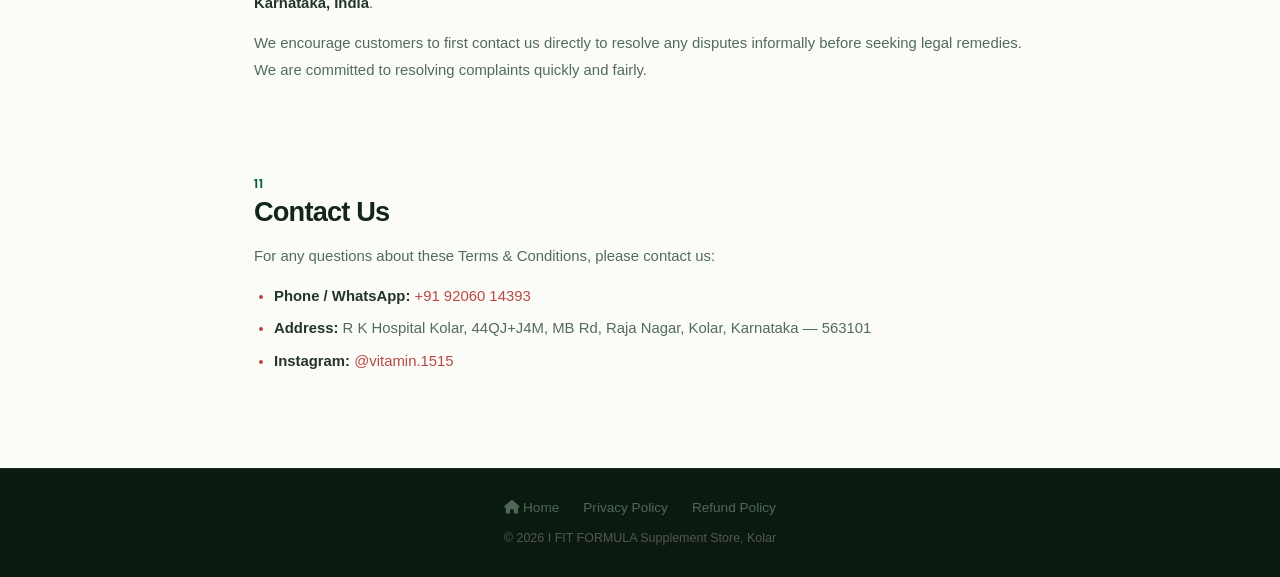
<file: terms.html>
<!DOCTYPE html>
<html lang="en-IN">
<head>
<meta charset="UTF-8"/>
<meta name="viewport" content="width=device-width, initial-scale=1.0, maximum-scale=1.0"/>
<title>Terms & Conditions | I FIT FORMULA — Kolar</title>
<meta name="description" content="Terms and Conditions for I FIT FORMULA Supplement Store, Kolar. Read our terms before placing orders or using our website."/>
<meta name="robots" content="index, follow"/>
<link rel="canonical" href="https://ifitformula.co.in/terms.html"/>
<link rel="preconnect" href="https://fonts.googleapis.com"/>
<link href="https://fonts.googleapis.com/css2?family=Barlow+Condensed:wght@600;700;800;900&family=DM+Sans:ital,wght@0,300;0,400;0,500;0,600;0,700;1,400&display=swap" rel="stylesheet"/>
<link rel="stylesheet" href="https://cdnjs.cloudflare.com/ajax/libs/font-awesome/6.4.0/css/all.min.css"/>
<style>
:root{
  --red:#D4AF37;--red-dark:#B8860B;--red-glow:rgba(212,175,55,0.22);
  --black:#080808;--dark:#101010;--surface:#181818;--card:#1E1E1E;
  --border:rgba(255,255,255,0.07);--white:#FFFFFF;--text:#F0F0F0;
  --muted:#888888;--muted2:#555555;
  --font-d:'Barlow Condensed',sans-serif;--font-b:'DM Sans',sans-serif;
}
*{margin:0;padding:0;box-sizing:border-box;}
html{scroll-behavior:smooth;}
body{font-family:var(--font-b);background:var(--black);color:var(--text);line-height:1.6;overflow-x:hidden;}
::-webkit-scrollbar{width:6px;}::-webkit-scrollbar-track{background:var(--dark);}::-webkit-scrollbar-thumb{background:var(--red);border-radius:3px;}

/* NAV */
nav{position:fixed;top:0;width:100%;z-index:200;height:66px;padding:0 24px;display:flex;align-items:center;justify-content:space-between;background:rgba(8,8,8,0.95);backdrop-filter:blur(24px);border-bottom:1px solid var(--border);}
.nav-brand{display:flex;align-items:center;gap:10px;text-decoration:none;}
.nav-logo{width:44px;height:44px;object-fit:contain;filter:drop-shadow(0 0 8px var(--red-glow));}
.nav-name{font-family:var(--font-d);font-size:1.35rem;font-weight:800;letter-spacing:0.04em;color:var(--white);line-height:1;}
.nav-name span{color:var(--red);}
.nav-back{display:flex;align-items:center;gap:8px;font-size:0.86rem;color:var(--muted);font-weight:500;transition:color 0.2s;text-decoration:none;}
.nav-back:hover{color:var(--red);}
.nav-back i{font-size:0.75rem;}

/* HERO */
.page-hero{
  margin-top:66px;
  background:linear-gradient(160deg,#171205,var(--dark));
  border-bottom:1px solid var(--border);
  padding:56px 24px 48px;
  text-align:center;
  position:relative;overflow:hidden;
}
.page-hero::before{content:'';position:absolute;width:400px;height:400px;background:radial-gradient(circle,rgba(212,175,55,0.10) 0%,transparent 65%);top:50%;left:50%;transform:translate(-50%,-50%);pointer-events:none;}
.page-label{font-size:0.7rem;letter-spacing:0.22em;text-transform:uppercase;color:var(--red);font-weight:700;margin-bottom:10px;position:relative;z-index:1;}
.page-title{font-family:var(--font-d);font-size:clamp(2.4rem,7vw,4rem);font-weight:900;color:var(--white);text-transform:uppercase;letter-spacing:0.02em;line-height:1;position:relative;z-index:1;}
.page-meta{font-size:0.82rem;color:var(--muted);margin-top:14px;position:relative;z-index:1;}

/* CONTENT */
.legal-wrap{max-width:820px;margin:0 auto;padding:64px 24px 80px;}
.toc{
  background:var(--surface);
  border:1px solid var(--border);
  border-left:3px solid var(--red);
  border-radius:12px;
  padding:24px 28px;
  margin-bottom:48px;
}
.toc-title{font-size:0.72rem;letter-spacing:0.18em;text-transform:uppercase;color:var(--red);font-weight:700;margin-bottom:14px;}
.toc ol{padding-left:18px;display:flex;flex-direction:column;gap:6px;}
.toc ol li a{font-size:0.9rem;color:var(--muted);transition:color 0.2s;text-decoration:none;}
.toc ol li a:hover{color:var(--red);}

.legal-section{margin-bottom:48px;}
.legal-section:last-child{margin-bottom:0;}
.ls-num{font-family:var(--font-d);font-size:0.8rem;color:var(--red);font-weight:700;letter-spacing:0.1em;text-transform:uppercase;margin-bottom:4px;}
.ls-title{font-family:var(--font-d);font-size:1.7rem;font-weight:800;color:var(--white);text-transform:uppercase;letter-spacing:0.02em;margin-bottom:16px;line-height:1.1;}
.ls-body p{font-size:0.93rem;color:var(--muted);line-height:1.8;margin-bottom:14px;}
.ls-body p:last-child{margin-bottom:0;}
.ls-body ul,.ls-body ol{padding-left:20px;margin-bottom:14px;display:flex;flex-direction:column;gap:7px;}
.ls-body li{font-size:0.93rem;color:var(--muted);line-height:1.7;}
.ls-body li::marker{color:var(--red);}
.ls-body strong{color:var(--text);font-weight:600;}
.ls-body a{color:var(--red);text-decoration:none;}
.ls-body a:hover{text-decoration:underline;}
.ls-divider{border:none;border-top:1px solid var(--border);margin:40px 0;}

/* highlight box */
.info-box{
  background:rgba(212,175,55,0.07);
  border:1px solid rgba(212,175,55,0.20);
  border-radius:10px;
  padding:18px 22px;
  margin-bottom:14px;
  display:flex;gap:12px;align-items:flex-start;
}
.info-box i{color:var(--red);font-size:1rem;flex-shrink:0;margin-top:2px;}
.info-box p{font-size:0.88rem;color:var(--text);line-height:1.7;margin-bottom:0!important;}

/* FOOTER STRIP */
.legal-footer{background:var(--surface);border-top:1px solid var(--border);padding:28px 24px;text-align:center;}
.lf-links{display:flex;gap:24px;justify-content:center;flex-wrap:wrap;margin-bottom:10px;}
.lf-links a{font-size:0.85rem;color:var(--muted);text-decoration:none;transition:color 0.2s;}
.lf-links a:hover{color:var(--red);}
.lf-copy{font-size:0.78rem;color:var(--muted2);}

/* MOBILE NAV */
.mob-nav{display:none;position:fixed;bottom:0;width:100%;z-index:200;background:rgba(16,16,16,0.97);backdrop-filter:blur(20px);border-top:1px solid var(--border);padding:10px 0 16px;justify-content:space-around;}
.mob-nav a{display:flex;flex-direction:column;align-items:center;gap:4px;color:var(--muted);font-size:0.65rem;font-weight:600;letter-spacing:0.04em;text-transform:uppercase;transition:color 0.2s;text-decoration:none;}
.mob-nav a i{font-size:1.1rem;}
.mob-nav a:hover{color:var(--red);}

@media(max-width:768px){
  nav{padding:0 16px;}
  .legal-wrap{padding:40px 16px 100px;}
  .mob-nav{display:flex;}
  .page-hero{padding:44px 16px 36px;}
}
</style>
<link rel="stylesheet" href="revamp.css"/>
<link rel="stylesheet" href="retail-final.css"/>
</head>
<body class="policy-revamp">

<nav>
  <a href="index.html" class="nav-brand">
    <img src="ifitlogo.jpeg" alt="I FIT FORMULA Logo" class="nav-logo"/>
    <div class="nav-name">I FIT <span>FORMULA</span></div>
  </a>
  <a href="index.html" class="nav-back"><i class="fas fa-arrow-left"></i> Back to Home</a>
</nav>

<div class="mob-nav">
  <a href="index.html"><i class="fas fa-home"></i>Home</a>
  <a href="terms.html"><i class="fas fa-file-contract"></i>Terms</a>
  <a href="privacy.html"><i class="fas fa-shield-alt"></i>Privacy</a>
  <a href="refund.html"><i class="fas fa-undo"></i>Refund</a>
</div>

<div class="page-hero">
  <div class="page-label">Legal Document</div>
  <div class="page-title">Terms &amp; Conditions</div>
  <p class="page-meta">Last updated: August 2026 &nbsp;|&nbsp; I FIT FORMULA Supplement Store, Kolar</p>
</div>

<div class="legal-wrap">

  <div class="toc">
    <div class="toc-title">Table of Contents</div>
    <ol>
      <li><a href="#acceptance">Acceptance of Terms</a></li>
      <li><a href="#about">About Our Business</a></li>
      <li><a href="#products">Products & Listings</a></li>
      <li><a href="#orders">Orders & Payment</a></li>
      <li><a href="#delivery">Delivery & Shipping</a></li>
      <li><a href="#genuine">Authenticity Guarantee</a></li>
      <li><a href="#use">Acceptable Use</a></li>
      <li><a href="#liability">Limitation of Liability</a></li>
      <li><a href="#ip">Intellectual Property</a></li>
      <li><a href="#governing">Governing Law</a></li>
      <li><a href="#contact-us">Contact Us</a></li>
    </ol>
  </div>

  <div class="info-box">
    <i class="fas fa-info-circle"></i>
    <p>Please read these Terms &amp; Conditions carefully before placing an order or using our website. By accessing this website or making a purchase, you agree to be bound by these terms.</p>
  </div>

  <div class="legal-section" id="acceptance">
    <div class="ls-num">01</div>
    <div class="ls-title">Acceptance of Terms</div>
    <div class="ls-body">
      <p>By accessing or using the I FIT FORMULA website (<strong>ifitformula.co.in</strong>) or placing an order with us via WhatsApp, phone, or in-store, you confirm that you have read, understood, and agree to be bound by these Terms &amp; Conditions.</p>
      <p>If you do not agree to these terms, please do not use our website or services. We reserve the right to update these terms at any time without prior notice. Your continued use of our website after any changes constitutes acceptance of the updated terms.</p>
      <p>These terms apply to all visitors, customers, and users of our website and services.</p>
    </div>
  </div>
  <hr class="ls-divider"/>

  <div class="legal-section" id="about">
    <div class="ls-num">02</div>
    <div class="ls-title">About Our Business</div>
    <div class="ls-body">
      <p><strong>I FIT FORMULA Supplement Store</strong> is a local sports-nutrition and wellness store based in Kolar, Karnataka, India.</p>
      <ul>
        <li><strong>Store:</strong> R K Hospital Kolar, 44QJ+J4M, MB Rd, Raja Nagar, Kolar, Karnataka 563101 — Contact: +91 92060 14393</li>
      </ul>
      <p>We stock genuine supplements sourced from authorized distributors and manufacturers. Product availability may vary by stock and brand.</p>
      <p>For questions, orders, and support, contact us on WhatsApp at <a href="https://wa.me/919206014393">+91 92060 14393</a>.</p>
    </div>
  </div>
  <hr class="ls-divider"/>

  <div class="legal-section" id="products">
    <div class="ls-num">03</div>
    <div class="ls-title">Products &amp; Listings</div>
    <div class="ls-body">
      <p>We make every effort to ensure that product descriptions, images, and pricing on our website are accurate and up to date. However:</p>
      <ul>
        <li>Product images are for representation purposes only. Actual packaging may vary by batch or manufacturer update.</li>
        <li>Prices displayed are indicative and subject to change based on manufacturer pricing revisions. Final prices are confirmed at the time of order.</li>
        <li>Product availability is subject to stock. We will notify you if a product is out of stock after you place an order.</li>
        <li>Supplement compositions, nutritional information, and health claims displayed are sourced from manufacturer data. We are not responsible for any inaccuracies in manufacturer-provided information.</li>
        <li>We do not make any medical claims. Supplements are not a substitute for a balanced diet or medical treatment.</li>
      </ul>
    </div>
  </div>
  <hr class="ls-divider"/>

  <div class="legal-section" id="orders">
    <div class="ls-num">04</div>
    <div class="ls-title">Orders &amp; Payment</div>
    <div class="ls-body">
      <p>Orders can be placed via WhatsApp, phone call, or by visiting our store in person. Online orders through our website (when available) will be subject to these same terms.</p>
      <ul>
        <li><strong>Payment methods accepted:</strong> Cash, UPI (GPay, PhonePe, Paytm), Bank Transfer / NEFT.</li>
        <li>Payment is required in full before dispatch for WhatsApp and remote orders.</li>
        <li>In-store purchases can be paid at the time of purchase.</li>
        <li>Once an order is confirmed and payment received, it cannot be cancelled unless the product is out of stock or defective.</li>
        <li>We will send a payment confirmation via WhatsApp once your payment is received.</li>
        <li>For bulk or wholesale orders, please contact us directly to discuss pricing and terms.</li>
      </ul>
    </div>
  </div>
  <hr class="ls-divider"/>

  <div class="legal-section" id="delivery">
    <div class="ls-num">05</div>
    <div class="ls-title">Delivery &amp; Shipping</div>
    <div class="ls-body">
      <p>We offer home delivery across Kolar city and select surrounding areas. Delivery to other areas in Karnataka is available on request via courier.</p>
      <ul>
        <li><strong>Local delivery (Kolar):</strong> Same day or next day delivery, subject to order time and availability.</li>
        <li><strong>Courier delivery:</strong> 2–5 business days depending on location. Courier charges apply.</li>
        <li>We are not responsible for delays caused by courier partners, natural events, or incorrect address details provided by the customer.</li>
        <li>Customers are responsible for ensuring someone is available to receive the delivery at the provided address.</li>
        <li>Risk of damage or loss during transit rests with the courier partner for courier orders. Please inspect your order upon delivery and report any damage within 24 hours.</li>
      </ul>
    </div>
  </div>
  <hr class="ls-divider"/>

  <div class="legal-section" id="genuine">
    <div class="ls-num">06</div>
    <div class="ls-title">Authenticity Guarantee</div>
    <div class="ls-body">
      <div class="info-box">
        <i class="fas fa-shield-alt"></i>
        <p>All products sold by I FIT FORMULA are 100% genuine and sourced from authorized distributors. We do not stock, sell, or promote counterfeit or adulterated products of any kind.</p>
      </div>
      <p>Many supplement brands include authenticity verification methods such as QR codes, scratch cards, or hologram stickers on their packaging. Customers are encouraged to verify product authenticity using these methods upon receipt.</p>
      <p>If you believe a product you received is not genuine, please contact us immediately with photographic evidence. We will investigate and take appropriate corrective action, including a replacement or refund as applicable.</p>
    </div>
  </div>
  <hr class="ls-divider"/>

  <div class="legal-section" id="use">
    <div class="ls-num">07</div>
    <div class="ls-title">Acceptable Use</div>
    <div class="ls-body">
      <p>When using our website, you agree not to:</p>
      <ul>
        <li>Use the website for any unlawful purpose or in any manner that violates applicable laws or regulations.</li>
        <li>Reproduce, duplicate, copy, or resell any part of our website or its content without written permission.</li>
        <li>Transmit or upload any material that is harmful, offensive, defamatory, or infringes on the rights of others.</li>
        <li>Attempt to gain unauthorized access to our website, servers, or any connected systems.</li>
        <li>Use automated tools to scrape, crawl, or extract data from our website.</li>
      </ul>
      <p>We reserve the right to terminate or restrict access to our website or services for any user who violates these terms.</p>
    </div>
  </div>
  <hr class="ls-divider"/>

  <div class="legal-section" id="liability">
    <div class="ls-num">08</div>
    <div class="ls-title">Limitation of Liability</div>
    <div class="ls-body">
      <p>To the fullest extent permitted by applicable law, I FIT FORMULA shall not be liable for:</p>
      <ul>
        <li>Any indirect, incidental, special, or consequential damages arising from the use of our products or website.</li>
        <li>Any health issues, allergic reactions, or adverse effects resulting from the use of supplements purchased from us. Customers are responsible for consulting a healthcare professional before starting any new supplement regimen.</li>
        <li>Any loss or damage caused by events beyond our reasonable control, including natural disasters, strikes, government restrictions, or courier delays.</li>
        <li>Any inaccuracies in product information provided by manufacturers.</li>
      </ul>
      <p>Our total liability to you in respect of any one claim shall not exceed the value of the product(s) that are the subject of the claim.</p>
      <p><strong>Health Disclaimer:</strong> Dietary supplements are not intended to diagnose, treat, cure, or prevent any disease. Always consult your physician or a qualified healthcare professional before using any supplement, especially if you have a medical condition, are pregnant, nursing, or are on medication.</p>
    </div>
  </div>
  <hr class="ls-divider"/>

  <div class="legal-section" id="ip">
    <div class="ls-num">09</div>
    <div class="ls-title">Intellectual Property</div>
    <div class="ls-body">
      <p>All content on this website including but not limited to text, graphics, logos, images, and software is the property of I FIT FORMULA or its content suppliers and is protected under applicable intellectual property laws.</p>
      <p>Product names, brand logos, and trademarks displayed on our website belong to their respective owners. Their display on our website does not imply any affiliation with or endorsement by those brands beyond our status as an authorized dealer.</p>
      <p>You may not use, reproduce, or distribute any content from this website without our prior written consent.</p>
    </div>
  </div>
  <hr class="ls-divider"/>

  <div class="legal-section" id="governing">
    <div class="ls-num">10</div>
    <div class="ls-title">Governing Law</div>
    <div class="ls-body">
      <p>These Terms &amp; Conditions are governed by and construed in accordance with the laws of India. Any disputes arising out of or in connection with these terms shall be subject to the exclusive jurisdiction of the courts of <strong>Kolar, Karnataka, India</strong>.</p>
      <p>We encourage customers to first contact us directly to resolve any disputes informally before seeking legal remedies. We are committed to resolving complaints quickly and fairly.</p>
    </div>
  </div>
  <hr class="ls-divider"/>

  <div class="legal-section" id="contact-us">
    <div class="ls-num">11</div>
    <div class="ls-title">Contact Us</div>
    <div class="ls-body">
      <p>For any questions about these Terms &amp; Conditions, please contact us:</p>
      <ul>
        <li><strong>Phone / WhatsApp:</strong> <a href="tel:+919206014393">+91 92060 14393</a></li>
        <li><strong>Address:</strong> R K Hospital Kolar, 44QJ+J4M, MB Rd, Raja Nagar, Kolar, Karnataka — 563101</li>
        <li><strong>Instagram:</strong> <a href="https://www.instagram.com/vitamin.1515" target="_blank">@vitamin.1515</a></li>
      </ul>
    </div>
  </div>

</div><!-- /legal-wrap -->

<div class="legal-footer">
  <div class="lf-links">
    <a href="index.html"><i class="fas fa-home"></i> Home</a>
    <a href="privacy.html">Privacy Policy</a>
    <a href="refund.html">Refund Policy</a>
  </div>
  <div class="lf-copy">&copy; 2026 I FIT FORMULA Supplement Store, Kolar</div>
</div>

</body>
</html>
</file>
<file: retail-preview.css>
:root{--ink:#13251a;--green:#076437;--green-dark:#034422;--leaf:#59aa1a;--cream:#fbfcf8;--soft:#f1f8ec;--line:#dce8d7;--yellow:#f6cf6d;--peach:#f9e5d7;--blue:#e3f0f7;--red:#bd4c47;--muted:#5f7064;--radius:16px;--shell:1240px}*{box-sizing:border-box}html{scroll-behavior:smooth}body{margin:0;background:var(--cream);color:var(--ink);font-family:Arial,Helvetica,sans-serif;font-size:16px;line-height:1.45}a{color:inherit;text-decoration:none}.shell{width:min(calc(100% - 40px),var(--shell));margin:auto}.utility-bar{background:var(--green-dark);color:#fff;font-size:12px;font-weight:700;letter-spacing:.02em}.utility-inner{min-height:36px;display:flex;align-items:center;justify-content:center;gap:13px}.utility-inner a{text-decoration:underline;text-underline-offset:3px}.utility-dot{width:4px;height:4px;border-radius:50%;background:var(--leaf)}.site-header{position:relative;z-index:5;background:#fff;border-bottom:1px solid var(--line)}.top-header{min-height:82px;display:grid;grid-template-columns:255px minmax(280px,1fr) 210px;align-items:center;gap:32px}.brand-lockup{display:flex;align-items:center;gap:10px;min-width:0}.logo-mark{width:48px;height:48px;border:1px solid #cdddc6;border-radius:13px;overflow:hidden;flex:0 0 auto;background:#fff;display:grid;place-items:center}.logo-mark img{width:100%;height:100%;object-fit:cover;object-position:center 30%;transform:scale(1.15)}.brand-lockup strong{display:block;font-size:17px;letter-spacing:-.05em;white-space:nowrap}.brand-lockup small{display:block;text-transform:uppercase;letter-spacing:.15em;font-size:8px;margin-top:3px;color:var(--green);font-weight:700}.site-search{height:44px;border:1px solid #ccd9c6;border-radius:10px;padding:0 14px;display:flex;align-items:center;gap:10px;background:#fff;transition:border-color .2s,box-shadow .2s}.site-search:focus-within{border-color:var(--green);box-shadow:0 0 0 3px rgba(7,100,55,.1)}.site-search span{font-size:28px;font-weight:700;line-height:1;transform:translateY(-2px);color:var(--green)}.site-search input{min-width:0;flex:1;border:0;outline:0;color:var(--ink);font:14px Arial,Helvetica,sans-serif}.site-search input::placeholder{color:#8a9a8d}.header-actions{display:flex;justify-content:flex-end;align-items:center;gap:18px}.help-link{display:flex;align-items:center;gap:7px;font-size:13px;font-weight:700}.help-link>span:first-child{font-size:21px;color:var(--green)}.help-link small{display:block;color:#7c8e80;font-size:10px;font-weight:400}.cart-link{background:var(--green);color:#fff;display:flex;align-items:center;gap:7px;padding:10px 12px;border-radius:9px;font-size:12px}.cart-link span{font-size:19px}.category-nav{border-top:1px solid #edf2e9;background:#fff}.category-nav-inner{min-height:46px;display:flex;align-items:center;gap:24px;overflow-x:auto;scrollbar-width:none}.category-nav-inner::-webkit-scrollbar{display:none}.category-nav a{white-space:nowrap;font-size:12px;font-weight:700;color:#405545}.category-nav a:hover{color:var(--green)}.category-nav .nav-offer{margin-left:auto;color:var(--red)}.hero-section{background:linear-gradient(125deg,#e6f4dc 0%,#f5faed 53%,#fff 100%);border-bottom:1px solid #d9e9d4;overflow:hidden}.hero-grid{min-height:438px;display:grid;grid-template-columns:1.06fr .94fr;align-items:center;gap:52px;padding:56px 0}.overline{margin:0;color:var(--green);font-size:11px;font-weight:700;letter-spacing:.12em;text-transform:uppercase}.hero-copy h1,.section-heading-row h2,.trust-grid h2{margin:11px 0 14px;font-size:clamp(37px,4.2vw,60px);letter-spacing:-.065em;line-height:1.02}.hero-copy h1 em{font-style:normal;color:var(--green)}.hero-text{max-width:565px;color:var(--muted);font-size:16px;line-height:1.7;margin:0}.hero-cta-row{display:flex;flex-wrap:wrap;gap:11px;margin-top:25px}.button{display:inline-flex;align-items:center;justify-content:center;gap:11px;min-height:45px;border-radius:9px;padding:0 17px;font-size:13px;font-weight:700;transition:transform .2s,box-shadow .2s}.button:hover{transform:translateY(-2px)}.button-primary{background:var(--green);color:#fff;box-shadow:0 8px 16px rgba(7,100,55,.18)}.button-secondary{background:#fff;border:1px solid #a9c59f;color:var(--green-dark)}.hero-points{list-style:none;margin:29px 0 0;padding:0;display:flex;flex-wrap:wrap;gap:14px 20px;color:#436047;font-size:11px;font-weight:700}.hero-points li{display:flex;align-items:center;gap:6px}.hero-points span{color:#fff;background:var(--green);border-radius:50%;width:15px;height:15px;display:inline-grid;place-items:center;font-size:10px}.hero-products{position:relative;min-height:325px}.hero-spotlight{position:absolute;border-radius:17px;padding:17px;background:#fff;border:1px solid #d7e7d1;box-shadow:0 21px 35px rgba(30,77,37,.12);display:flex;flex-direction:column;justify-content:space-between}.hero-spotlight img{object-fit:contain;mix-blend-mode:multiply}.hero-spotlight small{display:block;color:#668169;font-size:10px;font-weight:700;text-transform:uppercase;letter-spacing:.08em}.hero-spotlight strong{display:block;max-width:142px;font-size:16px;line-height:1.05;letter-spacing:-.04em;margin-top:4px}.hero-spotlight-main{right:7%;top:0;width:235px;height:320px;background:#fffef8}.hero-spotlight-main img{width:100%;height:215px}.spotlight-chip{position:absolute;top:13px;left:13px;background:var(--green);color:#fff;border-radius:99px;padding:5px 8px;font-size:9px;font-weight:700;text-transform:uppercase}.hero-spotlight-side{left:0;bottom:0;width:195px;height:240px;background:var(--yellow)}.hero-spotlight-side img{height:145px;width:100%}.hero-assurance{position:absolute;right:0;bottom:4px;background:var(--green-dark);color:#fff;padding:12px 15px;border-radius:12px;display:flex;align-items:center;gap:8px;box-shadow:0 12px 18px rgba(3,68,34,.2)}.hero-assurance b{font-size:22px;letter-spacing:-.06em}.hero-assurance span{font-size:10px;text-transform:uppercase;font-weight:700;line-height:1.1}.shop-section,.goal-section{padding:78px 0}.section-heading-row{display:flex;justify-content:space-between;align-items:end;gap:20px}.section-heading-row h2{font-size:clamp(30px,3vw,42px);margin-bottom:0}.text-link{color:var(--green);font-size:13px;font-weight:700;white-space:nowrap;border-bottom:1px solid #a8cba0;padding-bottom:4px}.text-link span{font-size:18px;vertical-align:-1px}.category-grid{display:grid;grid-template-columns:repeat(6,1fr);gap:13px;margin-top:28px}.category-card{min-height:154px;border:1px solid var(--line);border-radius:14px;padding:17px;display:flex;flex-direction:column;justify-content:flex-end;transition:transform .2s,box-shadow .2s}.category-card:hover{transform:translateY(-4px);box-shadow:0 13px 25px rgba(25,69,31,.1)}.category-card strong{font-size:15px;letter-spacing:-.04em}.category-card small{font-size:10px;color:#52705a;margin-top:4px}.category-icon{margin-bottom:auto;font-size:25px;font-weight:700;color:var(--green)}.tint-green{background:#e8f5de}.tint-mint{background:#e0f1e8}.tint-yellow{background:#fff4cf}.tint-peach{background:#faeae1}.tint-blue{background:#e6f2f8}.tint-sage{background:#edf1dd}.product-band{background:#f2f7ef;border-top:1px solid #e0ebdc;border-bottom:1px solid #e0ebdc;padding:72px 0}.product-grid{display:grid;grid-template-columns:repeat(4,1fr);gap:16px;margin-top:29px}.product-card{background:#fff;border:1px solid var(--line);border-radius:14px;overflow:hidden;transition:transform .2s,box-shadow .2s}.product-card:hover{transform:translateY(-4px);box-shadow:0 14px 30px rgba(24,71,31,.1)}.product-image{height:213px;padding:17px;background:#fbfcfa;display:grid;place-items:center}.product-image img{width:100%;height:100%;object-fit:contain;mix-blend-mode:multiply}.product-details{padding:16px}.product-details p{margin:0;color:var(--green);font-size:10px;font-weight:700;letter-spacing:.09em;text-transform:uppercase}.product-details h3{margin:7px 0 6px;font-size:17px;line-height:1.1;letter-spacing:-.045em}.product-details>span{display:block;min-height:30px;color:#718074;font-size:10px}.product-details a{margin-top:14px;color:var(--green);font-size:11px;font-weight:700;display:flex;justify-content:space-between;border-top:1px solid var(--line);padding-top:11px}.product-details b{font-size:17px;line-height:.7}.goal-grid{display:grid;grid-template-columns:1.2fr 1fr 1fr;gap:15px;margin-top:28px}.goal-panel{min-height:270px;border-radius:15px;padding:22px;display:flex;flex-direction:column;justify-content:flex-end;color:#fff;position:relative;overflow:hidden}.goal-panel:before{content:'';position:absolute;inset:0;background:linear-gradient(135deg,rgba(4,55,27,.9),rgba(4,55,27,.4))}.goal-panel>*{position:relative}.goal-panel span{position:absolute;top:19px;left:21px;font-size:12px;font-weight:700;color:#d7efc8}.goal-panel h3{margin:0;font-size:31px;line-height:.98;letter-spacing:-.065em}.goal-panel p{font-size:12px;line-height:1.6;margin:11px 0 15px;max-width:230px;color:#e6f2df}.goal-panel b{font-size:11px}.goal-strength{background:#0c5f34 url('massstrength.jpeg') center/cover}.goal-performance{background:#0c5f34 url('perform.jpeg') center/cover}.goal-wellness{background:#0c5f34 url('vitamins.jpeg') center/cover}.trust-section{background:var(--green-dark);color:#fff;padding:78px 0}.trust-grid{display:grid;grid-template-columns:.9fr 1.1fr;gap:75px;align-items:center}.trust-grid .overline{color:#a8dd78}.trust-grid h2{font-size:clamp(32px,3.6vw,49px);margin-top:9px}.trust-grid>div>p:not(.overline){color:#c7decc;max-width:470px;font-size:15px;line-height:1.75}.button-dark{background:var(--leaf);color:#112b16;margin-top:15px}.trust-list{display:grid;gap:0}.trust-list article{display:grid;grid-template-columns:40px 1fr;gap:17px;border-top:1px solid rgba(255,255,255,.18);padding:20px 0}.trust-list article:last-child{border-bottom:1px solid rgba(255,255,255,.18)}.trust-list span{color:#a8dd78;font-size:12px;font-weight:700}.trust-list strong{display:block;font-size:16px;letter-spacing:-.03em}.trust-list p{color:#c7decc;margin:5px 0 0;font-size:12px;line-height:1.6}.site-footer{background:#0b1a10;color:#e9f1e8;padding:52px 0 18px}.footer-grid{display:grid;grid-template-columns:1.4fr 1fr 1fr 1fr;gap:35px}.brand-lockup-footer strong{color:#fff}.brand-lockup-footer .logo-mark{border-color:#31523b}.footer-grid>div>p{color:#b5c7b8;font-size:12px;line-height:1.65;max-width:275px}.footer-grid h2{margin:0 0 12px;color:#96ce6c;font-size:10px;text-transform:uppercase;letter-spacing:.13em}.footer-grid>div>a:not(.brand-lockup){display:block;color:#e9f1e8;font-size:12px;margin:8px 0}.footer-grid>div>a:not(.brand-lockup):hover{color:#96ce6c}.footer-map{color:#96ce6c!important;font-weight:700}.footer-bottom{border-top:1px solid rgba(255,255,255,.12);margin-top:40px;padding-top:16px;display:flex;justify-content:space-between;gap:15px;color:#92a396;font-size:10px}@media(max-width:980px){.top-header{grid-template-columns:220px 1fr auto;gap:16px}.help-link{display:none}.category-grid{grid-template-columns:repeat(3,1fr)}.product-grid{grid-template-columns:repeat(2,1fr)}.hero-grid{gap:25px}.footer-grid{grid-template-columns:1.5fr 1fr 1fr}.footer-grid>div:last-child{grid-column:1/-1}}@media(max-width:680px){.shell{width:min(calc(100% - 28px),var(--shell))}.utility-inner{min-height:34px;font-size:10px;justify-content:flex-start;overflow:hidden;white-space:nowrap}.utility-inner span:nth-of-type(3),.utility-inner .utility-dot:nth-of-type(2){display:none}.top-header{min-height:68px;grid-template-columns:1fr auto}.brand-lockup strong{font-size:15px}.logo-mark{width:42px;height:42px}.site-search{grid-column:1/-1;grid-row:2;height:41px;margin-bottom:12px}.category-nav{border-top:0}.category-nav-inner{gap:19px;min-height:40px}.category-nav .nav-offer{margin-left:0}.hero-grid{min-height:0;grid-template-columns:1fr;padding:44px 0 38px}.hero-copy h1{font-size:42px}.hero-text{font-size:14px}.hero-products{min-height:285px;margin-top:10px}.hero-spotlight-main{right:2%;width:203px;height:276px}.hero-spotlight-main img{height:179px}.hero-spotlight-side{width:164px;height:199px}.hero-spotlight-side img{height:114px}.hero-assurance{right:0}.hero-points{gap:9px;font-size:10px}.shop-section,.goal-section{padding:55px 0}.section-heading-row{align-items:flex-start}.section-heading-row h2{font-size:30px}.text-link{font-size:11px}.category-grid{grid-template-columns:repeat(2,1fr);gap:10px;margin-top:21px}.category-card{min-height:128px;padding:14px}.product-band{padding:55px 0}.product-grid{display:flex;overflow:auto;gap:12px;margin-right:calc((100vw - 100%)/-2);padding-right:14px;scroll-snap-type:x mandatory}.product-card{min-width:235px;scroll-snap-align:start}.goal-grid{grid-template-columns:1fr;gap:11px;margin-top:22px}.goal-panel{min-height:218px}.trust-section{padding:55px 0}.trust-grid{grid-template-columns:1fr;gap:38px}.trust-grid h2{font-size:35px}.footer-grid{grid-template-columns:1fr 1fr;gap:28px}.footer-grid>div:first-child,.footer-grid>div:last-child{grid-column:1/-1}.footer-bottom{margin-top:30px;flex-direction:column}.header-actions{gap:0}.cart-link b{display:none}.cart-link{padding:9px}.cart-link span{font-size:20px}}
</file>
<file: retail-logo.css>
/* The supplied FIT FORMULA logo is a complete horizontal identity, so it is
   deliberately displayed whole rather than cropped into the old icon frame. */
.full-logo{display:block;width:172px;height:70px;object-fit:contain;object-position:left center}
.brand-lockup-footer .full-logo{width:184px;height:82px}
@media(max-width:980px){.full-logo{width:155px;height:62px}}
@media(max-width:680px){.full-logo{width:138px;height:55px}.brand-lockup-footer .full-logo{width:166px;height:74px}}
</file>
<file: retail-final.css>
/* Final store skin: the homepage uses the supplied logo and real packshots only.
   No stock gym, lifestyle, or decorative background photography is used. */
.goal-strength{background:#0a5f35!important}.goal-performance{background:#126e45!important}.goal-wellness{background:#477b29!important}
.goal-panel:before{background:linear-gradient(135deg,rgba(2,54,27,.22),rgba(2,54,27,.68))!important}
.goal-panel{border:1px solid rgba(255,255,255,.12)}

/* Commercial product shelf and founder story on the homepage. */
@media(min-width:1100px){.product-grid{grid-template-columns:repeat(5,1fr)!important}.product-image{height:184px!important}.product-details{padding:14px!important}.product-details h3{font-size:15px!important}}
.founder-section{background:#fff;padding:80px 0;border-top:1px solid #dce8d7}.founder-grid{display:grid;grid-template-columns:minmax(280px,.78fr) minmax(0,1fr);gap:72px;align-items:center}.founder-photo{position:relative;max-width:430px}.founder-photo img{display:block;width:100%;aspect-ratio:4/4.45;object-fit:cover;border-radius:18px;filter:saturate(.88) contrast(1.04)}.founder-photo span{position:absolute;right:-20px;bottom:22px;background:#076437;color:#fff;border-radius:11px;padding:13px 16px;font-size:10px;font-weight:700;letter-spacing:.1em;line-height:1.4;text-transform:uppercase}.founder-copy h2{margin:10px 0 16px;color:#13251a;font-size:clamp(34px,4.2vw,53px);letter-spacing:-.065em;line-height:1}.founder-copy>p:not(.overline){max-width:610px;color:#526c59;font-size:15px;line-height:1.75}.founder-copy .button{margin-top:13px}@media(max-width:760px){.founder-section{padding:55px 0}.founder-grid{grid-template-columns:1fr;gap:32px}.founder-photo{max-width:100%}.founder-photo img{aspect-ratio:4/3}.founder-photo span{right:12px;bottom:14px}.founder-copy h2{font-size:37px}}
.founder-grid--bodybuilding{grid-template-columns:minmax(210px,.65fr) minmax(0,1fr) minmax(210px,.65fr);gap:34px}.founder-grid--bodybuilding .founder-photo--bodybuilding{max-width:none;width:100%}.founder-grid--bodybuilding .founder-photo--bodybuilding img{aspect-ratio:3/4;object-fit:contain;object-position:center;background:#f3f7f0;filter:saturate(.96) contrast(1.02)}@media(max-width:760px){.founder-grid--bodybuilding{grid-template-columns:1fr;gap:26px}.founder-grid--bodybuilding .founder-copy{order:2}.founder-grid--bodybuilding .founder-photo--bodybuilding:first-child{order:1}.founder-grid--bodybuilding .founder-photo--bodybuilding:last-child{order:3}.founder-grid--bodybuilding .founder-photo--bodybuilding img{aspect-ratio:auto;height:auto;max-height:none;object-fit:contain}}

/* Catalogue uses the same clean retail system while retaining its existing cart,
   stock controls, product data, exact product media and brand-order logic. */
body.catalogue-revamp{--red:#076437!important;--red-dark:#034422!important;--red-glow:rgba(7,100,55,.18)!important;--gold:#68a85b!important;--gold-soft:#eff8e9!important;font-family:Arial,Helvetica,sans-serif!important;background:#fbfcf8!important;color:#13251a!important}
body.catalogue-revamp .announce-bar{background:#034422!important}
body.catalogue-revamp .announce-item,body.catalogue-revamp .announce-sep{font-family:Arial,Helvetica,sans-serif!important;color:#fff!important}
body.catalogue-revamp nav{height:82px!important;background:#fff!important;border-bottom:1px solid #dce8d7!important;padding:0 24px!important}
body.catalogue-revamp .nav-logo{width:136px!important;height:66px!important;object-fit:contain!important;object-position:left center!important;border-radius:0!important;filter:none!important}
body.catalogue-revamp .nav-name{display:none!important}
body.catalogue-revamp .nav-links a{font-family:Arial,Helvetica,sans-serif!important;color:#375442!important;font-weight:700!important}
body.catalogue-revamp .nav-cta{background:#076437!important;border-radius:9px!important;text-transform:none!important;letter-spacing:0!important}
body.catalogue-revamp .page-hero{min-height:245px!important;background:linear-gradient(125deg,#e6f4dc,#f7fbf1,#fff)!important;border:0!important}
body.catalogue-revamp .page-title{font-family:Arial,Helvetica,sans-serif!important;text-transform:none!important;letter-spacing:-.06em!important;color:#13251a!important;font-weight:700!important}
body.catalogue-revamp .page-label{font-family:Arial,Helvetica,sans-serif!important;color:#076437!important;font-weight:700!important}
body.catalogue-revamp .page-sub{color:#5f7064!important}
body.catalogue-revamp .offer-banner{background:#fff!important;border:1px solid #cfe1c9!important}
body.catalogue-revamp .offer-item,body.catalogue-revamp .offer-sep{color:#076437!important;font-family:Arial,Helvetica,sans-serif!important}
body.catalogue-revamp .advice-bar{background:#eff8e9!important;border-color:#cfe1c9!important}
body.catalogue-revamp .advice-bar a,body.catalogue-revamp .advice-bar a span{color:#075b34!important}
body.catalogue-revamp .global-search-bar,body.catalogue-revamp .filter-bar{background:#fbfcf8!important;border-color:#dce8d7!important}
body.catalogue-revamp .global-search-input-wrap,body.catalogue-revamp .search-input,body.catalogue-revamp .global-sort,body.catalogue-revamp .sort-select{background:#fff!important;border-color:#cddfc7!important;color:#13251a!important;border-radius:9px!important;font-family:Arial,Helvetica,sans-serif!important}
body.catalogue-revamp .cat-filter-pill{background:#fff!important;border-color:#cddfc7!important;color:#3c5e46!important;font-family:Arial,Helvetica,sans-serif!important}
body.catalogue-revamp .cat-filter-pill.active{background:#076437!important;border-color:#076437!important;color:#fff!important}
body.catalogue-revamp .brand-card,body.catalogue-revamp .cat-card,body.catalogue-revamp .prod-card{background:#fff!important;border-color:#dce8d7!important;border-radius:14px!important;box-shadow:0 8px 22px rgba(21,67,30,.06)!important}
body.catalogue-revamp .brand-card:hover,body.catalogue-revamp .cat-card:hover,body.catalogue-revamp .prod-card:hover{border-color:#83b976!important;box-shadow:0 14px 28px rgba(21,67,30,.12)!important}
body.catalogue-revamp .brand-card-name,body.catalogue-revamp .cat-card-name,body.catalogue-revamp .prod-name{color:#13251a!important;font-family:Arial,Helvetica,sans-serif!important}
body.catalogue-revamp .prod-img-wrap{background:#fbfcfa!important}.catalogue-revamp .prod-body{background:#fff!important}
body.catalogue-revamp .prod-brand-tag{color:#076437!important}.catalogue-revamp .call-for-price{background:#eff8e9!important;border-color:#cfe1c9!important;color:#31563d!important}
body.catalogue-revamp .prod-cta{background:#076437!important;border-color:#076437!important;border-radius:8px!important}.catalogue-revamp footer{background:#0b1a10!important}
body.catalogue-revamp .weight-pill,body.catalogue-revamp .flav-swatch{border-color:#a9cfa1!important;color:#315b46!important}body.catalogue-revamp .weight-pill.active{background:#eaf6e7!important;border-color:#076437!important;color:#075b34!important;box-shadow:0 0 0 1px #076437!important}body.catalogue-revamp .flav-swatch.active{outline-color:#076437!important;box-shadow:0 0 0 2px #076437!important}body.catalogue-revamp .brand-card-banner,body.catalogue-revamp .cat-card-banner{background:#eef7ea!important}body.catalogue-revamp .brand-card-banner-placeholder,body.catalogue-revamp .cat-card-banner-placeholder{background:#d8ecd1!important;color:#076437!important}body.catalogue-revamp .prod-selector-label,body.catalogue-revamp .prod-meta-label{color:#466a50!important}body.catalogue-revamp .empty-wa{background:#076437!important;border-color:#076437!important}body.catalogue-revamp .cart-badge,body.catalogue-revamp .mob-cart-badge{background:#076437!important}
@media(max-width:768px){body.catalogue-revamp nav{height:70px!important;padding:0 14px!important}body.catalogue-revamp .nav-logo{width:116px!important;height:58px!important}body.catalogue-revamp .nav-cta{font-size:10px!important;padding:10px!important}body.catalogue-revamp .mob-nav{background:#fff!important;border-top:1px solid #dce8d7!important}body.catalogue-revamp .mob-nav a{color:#315b46!important}}

/* The legal pages retain their wording while adopting the same logo, typography,
   white surfaces and green accents as the storefront. */
body.policy-revamp{font-family:Arial,Helvetica,sans-serif!important;background:#fbfcf8!important;color:#13251a!important}
body.policy-revamp nav{background:#fff!important;border-bottom:1px solid #dce8d7!important;height:78px!important}
body.policy-revamp .nav-logo{width:136px!important;height:66px!important;object-fit:contain!important;object-position:left center!important;filter:none!important}
body.policy-revamp .nav-name{display:none!important}body.policy-revamp .nav-back{color:#076437!important;font-family:Arial,Helvetica,sans-serif!important;font-weight:700!important}
body.policy-revamp .page-hero{margin-top:78px!important;background:linear-gradient(125deg,#e6f4dc,#f7fbf1)!important;border-bottom:1px solid #dce8d7!important}
body.policy-revamp .page-title{font-family:Arial,Helvetica,sans-serif!important;color:#13251a!important;text-transform:none!important;letter-spacing:-.05em!important}body.policy-revamp .page-label,body.policy-revamp .toc-title,body.policy-revamp .ls-num{color:#076437!important}body.policy-revamp .page-meta,body.policy-revamp .ls-body p,body.policy-revamp .ls-body li,body.policy-revamp .toc ol li a{color:#526c59!important}
body.policy-revamp .toc,body.policy-revamp .info-box{background:#fff!important;border-color:#cfe1c9!important}body.policy-revamp .ls-title{font-family:Arial,Helvetica,sans-serif!important;color:#13251a!important;text-transform:none!important;letter-spacing:-.03em!important}body.policy-revamp .legal-footer{background:#0b1a10!important}
@media(max-width:768px){body.policy-revamp nav{height:70px!important}body.policy-revamp .nav-logo{width:116px!important;height:58px!important}body.policy-revamp .page-hero{margin-top:70px!important}}
</file>
<file: retail-rich.css>
/* Trust-led commercial homepage expansion. This file deliberately uses only
   the FIT FORMULA greens, neutral surfaces and existing real store images. */
:root{--ff-ink:#102519;--ff-green:#076437;--ff-deep:#034422;--ff-leaf:#67ad3c;--ff-soft:#edf7e8;--ff-line:#d9e8d4;--ff-muted:#55705d}
.hero-section{background:linear-gradient(125deg,#e0f2d6 0%,#f6fbf2 56%,#fff 100%)!important}.overline{color:var(--ff-green)!important}.button-primary,.cart-link{background:var(--ff-green)!important}.button-secondary{border-color:#a6ca9a!important;color:var(--ff-deep)!important}.hero-assurance{background:var(--ff-deep)!important}.spotlight-chip{background:var(--ff-green)!important}.text-link{color:var(--ff-green)!important;border-color:#a6ca9a!important}
.proof-strip{background:var(--ff-deep);color:#fff}.proof-grid{display:grid;grid-template-columns:repeat(4,1fr);gap:0}.proof-grid article{display:grid;grid-template-columns:28px 1fr;gap:13px;padding:25px 22px;border-right:1px solid rgba(255,255,255,.16)}.proof-grid article:last-child{border:0}.proof-grid span{color:#a9dc83;font-size:11px;font-weight:700}.proof-grid strong{font-size:13px;line-height:1.1}.proof-grid p{margin:6px 0 0;color:#c8dfca;font-size:11px;line-height:1.55}
.choice-section{padding:86px 0;background:#fff}.section-intro{max-width:730px;color:var(--ff-muted);font-size:15px;line-height:1.75;margin:20px 0 0}.choice-grid{display:grid;grid-template-columns:repeat(4,1fr);gap:14px;margin-top:31px}.choice-grid article{min-height:242px;border:1px solid var(--ff-line);border-radius:16px;padding:22px;background:linear-gradient(150deg,#fff,#f3faef);display:flex;flex-direction:column}.choice-number{font-size:11px;color:var(--ff-green);font-weight:700}.choice-grid h3{margin:34px 0 9px;font-size:21px;line-height:1.02;letter-spacing:-.045em;color:var(--ff-ink)}.choice-grid p{font-size:12px;line-height:1.65;color:var(--ff-muted);margin:0}.choice-grid a{margin-top:auto;padding-top:19px;color:var(--ff-green);font-size:11px;font-weight:700}
.verification-section{padding:86px 0;background:var(--ff-soft);border-top:1px solid var(--ff-line);border-bottom:1px solid var(--ff-line)}.verification-grid{display:grid;grid-template-columns:.9fr 1.1fr;gap:80px;align-items:center}.verification-grid h2,.brands-section h2,.delivery-section h2,.faq-section h2{margin:11px 0 15px;color:var(--ff-ink);font-size:clamp(31px,3.5vw,48px);line-height:1.05;letter-spacing:-.06em}.verification-grid>div>p:not(.overline){color:var(--ff-muted);line-height:1.75;font-size:15px}.checklist{list-style:none;margin:0;padding:0;background:#fff;border:1px solid var(--ff-line);border-radius:17px;overflow:hidden}.checklist li{display:grid;grid-template-columns:120px 1fr;gap:18px;padding:19px 22px;border-bottom:1px solid var(--ff-line)}.checklist li:last-child{border:0}.checklist b{color:var(--ff-green);font-size:12px;text-transform:uppercase;letter-spacing:.08em}.checklist span{color:var(--ff-muted);font-size:13px}
.brands-section{padding:86px 0;background:#fff}.brand-order-grid{display:grid;grid-template-columns:repeat(5,1fr);gap:10px;margin-top:30px}.brand-order-grid a{min-height:154px;border:1px solid var(--ff-line);border-radius:12px;padding:14px;background:#fbfdf9;display:grid;grid-template-rows:auto 1fr auto;gap:8px;transition:transform .2s,border-color .2s,box-shadow .2s}.brand-order-grid a:hover{transform:translateY(-3px);border-color:#88bf78;box-shadow:0 12px 24px rgba(27,75,32,.1)}.brand-order-grid b{color:var(--ff-green);font-size:11px}.brand-order-logo{min-height:66px;display:grid;place-items:center;padding:2px}.brand-order-logo img{display:block;width:100%;height:62px;object-fit:contain}.brand-order-grid strong{color:var(--ff-ink);font-size:13px;line-height:1.1}
.founder-section{border-top:0!important;background:#f8fbf6!important}.delivery-section{padding:82px 0;background:var(--ff-deep);color:#fff}.delivery-grid{display:grid;grid-template-columns:1.1fr .9fr;gap:80px;align-items:center}.delivery-section .overline{color:#afdd8c!important}.delivery-section h2{color:#fff}.delivery-section p:not(.overline){color:#cfe3d0;font-size:15px;line-height:1.75;max-width:650px}.button-light{background:#a9dc83;color:#17331d}.delivery-towns{display:flex;flex-wrap:wrap;gap:9px;align-content:center}.delivery-towns span{border:1px solid rgba(255,255,255,.28);border-radius:8px;padding:11px 13px;font-size:12px;font-weight:700}.delivery-towns span:first-child,.delivery-towns span:nth-child(4){background:#a9dc83;border-color:#a9dc83;color:#17331d}.delivery-towns p{width:100%;font-size:11px!important;margin:13px 0 0;color:#b9d4bc!important}
.faq-section{padding:88px 0}.faq-grid{display:grid;grid-template-columns:repeat(2,1fr);gap:12px;margin-top:31px}.faq-grid details{border:1px solid var(--ff-line);border-radius:12px;background:#fff;padding:0 18px}.faq-grid summary{cursor:pointer;list-style:none;padding:18px 24px 18px 0;color:var(--ff-ink);font-weight:700;font-size:14px;position:relative}.faq-grid summary::-webkit-details-marker{display:none}.faq-grid summary:after{content:'+';position:absolute;right:0;color:var(--ff-green);font-size:21px;top:12px}.faq-grid details[open] summary:after{content:'–'}.faq-grid p{margin:0 0 18px;color:var(--ff-muted);font-size:13px;line-height:1.7}
@media(max-width:900px){.proof-grid{grid-template-columns:repeat(2,1fr)}.proof-grid article:nth-child(2){border-right:0}.proof-grid article:nth-child(-n+2){border-bottom:1px solid rgba(255,255,255,.16)}.choice-grid{grid-template-columns:repeat(2,1fr)}.verification-grid,.delivery-grid{grid-template-columns:1fr;gap:38px}.brand-order-grid{grid-template-columns:repeat(3,1fr)}}
@media(max-width:620px){.proof-grid{grid-template-columns:1fr}.proof-grid article{border-right:0;border-bottom:1px solid rgba(255,255,255,.16)!important;padding:18px 4px}.proof-grid article:last-child{border-bottom:0!important}.choice-section,.verification-section,.brands-section,.faq-section{padding:58px 0}.choice-grid,.faq-grid{grid-template-columns:1fr}.choice-grid article{min-height:205px}.brand-order-grid{grid-template-columns:repeat(2,1fr)}.brand-order-grid a{min-height:142px}.brand-order-logo{min-height:58px}.brand-order-logo img{height:54px}.checklist li{grid-template-columns:1fr;gap:5px;padding:16px}.delivery-section{padding:58px 0}}

/* Product imagery makes the category routes recognisable before a visitor opens the catalogue. */
.category-card{min-height:224px;padding:14px;justify-content:stretch;overflow:hidden}.category-image{height:142px;display:grid;place-items:center;margin-bottom:9px}.category-image img{display:block;width:100%;height:100%;object-fit:contain;mix-blend-mode:multiply;transition:transform .2s}.category-card:hover .category-image img{transform:scale(1.05)}.category-copy{display:flex;flex-direction:column;align-items:flex-start;margin-top:auto}.category-card strong{font-size:15px}.category-card small{line-height:1.35}
@media(max-width:680px){.category-card{min-height:188px;padding:12px}.category-image{height:108px;margin-bottom:7px}.category-card strong{font-size:14px}}

/* Homepage carousels: three complete cards on desktop, then a controlled reverse cycle. */
.carousel{margin-top:28px}.carousel-viewport{margin:-4px;overflow:hidden;padding:4px}.carousel-track{--carousel-visible:3;display:flex!important;gap:16px!important;margin:0!important;overflow-x:auto;overscroll-behavior-x:contain;scroll-behavior:smooth;scroll-snap-type:x mandatory;scrollbar-width:none}.carousel-track::-webkit-scrollbar{display:none}.carousel-track>.category-card,.carousel-track>.product-card{box-sizing:border-box;flex:0 0 calc((100% - 32px)/3);min-width:0;scroll-snap-align:start;scroll-snap-stop:always}.carousel-footer{display:flex;align-items:center;justify-content:space-between;gap:14px;margin-top:17px}.carousel-status{margin:0;color:var(--ff-muted);font-size:11px;font-weight:700;letter-spacing:.02em}.carousel-controls{display:flex;gap:8px}.carousel-button{width:42px;height:42px;border:1px solid #a8cba0;border-radius:50%;background:#fff;color:var(--ff-deep);cursor:pointer;font:700 20px/1 Arial,sans-serif;transition:background .2s,color .2s,opacity .2s,transform .2s}.carousel-button:hover:not(:disabled){background:var(--ff-green);color:#fff;transform:translateY(-1px)}.carousel-button:focus-visible{outline:3px solid rgba(103,173,60,.35);outline-offset:2px}.carousel-button:disabled{cursor:not-allowed;opacity:.36}

/* Category title and detail sit inside a protected overlay so the shelf never has empty text space. */
.carousel--categories .category-card{position:relative;min-height:294px!important;padding:0!important;isolation:isolate;overflow:hidden}.carousel--categories .category-image{display:grid!important;height:100%!important;margin:0!important;place-items:center;background:radial-gradient(circle at 50% 31%,rgba(255,255,255,.72),rgba(255,255,255,0) 46%)}.carousel--categories .category-image:after{position:absolute;inset:0;z-index:-1;background:linear-gradient(to bottom,rgba(6,49,25,0) 35%,rgba(3,49,24,.93) 100%);content:''}.carousel--categories .category-image img{height:84%!important;padding:17px 19px 56px;width:100%!important}.carousel--categories .category-copy{position:absolute;right:13px;bottom:13px;left:13px;z-index:1;display:flex!important;gap:3px;margin:0!important;padding:12px 13px;border:1px solid rgba(214,239,196,.28);border-radius:10px;background:rgba(1,49,24,.76);box-shadow:0 12px 25px rgba(0,0,0,.18);backdrop-filter:blur(7px);color:#fff}.carousel--categories .category-copy strong{color:#fff;font-size:16px}.carousel--categories .category-copy small{color:#d9efd7;font-size:11px;line-height:1.3}

.carousel--categories .category-image{position:relative;z-index:0}.carousel--categories .category-image:after{z-index:1}.carousel--categories .category-image img{position:relative;z-index:0}.carousel--categories .category-copy{z-index:2}

/* Product pages stay grouped by brand: three cards per desktop slide. */
.carousel--products .product-card{display:flex;min-height:410px;flex-direction:column}.carousel--products .product-image{height:232px!important;flex:0 0 auto;padding:20px!important}.carousel--products .product-details{display:flex;flex:1;flex-direction:column}.carousel--products .product-details a{margin-top:auto}.product-card--brand-enquiry .product-image{background:radial-gradient(circle at center,#fff 12%,#e8f4e4 100%)}.product-card--brand-enquiry .product-image img{height:95px;max-width:68%;mix-blend-mode:normal;object-fit:contain}.product-card--brand-enquiry .product-details{background:#f6fbf3}.product-card--brand-enquiry .product-details h3{max-width:170px}

/* Corrected homepage shelf: two rows and four cards per row, with every label below its image. */
.carousel-track{--carousel-visible:1;display:flex!important;gap:0!important}.carousel-track>.carousel-page{box-sizing:border-box;display:grid;flex:0 0 100%;min-width:100%;scroll-snap-align:start;scroll-snap-stop:always}.carousel-page.category-grid,.carousel-page.product-grid{grid-template-columns:repeat(4,minmax(0,1fr))!important;grid-template-rows:repeat(2,minmax(0,1fr));grid-auto-flow:row;gap:15px;margin:0!important}.carousel--categories .carousel-footer{display:none}.carousel--categories .category-card,.carousel--products .product-card{box-sizing:border-box;min-width:0}.carousel--categories .category-card{display:flex!important;height:282px;min-height:282px!important;padding:0!important;flex-direction:column;background:#fff}.carousel--categories .category-image{position:relative!important;z-index:auto!important;display:grid!important;height:180px!important;min-height:180px;margin:0!important;padding:12px;background:inherit;place-items:center}.carousel--categories .category-image:after{display:none}.carousel--categories .category-image img{position:static!important;z-index:auto!important;height:100%!important;padding:0!important;object-fit:contain}.carousel--categories .category-copy{position:static!important;z-index:auto!important;display:flex!important;min-height:102px;flex:1;gap:4px;margin:0!important;padding:14px 15px;border:0;border-top:1px solid var(--ff-line);border-radius:0;background:#fff;box-shadow:none;backdrop-filter:none;color:var(--ff-ink)}.carousel--categories .category-copy strong{color:var(--ff-ink);font-size:16px}.carousel--categories .category-copy small{color:var(--ff-muted);font-size:11px;line-height:1.35}.carousel--products .product-card{display:flex!important;height:356px;min-height:356px;flex-direction:column;background:#fff}.carousel--products .product-image{display:grid!important;height:196px!important;min-height:196px;padding:15px!important;border-bottom:1px solid var(--ff-line);background:#f8fbf6;place-items:center}.carousel--products .product-image img{height:100%;max-width:100%;object-fit:contain}.carousel--products .product-details{display:flex!important;min-height:160px;flex:1;flex-direction:column;padding:14px 15px!important;background:#fff}.carousel--products .product-details h3{font-size:15px}.carousel--products .product-details>span{min-height:0}.carousel--products .product-details a{margin-top:auto}.product-card--brand-enquiry .product-image,.product-card--catalogue-cta .product-image{background:#eef7ea}.product-card--brand-enquiry .product-image img,.product-card--catalogue-cta .product-image img{height:82px;max-width:65%;mix-blend-mode:normal}.product-card--brand-enquiry .product-details,.product-card--catalogue-cta .product-details{background:#fff}

.carousel--categories .category-image{background:#f6faf3}.carousel--categories .tint-green .category-image{background:#e8f5de}.carousel--categories .tint-mint .category-image{background:#e0f1e8}.carousel--categories .tint-yellow .category-image{background:#fff4cf}.carousel--categories .tint-peach .category-image{background:#faeae1}.carousel--categories .tint-blue .category-image{background:#e6f2f8}.carousel--categories .tint-sage .category-image{background:#edf1dd}

/* Location and gym enquiry are kept within Ali's section so membership leads are not lost. */
.founder-actions{display:flex;flex-wrap:wrap;gap:10px;margin-top:18px}.founder-copy .founder-actions .button{margin-top:0}.button-map{border:1px solid #89b47d;background:#fff;color:var(--ff-deep);box-shadow:none}.gym-enquiry-card{margin-top:22px;padding:19px 20px;border:1px solid #cce2c4;border-radius:15px;background:linear-gradient(135deg,#fff,#eef8e9);box-shadow:0 12px 28px rgba(21,79,38,.07)}.gym-enquiry-card .overline{margin:0;color:var(--ff-green)!important;font-size:10px}.gym-enquiry-card h3{margin:8px 0 5px;color:var(--ff-ink);font-size:20px;letter-spacing:-.04em}.gym-enquiry-card>p:not(.overline){margin:0;color:var(--ff-muted);font-size:13px;line-height:1.55}.gym-enquiry-card a{display:flex;justify-content:space-between;gap:12px;margin-top:13px;padding-top:12px;border-top:1px solid #cfe2c9;color:var(--ff-green);font-size:12px;font-weight:700}.gym-enquiry-card a b{font-size:17px;line-height:.75}

@media(max-width:1024px){.carousel-track{--carousel-visible:2}.carousel-track>.category-card,.carousel-track>.product-card{flex-basis:calc((100% - 16px)/2)}.carousel--categories .category-card{min-height:274px!important}.carousel--products .product-card{min-height:390px}.carousel--products .product-image{height:212px!important}}
@media(max-width:640px){.carousel{margin-top:21px}.carousel-viewport{margin:-3px;padding:3px}.carousel-track{--carousel-visible:1;gap:12px!important}.carousel-track>.category-card,.carousel-track>.product-card{flex-basis:100%}.carousel--categories .category-card{min-height:318px!important}.carousel--categories .category-image img{height:87%!important;padding:16px 24px 66px}.carousel--categories .category-copy{right:12px;bottom:12px;left:12px;padding:12px}.carousel--products .product-card{min-height:398px}.carousel--products .product-image{height:220px!important}.carousel-footer{margin-top:13px}.carousel-status{font-size:10px}.carousel-button{width:44px;height:44px}.founder-actions{display:grid;grid-template-columns:1fr}.founder-actions .button{width:100%}.gym-enquiry-card{margin-top:18px;padding:17px}.gym-enquiry-card h3{font-size:19px}}
@media(max-width:1024px){.carousel-track{--carousel-visible:1}.carousel-page.category-grid,.carousel-page.product-grid{grid-template-columns:repeat(2,minmax(0,1fr))!important;gap:13px}.carousel--categories .category-card{height:258px;min-height:258px!important}.carousel--categories .category-image{height:160px!important;min-height:160px}.carousel--categories .category-copy{min-height:98px}.carousel--products .product-card{height:326px;min-height:326px}.carousel--products .product-image{height:174px!important;min-height:174px}.carousel--products .product-details{min-height:152px}}
@media(max-width:640px){.carousel-track{--carousel-visible:1}.carousel-page.category-grid,.carousel-page.product-grid{grid-template-columns:repeat(2,minmax(0,1fr))!important;gap:10px}.carousel--categories .category-card{height:224px;min-height:224px!important}.carousel--categories .category-image{height:132px!important;min-height:132px;padding:8px}.carousel--categories .category-copy{min-height:92px;padding:11px}.carousel--categories .category-copy strong{font-size:14px}.carousel--categories .category-copy small{font-size:10px}.carousel--products .product-card{height:298px;min-height:298px}.carousel--products .product-image{height:145px!important;min-height:145px;padding:10px!important}.carousel--products .product-details{min-height:153px;padding:11px!important}.carousel--products .product-details p{font-size:9px}.carousel--products .product-details h3{margin:5px 0;font-size:13px}.carousel--products .product-details>span,.carousel--products .product-details a{font-size:10px}.carousel--products .product-details a{padding-top:9px}.carousel-footer{margin-top:12px}}
/* Hard card separation: artwork is clipped inside its own box, followed by a real gap and a separate copy box. */
.carousel--categories .category-card,.carousel--products .product-card{box-sizing:border-box!important;display:flex!important;flex-direction:column!important;gap:12px!important;padding:12px!important;overflow:hidden!important;background:#fff!important}
.carousel--categories .category-card{height:290px!important;min-height:290px!important}
.carousel--products .product-card{height:372px!important;min-height:372px!important}
.carousel--categories .category-image,.carousel--products .product-image{box-sizing:border-box!important;position:relative!important;z-index:auto!important;display:grid!important;width:100%!important;margin:0!important;overflow:hidden!important;border:1px solid var(--ff-line)!important;border-radius:10px!important;place-items:center!important}
.carousel--categories .category-image{height:158px!important;min-height:158px!important;max-height:158px!important;flex:0 0 158px!important;padding:12px!important;background:#f6faf3!important}
.carousel--products .product-image{height:176px!important;min-height:176px!important;max-height:176px!important;flex:0 0 176px!important;padding:12px!important;background:#f8fbf6!important}
.carousel--categories .category-image:after{display:none!important}
.carousel--categories .category-image img,.carousel--products .product-image img{position:static!important;z-index:auto!important;display:block!important;width:auto!important;height:auto!important;max-width:86%!important;max-height:100%!important;margin:0!important;padding:0!important;object-fit:contain!important;transform:none!important}
.carousel--categories .category-copy,.carousel--products .product-details{box-sizing:border-box!important;position:relative!important;z-index:1!important;display:flex!important;flex:1 1 auto!important;min-height:0!important;margin:0!important;padding:13px 14px!important;overflow:hidden!important;border:1px solid var(--ff-line)!important;border-radius:10px!important;background:#fff!important;box-shadow:none!important;backdrop-filter:none!important;color:var(--ff-ink)!important}
.carousel--categories .category-copy{flex-direction:column!important;gap:4px!important}
.carousel--products .product-details{flex-direction:column!important}
.carousel--products .product-details a{margin-top:auto!important}
.carousel--categories .tint-green .category-image{background:#e8f5de!important}.carousel--categories .tint-mint .category-image{background:#e0f1e8!important}.carousel--categories .tint-yellow .category-image{background:#fff4cf!important}.carousel--categories .tint-peach .category-image{background:#faeae1!important}.carousel--categories .tint-blue .category-image{background:#e6f2f8!important}.carousel--categories .tint-sage .category-image{background:#edf1dd!important}
@media(max-width:1024px){.carousel--categories .category-card{height:260px!important;min-height:260px!important;gap:10px!important;padding:10px!important}.carousel--products .product-card{height:328px!important;min-height:328px!important;gap:10px!important;padding:10px!important}.carousel--categories .category-image{height:138px!important;min-height:138px!important;max-height:138px!important;flex-basis:138px!important;padding:10px!important}.carousel--products .product-image{height:150px!important;min-height:150px!important;max-height:150px!important;flex-basis:150px!important;padding:10px!important}.carousel--categories .category-copy,.carousel--products .product-details{padding:11px 12px!important}}
@media(max-width:640px){.carousel--categories .category-card{height:226px!important;min-height:226px!important;gap:8px!important;padding:8px!important}.carousel--products .product-card{height:286px!important;min-height:286px!important;gap:8px!important;padding:8px!important}.carousel--categories .category-image{height:116px!important;min-height:116px!important;max-height:116px!important;flex-basis:116px!important;padding:8px!important}.carousel--products .product-image{height:124px!important;min-height:124px!important;max-height:124px!important;flex-basis:124px!important;padding:8px!important}.carousel--categories .category-copy,.carousel--products .product-details{padding:10px!important}.carousel--categories .category-image img,.carousel--products .product-image img{max-width:90%!important}}
/* Full-packshot correction: the image boxes size from their width and each artwork scales completely inside them. */
.carousel--categories .category-card,.carousel--products .product-card{height:auto!important;min-height:0!important}
.carousel--categories .category-image,.carousel--products .product-image{height:auto!important;min-height:0!important;max-height:none!important;flex:0 0 auto!important;aspect-ratio:4 / 2.35!important;align-items:center!important;justify-items:center!important}
.carousel--categories .category-image img,.carousel--products .product-image img{box-sizing:border-box!important;display:block!important;width:100%!important;height:100%!important;min-width:0!important;min-height:0!important;max-width:100%!important;max-height:100%!important;object-fit:contain!important;object-position:center!important}
.carousel--categories .category-copy{min-height:104px!important;overflow:visible!important}
.carousel--products .product-details{min-height:146px!important;overflow:visible!important}
@media(max-width:1024px){.carousel--categories .category-image,.carousel--products .product-image{aspect-ratio:4 / 2.45!important}.carousel--categories .category-copy{min-height:98px!important}.carousel--products .product-details{min-height:142px!important}}
@media(max-width:640px){.carousel--categories .category-image,.carousel--products .product-image{aspect-ratio:1 / 1!important}.carousel--categories .category-copy{min-height:88px!important}.carousel--products .product-details{min-height:130px!important}}
@media(prefers-reduced-motion:reduce){.carousel-track{scroll-behavior:auto}.carousel-button{transition:none}}
</file>
<file: hero-upgrade.css>
/* High-contrast hero identity. All movement is CSS-only and disables when a
   visitor prefers reduced motion. The background uses the store's own supplied storefront photo. */
#top .hero-strong{background:linear-gradient(90deg,rgba(1,57,29,.98) 0%,rgba(5,83,45,.93) 48%,rgba(7,100,55,.66) 100%),url('galarry4.jpeg') right center/auto 100% no-repeat,linear-gradient(118deg,#01391d 0%,#075d33 49%,#0a7a43 100%)!important}
.hero-strong{position:relative;isolation:isolate;overflow:hidden;background:linear-gradient(118deg,#01391d 0%,#075d33 49%,#0a7a43 100%)!important;border:0!important}.hero-strong:after{content:'';position:absolute;inset:auto -14% -40% auto;width:55vw;height:55vw;max-width:760px;max-height:760px;border:1px solid rgba(198,238,174,.3);border-radius:50%;z-index:-1}.hero-grid{min-height:545px!important;padding:75px 0 54px!important;position:relative}.hero-grid-lines{position:absolute;z-index:-1;inset:0;background-image:linear-gradient(rgba(223,255,214,.08) 1px,transparent 1px),linear-gradient(90deg,rgba(223,255,214,.08) 1px,transparent 1px);background-size:48px 48px;mask-image:linear-gradient(to bottom,black,transparent 88%)}.hero-graphic{position:absolute;border-radius:50%;z-index:-1;filter:blur(1px);pointer-events:none}.hero-graphic-one{top:-260px;right:10%;width:500px;height:500px;border:80px solid rgba(173,229,134,.1);animation:heroDrift 10s ease-in-out infinite}.hero-graphic-two{bottom:-210px;left:-140px;width:420px;height:420px;background:rgba(161,224,118,.12);filter:blur(30px);animation:heroDrift 13s ease-in-out -5s infinite}.hero-strong .overline{color:#b8ec91!important;letter-spacing:.16em}.hero-strong h1{color:#fff!important;max-width:650px;text-shadow:none}.hero-strong h1 em{color:#b8ec91!important}.hero-strong .hero-text{color:#d9edd8!important;max-width:580px;font-size:17px}.hero-strong .button-primary{background:#b8ec91!important;color:#12351b!important;box-shadow:0 14px 28px rgba(0,0,0,.2)}.hero-strong .button-secondary{background:rgba(255,255,255,.08)!important;border-color:rgba(255,255,255,.45)!important;color:#fff!important;backdrop-filter:blur(8px)}.hero-data{display:flex;gap:12px;flex-wrap:wrap;margin-top:30px}.hero-data span{padding:10px 12px;border:1px solid rgba(255,255,255,.19);border-radius:8px;color:#dcefdc;background:rgba(0,31,15,.18);font-size:11px;font-weight:600}.hero-data b{display:block;color:#b8ec91;font-size:17px;letter-spacing:-.05em}.hero-brand-stage{min-height:365px;position:relative;display:grid;place-items:center}.hero-logo-card{position:relative;width:min(360px,84%);min-height:296px;padding:27px;background:linear-gradient(160deg,#fff,#eaf5e5);border:1px solid rgba(194,232,174,.75);border-radius:23px;display:flex;flex-direction:column;align-items:center;justify-content:space-between;box-shadow:0 28px 55px rgba(0,30,15,.34);transform:rotate(3deg);animation:heroCardIn .85s cubic-bezier(.2,.8,.2,1) both}.hero-logo-card:before{content:'';position:absolute;inset:12px;border:1px solid #c9e3c0;border-radius:15px;pointer-events:none}.hero-logo-card p,.hero-logo-card span{position:relative;margin:0;color:#24653b;font-weight:700;font-size:9px;letter-spacing:.15em}.hero-logo-card img{position:relative;width:86%;max-height:190px;object-fit:contain}.hero-float-card{position:absolute;z-index:2;display:flex;align-items:center;gap:9px;color:#fff;background:#023e20;border:1px solid rgba(202,242,178,.45);padding:11px 13px;border-radius:12px;box-shadow:0 12px 25px rgba(0,30,15,.24);font-size:10px;font-weight:700;line-height:1.2;animation:heroFloat 4.5s ease-in-out infinite}.hero-float-card b{color:#b8ec91;font-size:20px;line-height:1}.hero-float-card-a{top:28px;right:0}.hero-float-card-b{bottom:24px;left:0;animation-delay:-2.2s}.hero-orbit{position:absolute;border:1px dashed rgba(193,239,169,.45);border-radius:50%;pointer-events:none}.hero-orbit-one{width:415px;height:415px;animation:orbitSpin 25s linear infinite}.hero-orbit-two{width:500px;height:500px;border-style:solid;border-color:rgba(193,239,169,.12);animation:orbitSpin 40s linear infinite reverse}.hero-bottom-data{position:relative;z-index:1;display:grid;grid-template-columns:repeat(3,1fr);border-top:1px solid rgba(255,255,255,.22);color:#d5ead5}.hero-bottom-data span{padding:18px 20px;border-right:1px solid rgba(255,255,255,.16);font-size:11px}.hero-bottom-data span:last-child{border:0}.hero-bottom-data b{display:block;color:#b8ec91;font-size:10px;letter-spacing:.12em;margin-bottom:4px}@keyframes heroDrift{50%{transform:translate(24px,18px) scale(1.04)}}@keyframes heroFloat{50%{transform:translateY(-9px)}}@keyframes orbitSpin{to{transform:rotate(360deg)}}@keyframes heroCardIn{from{opacity:0;transform:rotate(8deg) scale(.87) translateY(20px)}to{opacity:1;transform:rotate(3deg) scale(1) translateY(0)}}
@media(max-width:900px){.hero-grid{grid-template-columns:1fr!important;gap:18px;min-height:0!important;padding-top:58px!important}.hero-strong h1{font-size:clamp(42px,8vw,64px)!important}.hero-brand-stage{min-height:340px}.hero-logo-card{width:300px;min-height:260px}.hero-bottom-data{grid-template-columns:1fr}.hero-bottom-data span{border-right:0;border-bottom:1px solid rgba(255,255,255,.16);padding:14px 0}.hero-bottom-data span:last-child{border-bottom:0}.hero-float-card-a{right:5%}.hero-float-card-b{left:5%}}
@media(max-width:560px){.hero-grid{padding:48px 0 34px!important}.hero-strong .hero-text{font-size:14px!important}.hero-data{gap:7px;margin-top:23px}.hero-data span{font-size:9px;padding:8px}.hero-data b{font-size:14px}.hero-brand-stage{min-height:295px;margin-top:4px}.hero-logo-card{width:245px;min-height:226px;padding:20px}.hero-logo-card img{max-height:145px}.hero-float-card{padding:8px 9px;font-size:9px}.hero-float-card b{font-size:15px}.hero-float-card-a{top:4px;right:0}.hero-float-card-b{bottom:3px;left:0}.hero-orbit-one{width:310px;height:310px}.hero-orbit-two{width:370px;height:370px}.hero-bottom-data{display:none}.hero-graphic-one{right:-170px}.hero-strong:after{width:125vw;height:125vw}}
@media(prefers-reduced-motion:reduce){.hero-graphic-one,.hero-graphic-two,.hero-logo-card,.hero-float-card,.hero-orbit{animation:none!important}}
</file>
<file: hero-repair.css>
/* Layout safety layer: fixes the hero logo panel at a strict usable size. */
#top .hero-strong .hero-grid{display:grid!important;grid-template-columns:minmax(0,1.08fr) minmax(320px,.72fr)!important;align-items:center!important;gap:48px!important;min-height:510px!important}
#top .hero-strong .hero-copy{min-width:0!important;max-width:650px!important}
#top .hero-strong .hero-brand-stage{width:100%!important;min-width:0!important;height:336px!important;min-height:336px!important;overflow:hidden!important;display:grid!important;place-items:center!important}
#top .hero-strong .hero-logo-card{box-sizing:border-box!important;width:306px!important;max-width:306px!important;height:272px!important;min-height:272px!important;margin:0!important;padding:19px!important;overflow:hidden!important;transform:rotate(2deg)!important}
#top .hero-strong .hero-logo-card img{display:block!important;width:238px!important;max-width:238px!important;height:158px!important;max-height:158px!important;object-fit:contain!important;flex:none!important}
#top .hero-strong .hero-logo-card p,#top .hero-strong .hero-logo-card span{width:auto!important;max-width:100%!important;text-align:center!important;white-space:nowrap!important;overflow:hidden!important;text-overflow:ellipsis!important}
#top .hero-strong .hero-orbit-one{width:360px!important;height:360px!important}.hero-strong .hero-orbit-two{width:430px!important;height:430px!important}
#top .hero-strong .hero-float-card-a{right:0!important;top:20px!important}#top .hero-strong .hero-float-card-b{left:0!important;bottom:20px!important}
@media(max-width:900px){#top .hero-strong .hero-grid{grid-template-columns:1fr!important;gap:26px!important;min-height:0!important}#top .hero-strong .hero-brand-stage{height:310px!important;min-height:310px!important;max-width:460px!important;margin:auto!important}#top .hero-strong .hero-logo-card{width:286px!important;max-width:286px!important;height:252px!important;min-height:252px!important}#top .hero-strong .hero-logo-card img{width:220px!important;max-width:220px!important;height:145px!important;max-height:145px!important}}
@media(max-width:560px){#top .hero-strong .hero-grid{padding-top:44px!important}#top .hero-strong .hero-brand-stage{height:274px!important;min-height:274px!important}#top .hero-strong .hero-logo-card{width:248px!important;max-width:248px!important;height:220px!important;min-height:220px!important;padding:15px!important}#top .hero-strong .hero-logo-card img{width:194px!important;max-width:194px!important;height:126px!important;max-height:126px!important}#top .hero-strong .hero-float-card-a{top:11px!important;right:4px!important}#top .hero-strong .hero-float-card-b{bottom:9px!important;left:4px!important}}
</file>
<file: revamp.css>
:root{--forest:#1e5734;--black:#111612;--cream:#fffdf8;--sage:#ddefd8;--sage-soft:#edf5e9;--gold:#b98725;--gold-soft:#f6e6bb;--red:#b94845;--line:#bfd4bb;--text:#24342a;--muted:#516756;--radius:16px}
*{box-sizing:border-box}body{font-family:Arial,Helvetica,sans-serif!important;background:var(--cream)!important;color:var(--text)!important}#revamp{background:var(--cream);color:var(--text);font-family:Arial,Helvetica,sans-serif;overflow:hidden}#revamp *{box-sizing:border-box}#revamp a{color:inherit;text-decoration:none}#revamp img{display:block;max-width:100%}
/* Full replacement homepage */
body.index-revamp> :not(#revamp){display:none!important}#revamp .ticker{background:var(--gold-soft);padding:11px 22px;overflow:hidden;white-space:nowrap;font-size:11px;font-weight:700;letter-spacing:.06em;text-transform:uppercase;color:#22271e}#revamp .ticker span{margin-right:34px}#revamp .ticker i{font-style:normal;color:var(--red)}
#revamp .rnav{max-width:1280px;margin:auto;padding:18px 28px;display:flex;align-items:center;justify-content:space-between;gap:25px;background:var(--cream)}#revamp .brand{display:flex;align-items:center;gap:11px;font-size:18px;font-weight:800;letter-spacing:-.03em;color:#1a1a18}#revamp .brand img{width:39px;height:39px;border-radius:10px;object-fit:cover}#revamp .brand b{color:#a87616}#revamp .links{display:flex;align-items:center;gap:28px;font-size:13px;font-weight:700;color:#303b31}#revamp .links a:hover{color:var(--forest)}#revamp .nav-cta{background:var(--black);color:#fff;padding:12px 16px;border-radius:8px;font-size:12px;font-weight:700;white-space:nowrap}#revamp .nav-cta:hover{background:var(--forest)}
#revamp .hero{background:linear-gradient(130deg,#ddefd8 0%,#f8f5e8 58%,#f8e7bd 100%);padding:0 28px 64px}#revamp .hero-grid{max-width:1224px;margin:auto;display:grid;grid-template-columns:1.05fr .95fr;gap:54px;align-items:center;padding-top:62px}#revamp .eyebrow,#revamp .section-kicker{font-size:11px;font-weight:700;letter-spacing:.08em;text-transform:uppercase;color:#92620d;display:flex;align-items:center;gap:9px}#revamp .eyebrow:before{content:"";display:block;width:28px;height:1px;background:var(--gold)}#revamp h1{font-size:clamp(40px,5.3vw,66px);line-height:1.1;letter-spacing:-.045em;margin:16px 0;color:var(--black)}#revamp h1 em{font-style:normal;color:var(--forest)}#revamp .hero-copy{max-width:520px;font-size:16px;font-weight:500;line-height:1.7;color:#3f5a48}#revamp .hero-actions{display:flex;gap:12px;flex-wrap:wrap;margin-top:30px}#revamp .button{display:inline-flex;align-items:center;justify-content:center;padding:14px 18px;border-radius:8px;font-size:13px;font-weight:700}#revamp .primary{background:var(--red);color:#fff}#revamp .primary:hover{background:#983a38}#revamp .secondary{background:#fff;border:1px solid #a87616;color:#283a2c}#revamp .microproof{display:flex;gap:19px;align-items:center;margin-top:38px;flex-wrap:wrap;font-size:11px;font-weight:700;color:#3f5a48}#revamp .microproof span{display:flex;align-items:center;gap:7px}#revamp .microproof i{width:8px;height:8px;border-radius:50%;background:var(--gold);display:inline-block}
#revamp .product-stage{min-height:365px;position:relative}#revamp .stage-card{position:absolute;background:#fff;border:1px solid #d2b26b;border-radius:14px;width:195px;height:275px;padding:13px;box-shadow:0 18px 35px rgba(42,43,19,.2);display:flex;flex-direction:column;justify-content:space-between}#revamp .stage-card img{width:100%;height:175px;object-fit:contain;mix-blend-mode:multiply}#revamp .stage-card small{font-size:9px;color:#8b640f;font-weight:700;letter-spacing:.05em;text-transform:uppercase}#revamp .stage-card strong{font-size:16px;line-height:1.05;color:var(--black)}#revamp .card-one{right:7%;top:18px}#revamp .card-two{left:6%;top:88px;background:#fff4d8}#revamp .float-note{position:absolute;bottom:0;right:8%;background:var(--gold-soft);padding:12px 16px;border:1px solid #c99b43;border-radius:10px;color:#322b1a;font-size:10px;font-weight:700;letter-spacing:.05em;z-index:4}#revamp .float-note b{display:block;font-size:18px;letter-spacing:-.03em}
#revamp .strip{max-width:1224px;margin:-1px auto 0;background:var(--black);padding:22px 30px;border-radius:0 0 16px 16px;color:#f8f3e7;display:grid;grid-template-columns:repeat(3,1fr);gap:20px}#revamp .strip div{display:flex;gap:12px;align-items:center;font-size:12px;font-weight:700}#revamp .strip i{font-style:normal;color:#e1bb4f;font-size:19px}#revamp .strip small{display:block;color:#d8bd78;font-size:9px;letter-spacing:.07em;text-transform:uppercase;margin-bottom:3px}
#revamp main{max-width:1224px;margin:auto;padding:90px 28px}#revamp .section-title{font-size:clamp(31px,4.2vw,54px);font-weight:700;letter-spacing:-.045em;line-height:1.12;margin:12px 0 0;max-width:660px;color:var(--black)}#revamp .goals{display:grid;grid-template-columns:1.4fr 1fr 1fr;gap:16px;margin-top:40px}#revamp .goal{border-radius:16px;min-height:280px;overflow:hidden;position:relative;color:#fff;padding:24px;display:flex;flex-direction:column;justify-content:end;background:var(--black)}#revamp .goal:first-child{grid-row:span 2;min-height:578px}#revamp .goal img{position:absolute;inset:0;width:100%;height:100%;object-fit:cover;opacity:.65;filter:saturate(.85)}#revamp .goal:after{content:"";position:absolute;inset:0;background:linear-gradient(180deg,rgba(17,22,18,.03),rgba(17,22,18,.9))}#revamp .goal>*{position:relative;z-index:1}#revamp .goal-label{font-size:10px;font-weight:700;letter-spacing:.08em;text-transform:uppercase;color:var(--gold-soft);margin-bottom:6px}#revamp .goal h3{font-size:clamp(22px,2vw,33px);line-height:1;letter-spacing:-.04em;margin:0}#revamp .goal p{font-size:12px;line-height:1.65;color:#e0e8e0;max-width:290px;margin:12px 0 0}#revamp .goal-link{margin-top:17px;font-size:12px;font-weight:700;color:#fff}#revamp .goal-link:after{content:'  ↗';color:#e1bb4f}
#revamp .featured{margin-top:110px;background:#f3eacf;border:1px solid #d8bf84;border-radius:18px;padding:34px}#revamp .featured-head{display:flex;justify-content:space-between;align-items:end;gap:20px}#revamp .featured-head h2{font-size:clamp(30px,4vw,48px);line-height:1;letter-spacing:-.045em;margin:8px 0 0;color:var(--black)}#revamp .featured-head a{font-size:12px;font-weight:700;border-bottom:2px solid var(--red);padding-bottom:4px}#revamp .shelf{display:grid;grid-template-columns:repeat(3,1fr);gap:16px;margin-top:28px}#revamp .product{background:#fff;border:1px solid #c9ddc5;border-radius:14px;padding:17px;min-height:300px;display:flex;flex-direction:column;box-shadow:0 8px 20px rgba(29,70,40,.05);transition:transform .25s}#revamp .product:hover{transform:translateY(-6px)}#revamp .product-img{height:190px;display:grid;place-items:center;background:#eaf4e7;border-radius:12px}#revamp .product-img img{height:170px;object-fit:contain}#revamp .tag{font-size:9px;color:#5d765f;font-weight:700;letter-spacing:.08em;text-transform:uppercase;margin-top:15px}#revamp .product h3{font-size:18px;line-height:1.08;letter-spacing:-.04em;margin:6px 0;color:var(--black)}#revamp .product-meta{font-size:11px;color:#526953;margin-top:auto;padding-top:11px;display:flex;justify-content:space-between}#revamp .product-meta b{color:#a03836}
#revamp .story{margin-top:110px;display:grid;grid-template-columns:1fr 1fr;gap:70px;align-items:center}#revamp .story-visual{position:relative}#revamp .story-visual img{border-radius:16px;width:100%;aspect-ratio:4/4.6;object-fit:cover}#revamp .story-stamp{position:absolute;right:-25px;bottom:28px;background:var(--gold-soft);color:#3c2b12;border:1px solid #c99b43;border-radius:50%;width:135px;height:135px;display:grid;place-items:center;text-align:center;padding:20px;font-size:17px;font-weight:700;line-height:1;letter-spacing:-.04em;transform:rotate(-9deg)}#revamp .story-copy p{color:#46634f;font-size:15px;line-height:1.8;margin:20px 0 27px;max-width:500px}#revamp .signature{font-size:18px;font-weight:700;color:var(--black)}#revamp .signature small{display:block;margin-top:5px;color:#758072;font-size:10px;letter-spacing:.06em;text-transform:uppercase}
#revamp .delivery{margin-top:110px;background:var(--black);border-radius:18px;color:var(--cream);padding:50px;display:grid;grid-template-columns:1.1fr .9fr;gap:40px}#revamp .delivery .eyebrow{color:#d6b463}#revamp .delivery .eyebrow:before{background:#d6b463}#revamp .delivery h2{font-size:clamp(30px,4vw,50px);line-height:1.1;letter-spacing:-.045em;margin:12px 0}.delivery p{color:#d7e3d5;line-height:1.75;font-size:14px;max-width:520px}#revamp .area-list{display:flex;flex-wrap:wrap;align-content:center;gap:10px}#revamp .area{padding:10px 14px;border:1px solid rgba(255,255,255,.24);border-radius:8px;font-size:11px;font-weight:700;color:#fff}#revamp .area:first-child,#revamp .area:nth-child(4){background:#e1bb4f;color:var(--black);border-color:#e1bb4f}#revamp .area:nth-child(2){background:var(--red);border-color:var(--red)}
#revamp footer{background:var(--black);color:#fff;padding:55px 28px 24px;margin-top:100px}#revamp .footer-inner{max-width:1224px;margin:auto;display:grid;grid-template-columns:1.4fr 1fr 1fr;gap:40px}#revamp .footer-copy{color:#d2ded0;font-size:13px;max-width:310px;line-height:1.7;margin-top:14px}#revamp .footer-title{font-size:10px;color:#e1bb4f;text-transform:uppercase;letter-spacing:.12em;margin-bottom:14px}#revamp .footer-links{display:grid;gap:8px;font-size:13px;font-weight:700;color:#f0f5ee}#revamp .footer-bottom{max-width:1224px;margin:44px auto 0;padding-top:18px;border-top:1px solid rgba(255,255,255,.1);font-size:10px;color:#a9aaa2;display:flex;justify-content:space-between;gap:15px}
/* Products page skin - existing product data, filters and WhatsApp checkout stay intact. */
body.catalogue-revamp{background:var(--cream)!important}body.catalogue-revamp nav{position:relative!important;top:auto!important;height:76px!important;padding:0 28px!important;background:var(--cream)!important;border-bottom:1px solid #d6c49a!important;box-shadow:none!important}body.catalogue-revamp .nav-name,body.catalogue-revamp .nav-links a{font-family:Arial,Helvetica,sans-serif!important;color:var(--black)!important}body.catalogue-revamp .nav-name span{color:#a87616!important}body.catalogue-revamp .nav-cta{background:var(--black)!important;border-radius:8px!important}body.catalogue-revamp .announce-bar{position:relative!important;height:34px!important;background:var(--gold-soft)!important;color:var(--black)!important}body.catalogue-revamp .announce-item,body.catalogue-revamp .announce-sep{color:var(--black)!important;font-family:Arial,Helvetica,sans-serif!important}body.catalogue-revamp .page-hero{margin-top:0!important;background:linear-gradient(130deg,#ddefd8,#f8f5e8,#f8e7bd)!important;border:0!important;min-height:270px!important}body.catalogue-revamp .page-hero:before,body.catalogue-revamp .page-hero:after{display:none!important}body.catalogue-revamp .page-title{color:var(--black)!important;font-family:Arial,Helvetica,sans-serif!important;font-weight:700!important;letter-spacing:-.04em!important;text-transform:none!important}body.catalogue-revamp .page-label{color:#92620d!important;font-family:Arial,Helvetica,sans-serif!important;font-weight:700!important}body.catalogue-revamp .page-sub{color:#3f5a48!important}body.catalogue-revamp .advice-bar{background:#fff8e9!important;border-color:#e4c577!important}body.catalogue-revamp .advice-bar a,body.catalogue-revamp .advice-bar a span{color:#704d13!important}body.catalogue-revamp .global-search-bar,body.catalogue-revamp .filter-bar{background:var(--cream)!important;border-color:#d6e1d1!important}body.catalogue-revamp .global-search-input-wrap,body.catalogue-revamp .search-input,body.catalogue-revamp .global-sort,body.catalogue-revamp .sort-select{background:#fff!important;border-color:#bfd4bb!important;color:var(--black)!important;border-radius:8px!important}body.catalogue-revamp .cat-filter-pill{border-color:#bfd4bb!important;color:#315b46!important;background:#fff!important;border-radius:999px!important}body.catalogue-revamp .cat-filter-pill.active{background:#315b46!important;color:#fff!important;border-color:#315b46!important}body.catalogue-revamp .brand-card,body.catalogue-revamp .cat-card{background:#fff!important;border-color:#c9ddc5!important;border-radius:14px!important;box-shadow:0 8px 20px rgba(29,70,40,.05)!important}body.catalogue-revamp .brand-card:hover,body.catalogue-revamp .cat-card:hover{border-color:#b98725!important;box-shadow:0 14px 30px rgba(60,50,18,.12)!important}body.catalogue-revamp .brand-card-name,body.catalogue-revamp .cat-card-name{color:var(--black)!important;font-family:Arial,Helvetica,sans-serif!important}body.catalogue-revamp .brand-cats-row span,body.catalogue-revamp .cat-card-desc{color:#526953!important}body.catalogue-revamp .prod-card{background:#fff!important;border-color:#c9ddc5!important;border-radius:14px!important;box-shadow:0 8px 20px rgba(29,70,40,.05)!important}body.catalogue-revamp .prod-card:hover{border-color:#b98725!important}body.catalogue-revamp .prod-img-wrap{background:#eaf4e7!important}body.catalogue-revamp .prod-body{background:#fff!important}body.catalogue-revamp .prod-brand-tag{color:#a03836!important}body.catalogue-revamp .prod-name{color:var(--black)!important;font-family:Arial,Helvetica,sans-serif!important}body.catalogue-revamp .call-for-price{background:#f7f1df!important;border-color:#e2c878!important;color:#5f4c24!important}body.catalogue-revamp .prod-cta{background:#315b46!important;border-color:#315b46!important;border-radius:8px!important}body.catalogue-revamp .products-section,body.catalogue-revamp .accessories-section{max-width:1240px!important}body.catalogue-revamp footer{background:var(--black)!important}
body.catalogue-revamp .catalogue-local-seo{max-width:1240px;margin:0 auto 72px;padding:0 24px;display:grid;grid-template-columns:1fr auto;align-items:center;gap:30px;background:#f3eacf;border:1px solid #d8bf84;border-radius:16px;padding:30px}body.catalogue-revamp .catalogue-local-seo h2{margin:7px 0 10px;color:var(--black);font:700 clamp(25px,3vw,38px)/1.1 Arial,Helvetica,sans-serif;letter-spacing:-.04em}body.catalogue-revamp .catalogue-local-seo p{max-width:690px;margin:0;color:#486352;font-size:14px;line-height:1.7}body.catalogue-revamp .catalogue-local-seo a{background:var(--red);color:#fff;padding:14px 17px;border-radius:8px;font-weight:700;font-size:12px;white-space:nowrap}@media(max-width:768px){body.catalogue-revamp nav{height:64px!important;padding:0 14px!important}body.catalogue-revamp .nav-links{display:none!important}body.catalogue-revamp .nav-cta{font-size:10px!important;padding:10px!important}body.catalogue-revamp .catalogue-local-seo{margin:0 14px 55px;padding:22px;grid-template-columns:1fr}body.catalogue-revamp .catalogue-local-seo a{justify-self:start}body.catalogue-revamp .mob-nav{background:var(--cream)!important;border-top:1px solid #d6c49a!important}body.catalogue-revamp .mob-nav a{color:#315b46!important}}
/* Policy pages receive the same accessible colours without changing their legal copy. */
body.policy-revamp{background:var(--cream)!important;color:var(--text)!important}body.policy-revamp nav{background:var(--cream)!important;border-bottom:1px solid #d6c49a!important}body.policy-revamp .page-hero,body.policy-revamp .legal-hero{background:linear-gradient(130deg,#ddefd8,#f8f5e8)!important;color:var(--black)!important}body.policy-revamp .legal-card,body.policy-revamp .policy-content,body.policy-revamp .terms-content{background:#fff!important;border-color:#c9ddc5!important;box-shadow:0 8px 20px rgba(29,70,40,.05)!important}body.policy-revamp footer{background:var(--black)!important}
@media(max-width:800px){#revamp .rnav{padding:15px 18px}#revamp .links{display:none}#revamp .nav-cta{padding:10px 13px;font-size:10px}#revamp .hero{padding:0 18px 45px}#revamp .hero-grid{grid-template-columns:1fr;padding-top:48px;gap:25px}#revamp .hero-copy{font-size:14px}#revamp .product-stage{min-height:310px}#revamp .stage-card{width:165px;height:237px;padding:13px}#revamp .stage-card img{height:145px}#revamp .card-one{right:6%;top:6px}#revamp .card-two{left:6%;top:70px}#revamp .float-note{right:8%;bottom:0}#revamp .strip{border-radius:0;padding:18px;grid-template-columns:1fr;gap:12px}#revamp main{padding:70px 18px}#revamp .goals{grid-template-columns:1fr;gap:12px}#revamp .goal,#revamp .goal:first-child{min-height:310px;grid-row:auto}#revamp .featured{margin-top:70px;padding:20px}#revamp .shelf{grid-template-columns:1fr}#revamp .story{margin-top:75px;grid-template-columns:1fr;gap:32px}#revamp .story-stamp{right:-7px;width:110px;height:110px;font-size:14px}#revamp .delivery{margin-top:75px;padding:28px 22px;grid-template-columns:1fr}#revamp .footer-inner{grid-template-columns:1fr;gap:27px}#revamp .footer-bottom{flex-direction:column}}
</file>
